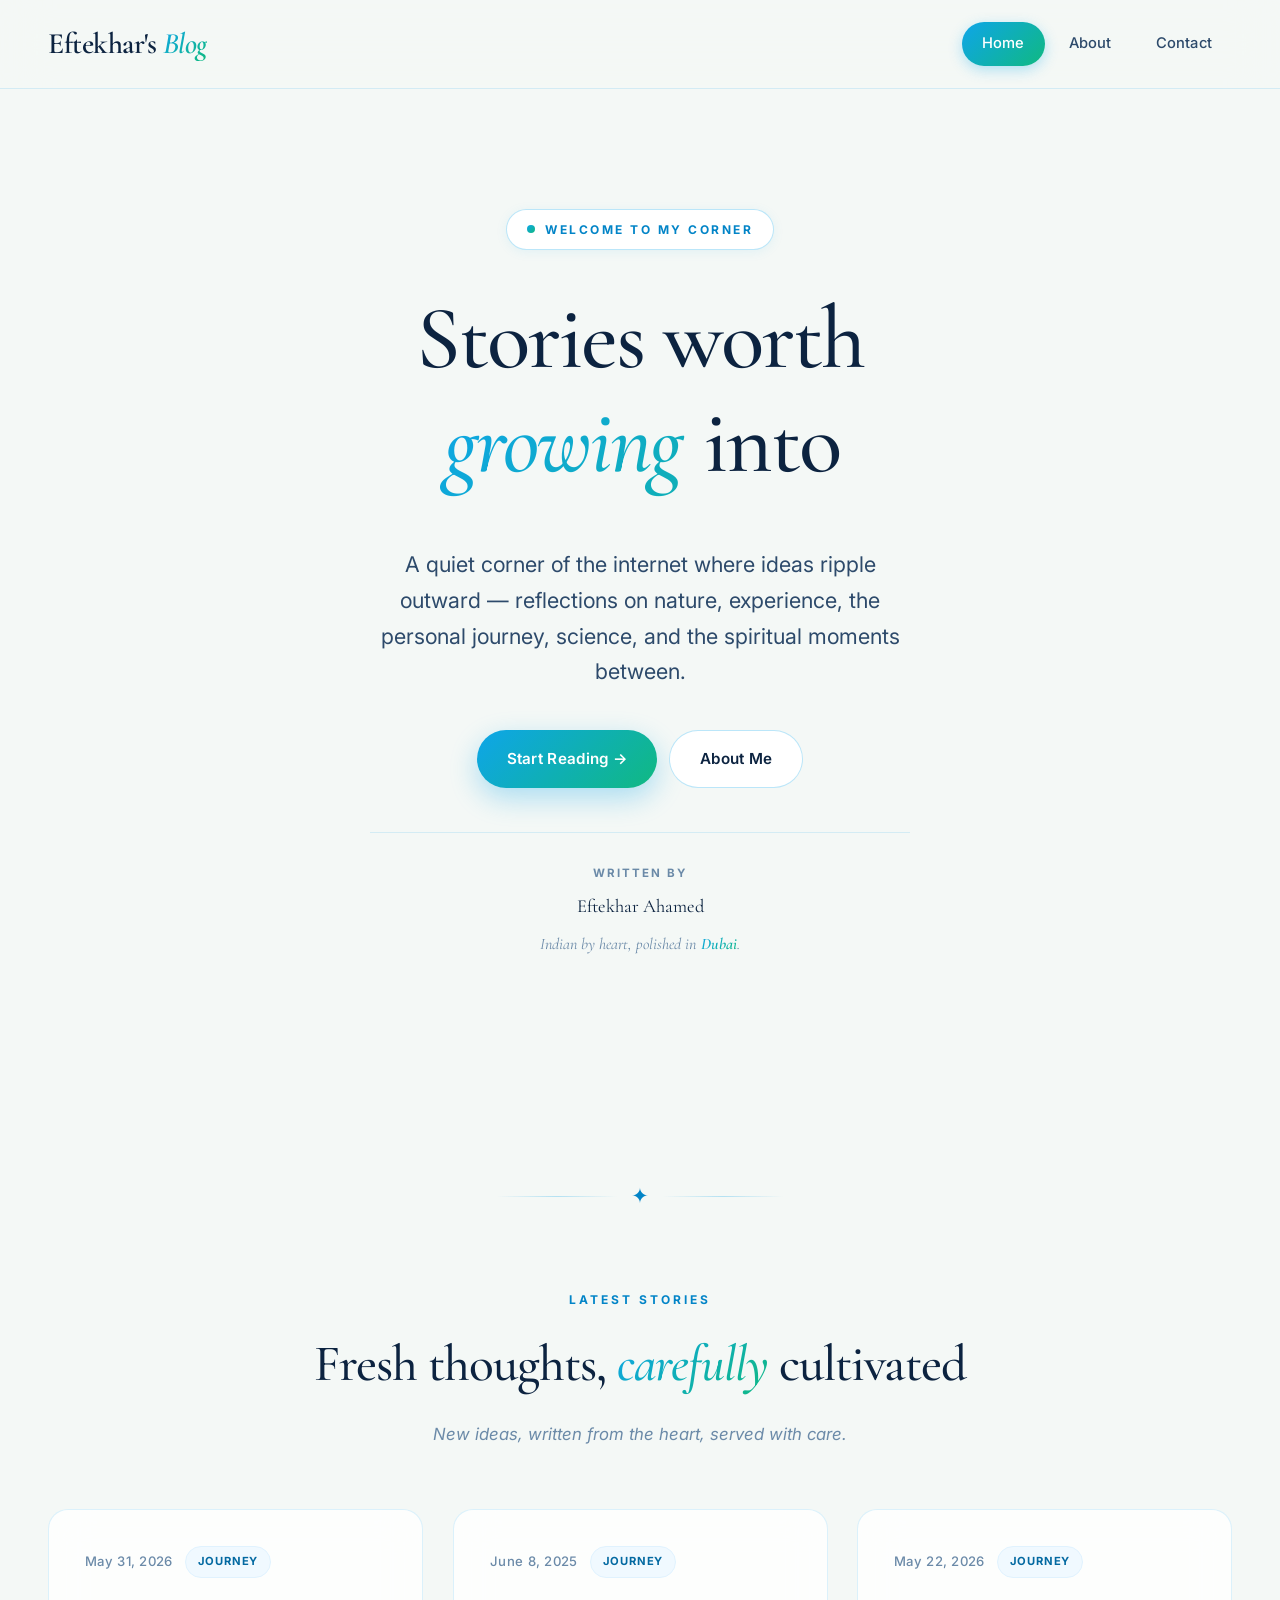
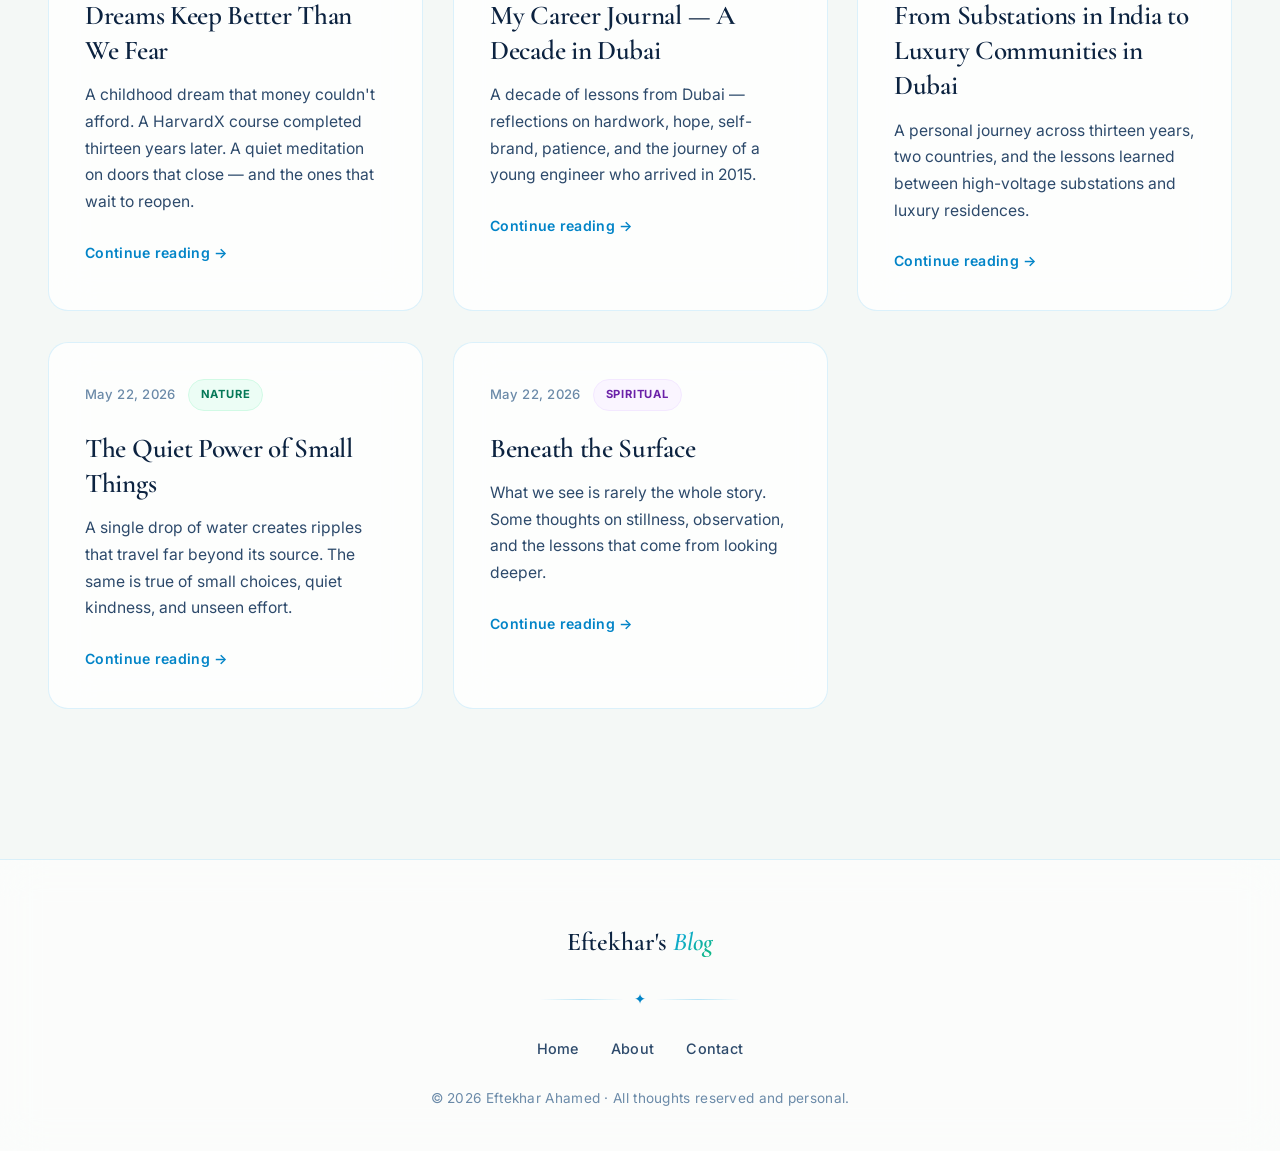
<file: index.html>
<!DOCTYPE html>
<html lang="en">
<head>
    <meta charset="UTF-8">
    <meta name="viewport" content="width=device-width, initial-scale=1.0">
    <meta name="color-scheme" content="light only">
    <title>Eftekhar's Blog — Stories worth growing into</title>
    <meta name="description" content="A personal blog by Eftekhar Ahamed. Reflections on nature, experience, personal journey, science, and the quiet spiritual moments between.">
    <link rel="preconnect" href="https://fonts.googleapis.com">
    <link rel="preconnect" href="https://fonts.gstatic.com" crossorigin>
    <link href="https://fonts.googleapis.com/css2?family=Cormorant+Garamond:ital,wght@0,400;0,500;0,600;0,700;1,400;1,500;1,600&family=Inter:wght@400;500;600;700&display=swap" rel="stylesheet">
    <link rel="stylesheet" href="css/style.css">

    <!-- Google Analytics 4 -->
    <script async src="https://www.googletagmanager.com/gtag/js?id=G-ML8KB2BWMK"></script>
    <script>
      window.dataLayer = window.dataLayer || [];
      function gtag(){dataLayer.push(arguments);}
      gtag('js', new Date());
      gtag('config', 'G-ML8KB2BWMK');
    </script>
</head>
<body>
    <div class="orb orb-1"></div>
    <div class="orb orb-2"></div>
    <div class="orb orb-3"></div>

    <header class="header">
        <div class="container">
            <a href="index.html" class="logo">Eftekhar's <span>Blog</span></a>
            <nav class="nav">
                <a href="index.html" class="active">Home</a>
                <a href="about.html">About</a>
                <a href="contact.html">Contact</a>
            </nav>
        </div>
    </header>

    <main class="container">

        <section class="hero-centered">
            <div class="hero-text">
                <span class="tagline">Welcome to my corner</span>
                <h1>Stories worth<br><em>growing</em> into</h1>
                <p>A quiet corner of the internet where ideas ripple outward — reflections on nature, experience, the personal journey, science, and the spiritual moments between.</p>
                <div class="cta-group">
                    <a href="#posts" class="btn btn-primary">Start Reading →</a>
                    <a href="about.html" class="btn btn-secondary">About Me</a>
                </div>

                <div class="hero-meta">
                    <span class="meta-label">Written by</span>
                    <span class="meta-author">Eftekhar Ahamed</span>
                    <span class="meta-tagline">Indian by heart, polished in <em>Dubai</em>.</span>
                </div>
            </div>
        </section>

        <section class="posts-section" id="posts">
            <div class="elegant-divider reveal"><span>✦</span></div>

            <div class="section-title reveal">
                <span class="label">Latest Stories</span>
                <h2>Fresh thoughts, <em>carefully</em> cultivated</h2>
                <p>New ideas, written from the heart, served with care.</p>
            </div>

            <div class="posts-grid">
                <article class="post-card reveal reveal-delay-1">
                    <div class="post-meta-top">
                        <span class="post-date">May 31, 2026</span>
                        <span class="post-tag tag-journey">Journey</span>
                    </div>
                    <h3><a href="posts/dreams-keep-better-than-we-fear.html">Dreams Keep Better Than We Fear</a></h3>
                    <p>A childhood dream that money couldn't afford. A HarvardX course completed thirteen years later. A quiet meditation on doors that close — and the ones that wait to reopen.</p>
                    <a href="posts/dreams-keep-better-than-we-fear.html" class="read-more">Continue reading →</a>
                </article>

                <article class="post-card reveal reveal-delay-2">
                    <div class="post-meta-top">
                        <span class="post-date">June 8, 2025</span>
                        <span class="post-tag tag-journey">Journey</span>
                    </div>
                    <h3><a href="posts/my-career-journal-decade-in-dubai.html">My Career Journal — A Decade in Dubai</a></h3>
                    <p>A decade of lessons from Dubai — reflections on hardwork, hope, self-brand, patience, and the journey of a young engineer who arrived in 2015.</p>
                    <a href="posts/my-career-journal-decade-in-dubai.html" class="read-more">Continue reading →</a>
                </article>

                <article class="post-card reveal reveal-delay-2">
                    <div class="post-meta-top">
                        <span class="post-date">May 22, 2026</span>
                        <span class="post-tag tag-journey">Journey</span>
                    </div>
                    <h3><a href="posts/substations-to-luxury.html">From Substations in India to Luxury Communities in Dubai</a></h3>
                    <p>A personal journey across thirteen years, two countries, and the lessons learned between high-voltage substations and luxury residences.</p>
                    <a href="posts/substations-to-luxury.html" class="read-more">Continue reading →</a>
                </article>

                <article class="post-card reveal reveal-delay-3">
                    <div class="post-meta-top">
                        <span class="post-date">May 22, 2026</span>
                        <span class="post-tag tag-nature">Nature</span>
                    </div>
                    <h3><a href="posts/the-quiet-power-of-small-things.html">The Quiet Power of Small Things</a></h3>
                    <p>A single drop of water creates ripples that travel far beyond its source. The same is true of small choices, quiet kindness, and unseen effort.</p>
                    <a href="posts/the-quiet-power-of-small-things.html" class="read-more">Continue reading →</a>
                </article>

                <article class="post-card reveal reveal-delay-3">
                    <div class="post-meta-top">
                        <span class="post-date">May 22, 2026</span>
                        <span class="post-tag tag-spiritual">Spiritual</span>
                    </div>
                    <h3><a href="posts/beneath-the-surface.html">Beneath the Surface</a></h3>
                    <p>What we see is rarely the whole story. Some thoughts on stillness, observation, and the lessons that come from looking deeper.</p>
                    <a href="posts/beneath-the-surface.html" class="read-more">Continue reading →</a>
                </article>
            </div>
        </section>
    </main>

    <footer class="footer">
        <div class="container">
            <div class="footer-logo">Eftekhar's <span>Blog</span></div>
            <div class="footer-divider"><span>✦</span></div>
            <div class="footer-links">
                <a href="index.html">Home</a>
                <a href="about.html">About</a>
                <a href="contact.html">Contact</a>
            </div>
            <p>&copy; 2026 Eftekhar Ahamed · All thoughts reserved and personal.</p>
        </div>
    </footer>

    <script src="js/main.js" defer></script>
</body>
</html>
</file>
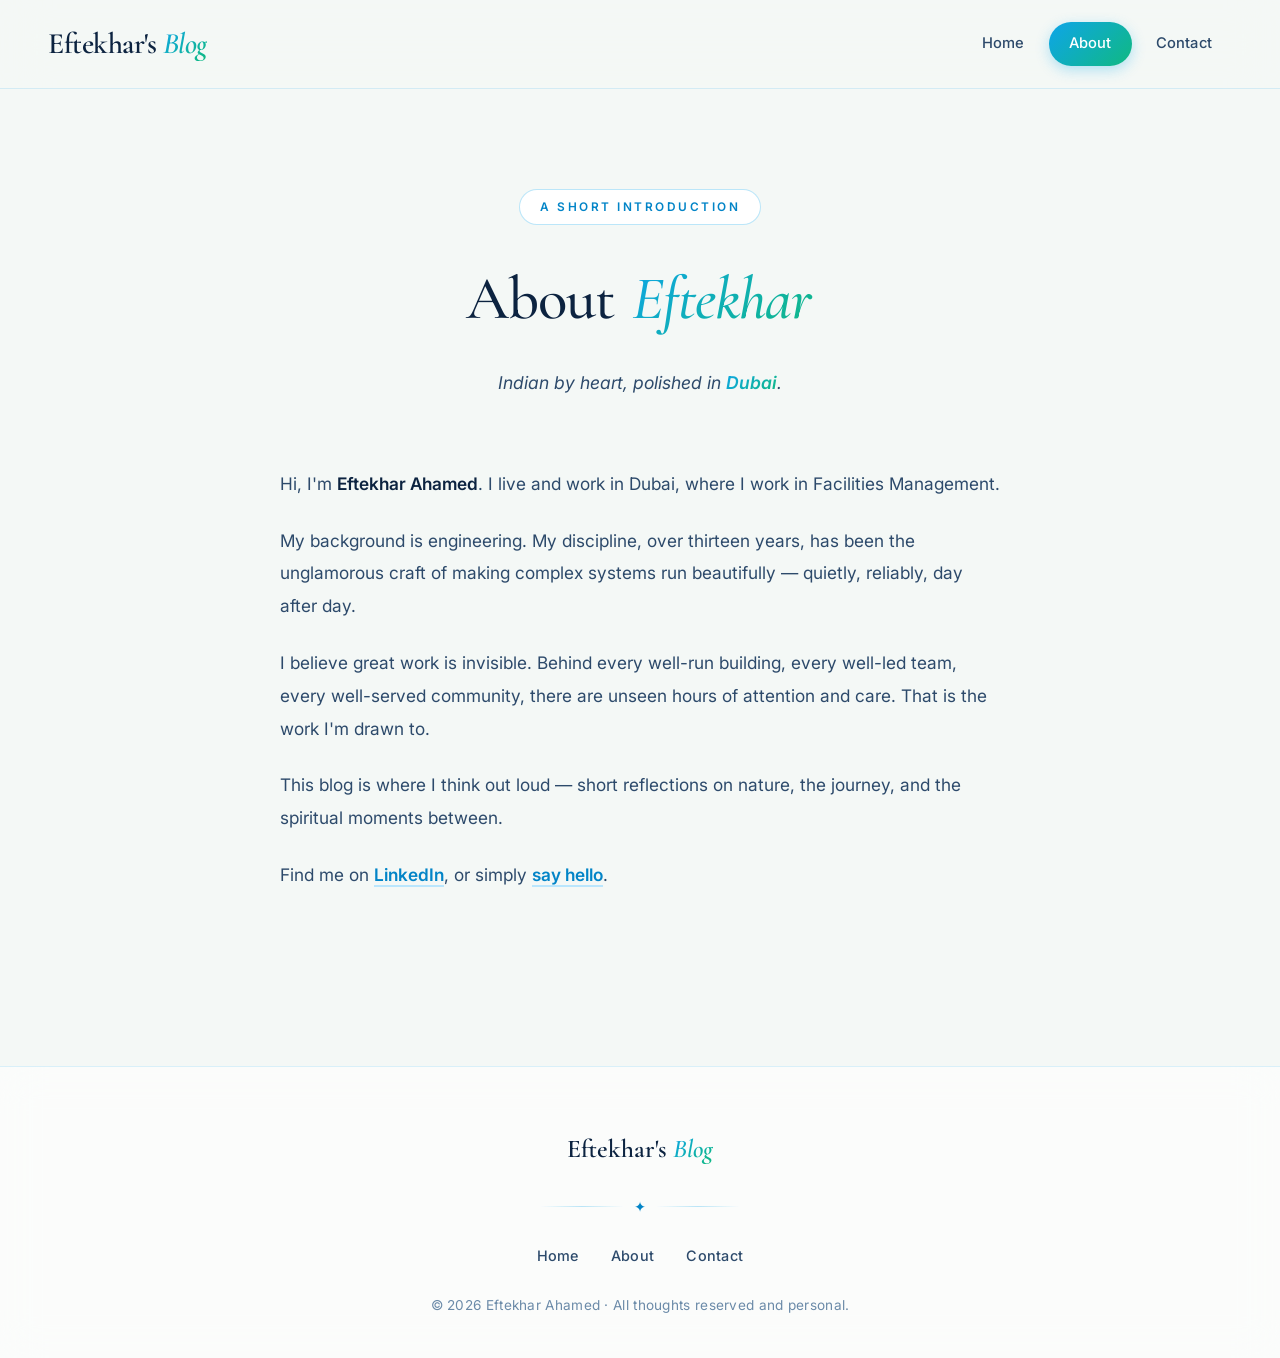
<file: about.html>
<!DOCTYPE html>
<html lang="en">
<head>
    <meta charset="UTF-8">
    <meta name="viewport" content="width=device-width, initial-scale=1.0">
    <meta name="color-scheme" content="light only">
    <title>About — Eftekhar Ahamed</title>
    <meta name="description" content="Eftekhar Ahamed — Facilities Management professional based in Dubai. Engineer, writer, lifelong learner.">
    <link rel="preconnect" href="https://fonts.googleapis.com">
    <link rel="preconnect" href="https://fonts.gstatic.com" crossorigin>
    <link href="https://fonts.googleapis.com/css2?family=Cormorant+Garamond:ital,wght@0,400;0,500;0,600;0,700;1,400;1,500;1,600&family=Inter:wght@400;500;600;700&display=swap" rel="stylesheet">
    <link rel="stylesheet" href="css/style.css">

    <!-- Google Analytics 4 -->
    <script async src="https://www.googletagmanager.com/gtag/js?id=G-ML8KB2BWMK"></script>
    <script>
      window.dataLayer = window.dataLayer || [];
      function gtag(){dataLayer.push(arguments);}
      gtag('js', new Date());
      gtag('config', 'G-ML8KB2BWMK');
    </script>
</head>
<body>
    <div class="orb orb-1"></div>
    <div class="orb orb-2"></div>
    <div class="orb orb-3"></div>

    <header class="header">
        <div class="container">
            <a href="index.html" class="logo">Eftekhar's <span>Blog</span></a>
            <nav class="nav">
                <a href="index.html">Home</a>
                <a href="about.html" class="active">About</a>
                <a href="contact.html">Contact</a>
            </nav>
        </div>
    </header>

    <main class="container">
        <section class="page-hero">
            <span class="tagline">A short introduction</span>
            <h1>About <em>Eftekhar</em></h1>
            <p>Indian by heart, polished in <em>Dubai</em>.</p>
        </section>

        <section class="about-content">
            <p>Hi, I'm <strong>Eftekhar Ahamed</strong>. I live and work in Dubai, where I work in Facilities Management.</p>

            <p>My background is engineering. My discipline, over thirteen years, has been the unglamorous craft of making complex systems run beautifully — quietly, reliably, day after day.</p>

            <p>I believe great work is invisible. Behind every well-run building, every well-led team, every well-served community, there are unseen hours of attention and care. That is the work I'm drawn to.</p>

            <p>This blog is where I think out loud — short reflections on nature, the journey, and the spiritual moments between.</p>

            <p>Find me on <a href="https://www.linkedin.com/in/eftekhar-ahamed-2933852b/" target="_blank" rel="noopener">LinkedIn</a>, or simply <a href="contact.html">say hello</a>.</p>
        </section>
    </main>

    <footer class="footer">
        <div class="container">
            <div class="footer-logo">Eftekhar's <span>Blog</span></div>
            <div class="footer-divider"><span>✦</span></div>
            <div class="footer-links">
                <a href="index.html">Home</a>
                <a href="about.html">About</a>
                <a href="contact.html">Contact</a>
            </div>
            <p>&copy; 2026 Eftekhar Ahamed · All thoughts reserved and personal.</p>
        </div>
    </footer>

    <script src="js/main.js" defer></script>
</body>
</html>
</file>
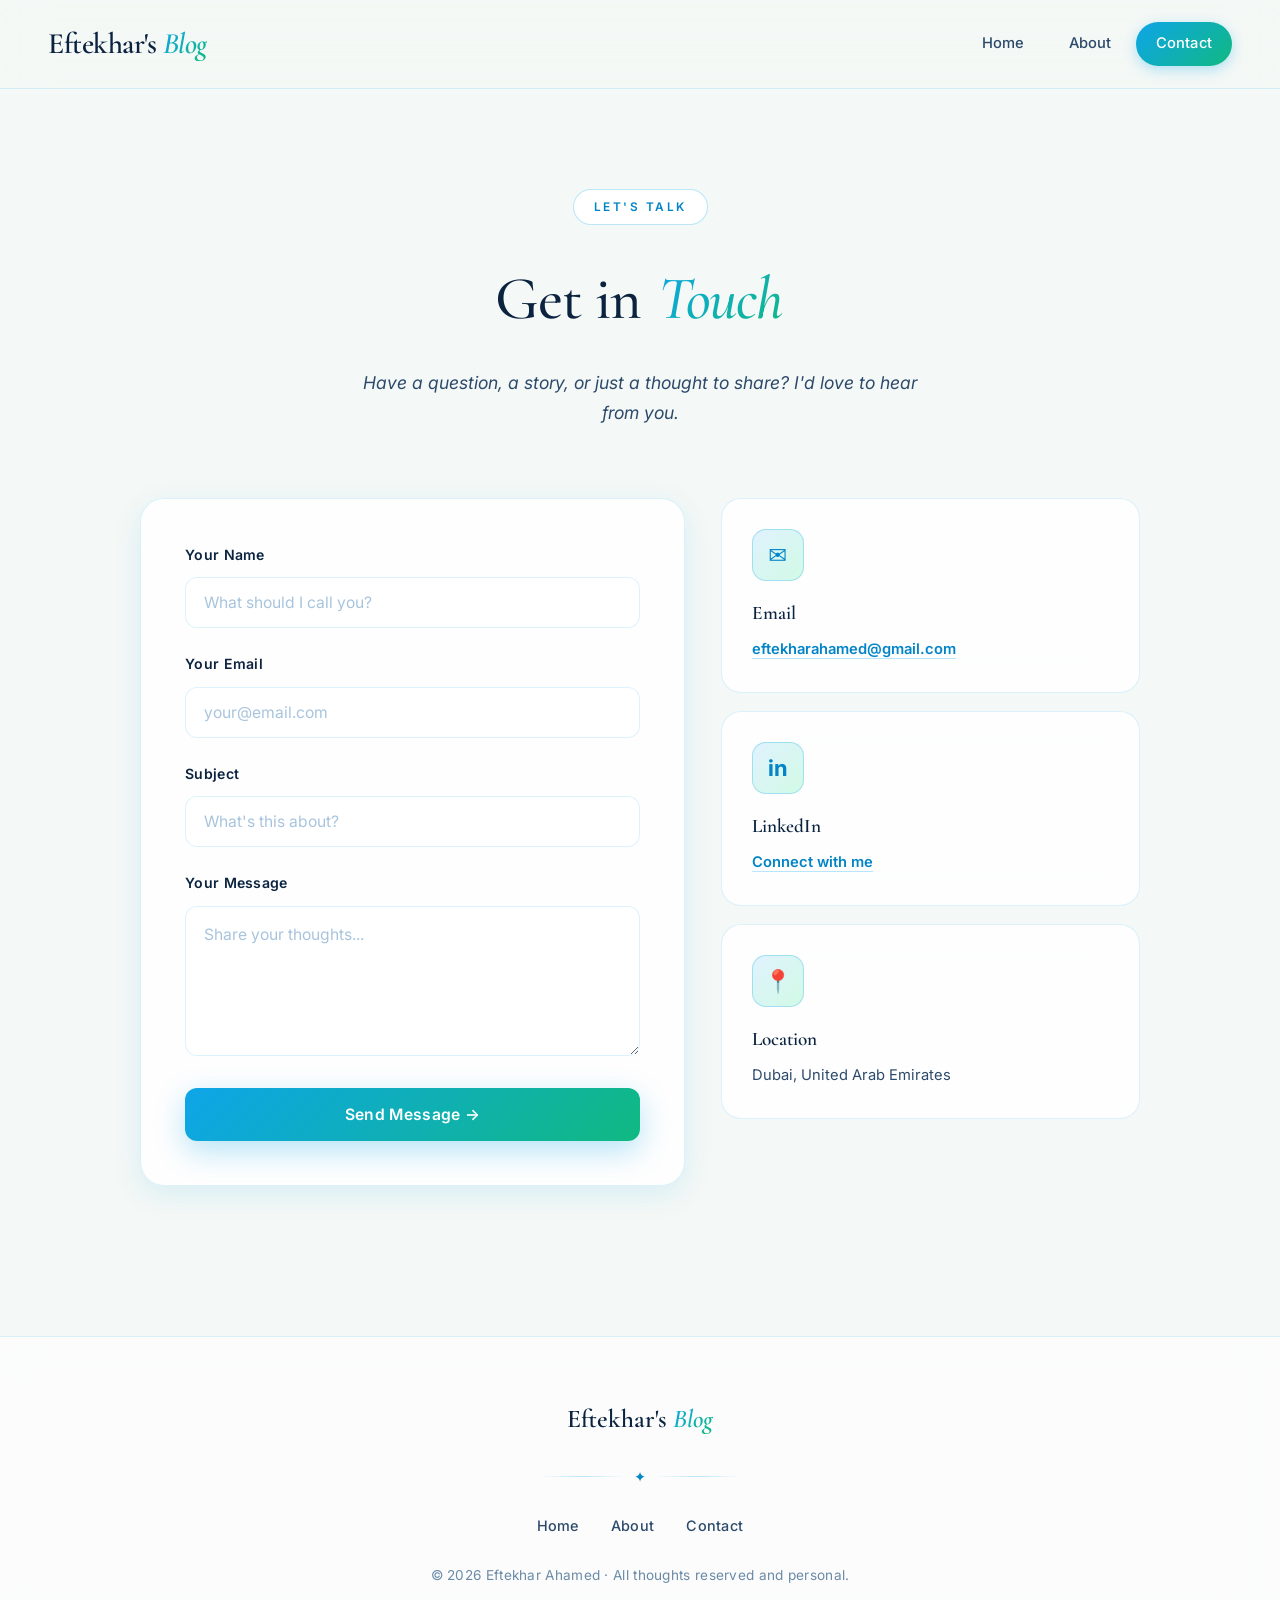
<file: contact.html>
<!DOCTYPE html>
<html lang="en">
<head>
    <meta charset="UTF-8">
    <meta name="viewport" content="width=device-width, initial-scale=1.0">
    <meta name="color-scheme" content="light only">
    <title>Contact — Eftekhar Ahamed | Get in Touch</title>
    <meta name="description" content="Get in touch with Eftekhar Ahamed in Dubai. Email and LinkedIn contact details.">
    <link rel="preconnect" href="https://fonts.googleapis.com">
    <link rel="preconnect" href="https://fonts.gstatic.com" crossorigin>
    <link href="https://fonts.googleapis.com/css2?family=Cormorant+Garamond:ital,wght@0,400;0,500;0,600;0,700;1,400;1,500;1,600&family=Inter:wght@400;500;600;700&display=swap" rel="stylesheet">
    <link rel="stylesheet" href="css/style.css">

    <!-- Google Analytics 4 -->
    <script async src="https://www.googletagmanager.com/gtag/js?id=G-ML8KB2BWMK"></script>
    <script>
      window.dataLayer = window.dataLayer || [];
      function gtag(){dataLayer.push(arguments);}
      gtag('js', new Date());
      gtag('config', 'G-ML8KB2BWMK');
    </script>
</head>
<body>
    <div class="orb orb-1"></div>
    <div class="orb orb-2"></div>
    <div class="orb orb-3"></div>

    <header class="header">
        <div class="container">
            <a href="index.html" class="logo">Eftekhar's <span>Blog</span></a>
            <nav class="nav">
                <a href="index.html">Home</a>
                <a href="about.html">About</a>
                <a href="contact.html" class="active">Contact</a>
            </nav>
        </div>
    </header>

    <main class="container">
        <section class="page-hero">
            <span class="tagline">Let's Talk</span>
            <h1>Get in <em>Touch</em></h1>
            <p>Have a question, a story, or just a thought to share? I'd love to hear from you.</p>
        </section>

        <section class="contact-wrap">
            <form class="contact-form" action="mailto:eftekharahamed@gmail.com" method="post" enctype="text/plain">
                <div class="form-group">
                    <label for="name">Your Name</label>
                    <input type="text" id="name" name="name" placeholder="What should I call you?" required>
                </div>

                <div class="form-group">
                    <label for="email">Your Email</label>
                    <input type="email" id="email" name="email" placeholder="your@email.com" required>
                </div>

                <div class="form-group">
                    <label for="subject">Subject</label>
                    <input type="text" id="subject" name="subject" placeholder="What's this about?" required>
                </div>

                <div class="form-group">
                    <label for="message">Your Message</label>
                    <textarea id="message" name="message" placeholder="Share your thoughts..." required></textarea>
                </div>

                <button type="submit">Send Message →</button>
            </form>

            <div class="contact-info">
                <div class="contact-card">
                    <div class="icon-wrap">✉</div>
                    <h3>Email</h3>
                    <p><a href="mailto:eftekharahamed@gmail.com">eftekharahamed@gmail.com</a></p>
                </div>

                <div class="contact-card">
                    <div class="icon-wrap">in</div>
                    <h3>LinkedIn</h3>
                    <p><a href="https://www.linkedin.com/in/eftekhar-ahamed-2933852b/" target="_blank" rel="noopener">Connect with me</a></p>
                </div>

                <div class="contact-card">
                    <div class="icon-wrap">📍</div>
                    <h3>Location</h3>
                    <p>Dubai, United Arab Emirates</p>
                </div>
            </div>
        </section>
    </main>

    <footer class="footer">
        <div class="container">
            <div class="footer-logo">Eftekhar's <span>Blog</span></div>
            <div class="footer-divider"><span>✦</span></div>
            <div class="footer-links">
                <a href="index.html">Home</a>
                <a href="about.html">About</a>
                <a href="contact.html">Contact</a>
            </div>
            <p>&copy; 2026 Eftekhar Ahamed · All thoughts reserved and personal.</p>
        </div>
    </footer>

    <script src="js/main.js" defer></script>
</body>
</html>
</file>
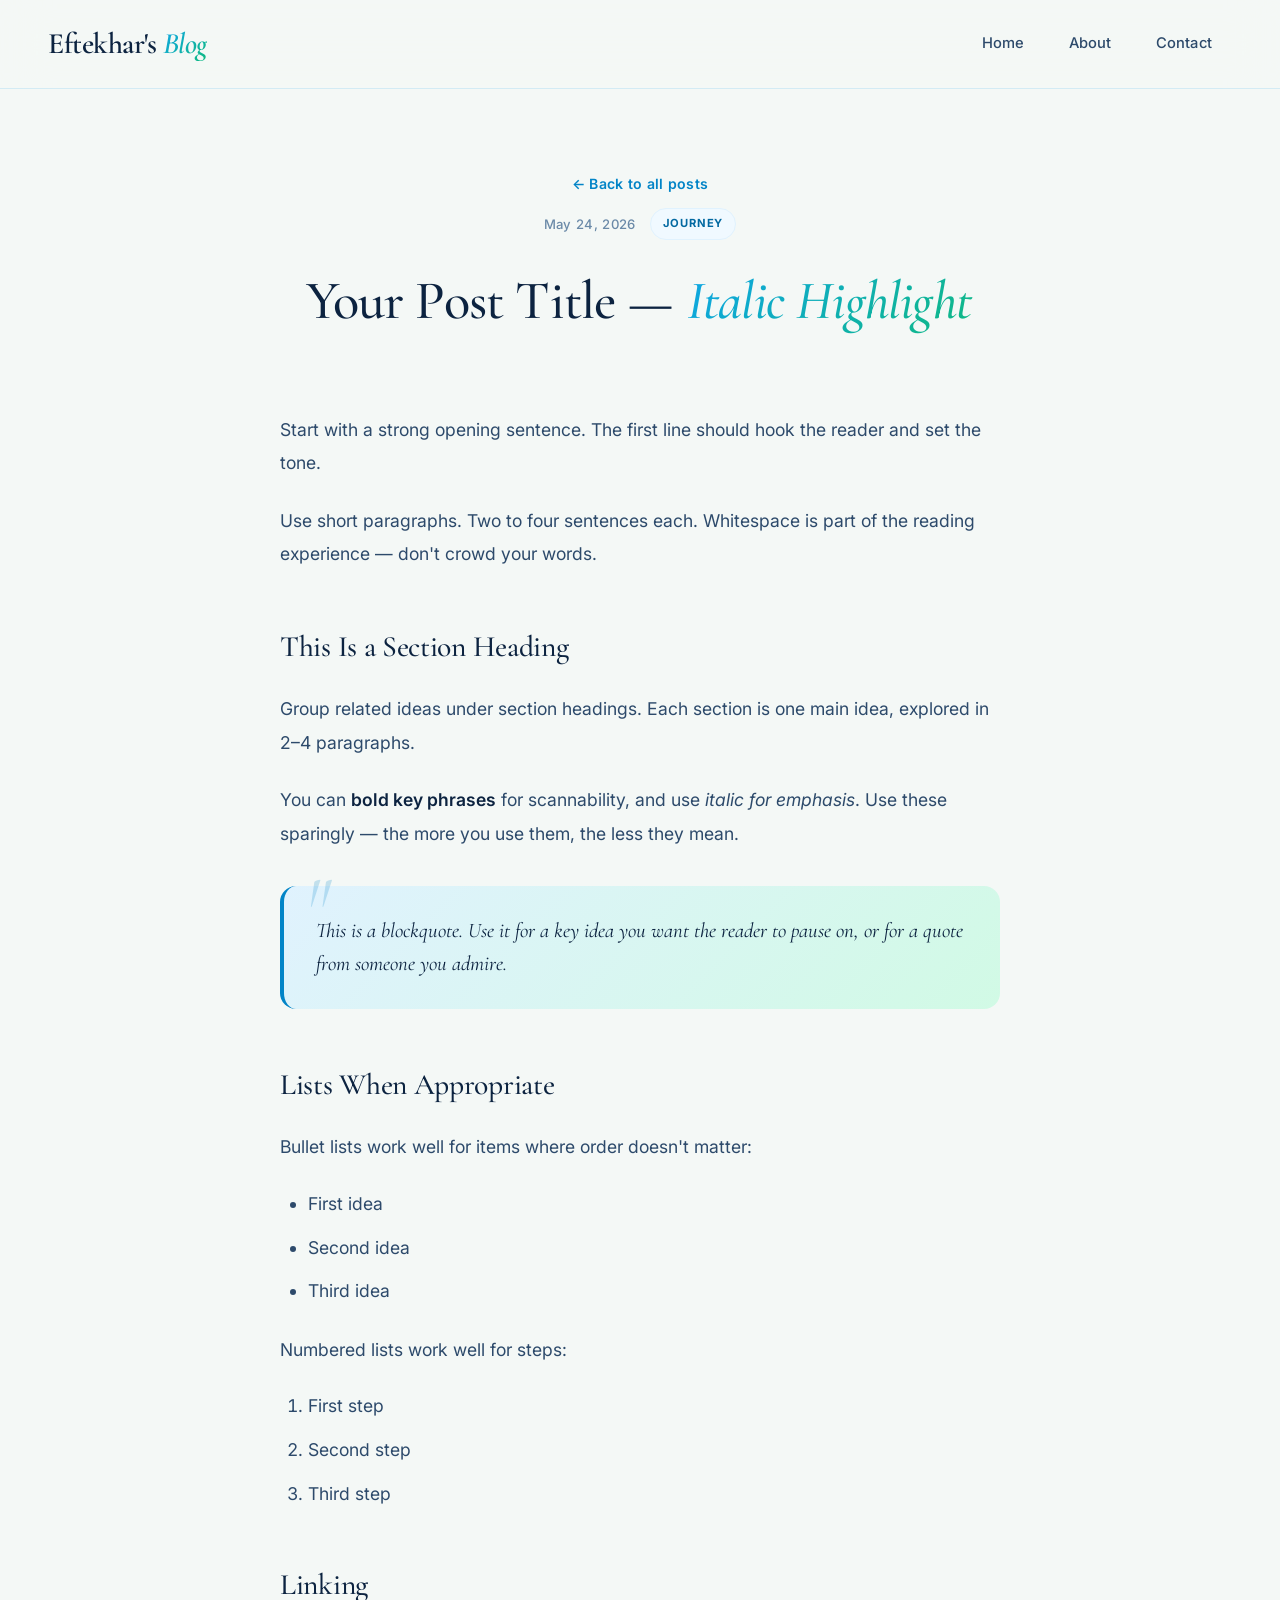
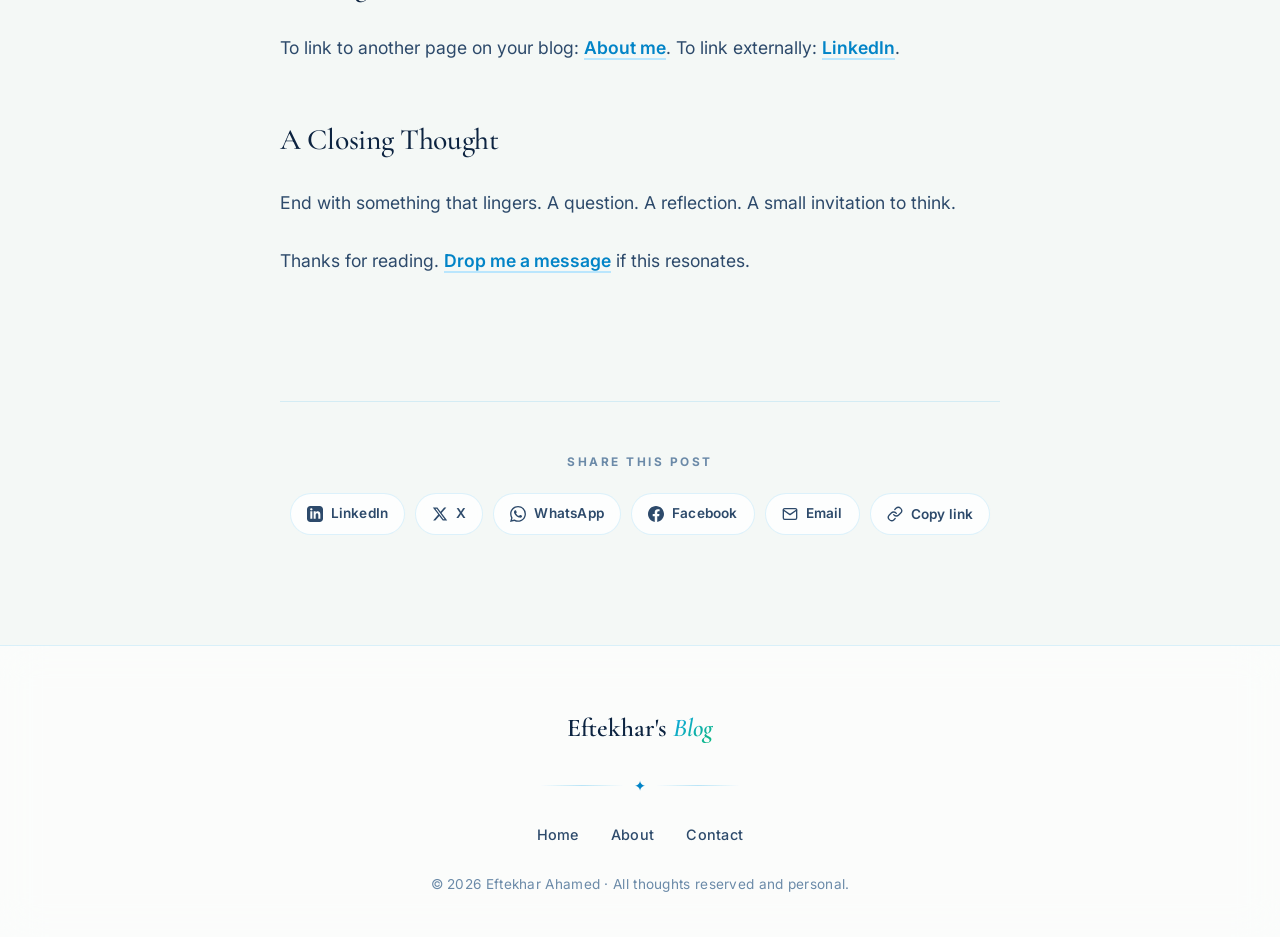
<file: NEW-POST-TEMPLATE.html>
<!DOCTYPE html>
<!--
  ╔══════════════════════════════════════════════════════════════════╗
  ║  BLOG POST TEMPLATE — Eftekhar's Blog                            ║
  ║  ──────────────────────────────────────────────────────────────  ║
  ║  STEP 1: Save this file in posts/ folder with a descriptive name ║
  ║          Example: posts/lessons-from-the-desert.html             ║
  ║  STEP 2: Update the 6 highlighted areas below (search "EDIT")    ║
  ║  STEP 3: Write your content in the post-content section          ║
  ║  STEP 4: Add a matching card on index.html (copy existing card)  ║
  ║  STEP 5: git add -A && git commit -m "Add post" && git push      ║
  ╚══════════════════════════════════════════════════════════════════╝
-->
<html lang="en">
<head>
    <meta charset="UTF-8">
    <meta name="viewport" content="width=device-width, initial-scale=1.0">
    <meta name="color-scheme" content="light only">

    <!-- EDIT 1: Browser tab title -->
    <title>Your Post Title | Eftekhar's Blog</title>

    <!-- EDIT 2: One-sentence description (used by Google & social previews) -->
    <meta name="description" content="A short, compelling summary of your post in one sentence.">

    <link rel="preconnect" href="https://fonts.googleapis.com">
    <link rel="preconnect" href="https://fonts.gstatic.com" crossorigin>
    <link href="https://fonts.googleapis.com/css2?family=Cormorant+Garamond:ital,wght@0,400;0,500;0,600;0,700;1,400;1,500;1,600&family=Inter:wght@400;500;600;700&display=swap" rel="stylesheet">
    <link rel="stylesheet" href="../css/style.css">

    <!-- Google Analytics 4 -->
    <script async src="https://www.googletagmanager.com/gtag/js?id=G-ML8KB2BWMK"></script>
    <script>
      window.dataLayer = window.dataLayer || [];
      function gtag(){dataLayer.push(arguments);}
      gtag('js', new Date());
      gtag('config', 'G-ML8KB2BWMK');
    </script>
</head>
<body>
    <div class="orb orb-1"></div>
    <div class="orb orb-2"></div>
    <div class="orb orb-3"></div>

    <header class="header">
        <div class="container">
            <a href="../index.html" class="logo">Eftekhar's <span>Blog</span></a>
            <nav class="nav">
                <a href="../index.html">Home</a>
                <a href="../about.html">About</a>
                <a href="../contact.html">Contact</a>
            </nav>
        </div>
    </header>

    <main class="container">
        <article>
            <div class="post-header">
                <a href="../index.html" class="back-link">← Back to all posts</a>
                <div class="post-meta">

                    <!-- EDIT 3: Date the post was written -->
                    <span class="post-date">May 24, 2026</span>

                    <!-- EDIT 4: Pick ONE tag — delete the others -->
                    <span class="post-tag tag-journey">Journey</span>
                    <!-- <span class="post-tag tag-nature">Nature</span> -->
                    <!-- <span class="post-tag tag-spiritual">Spiritual</span> -->
                    <!-- <span class="post-tag tag-experience">Experience</span> -->
                    <!-- <span class="post-tag tag-science">Science</span> -->
                    <!-- <span class="post-tag tag-life">Life</span> -->

                </div>

                <!-- EDIT 5: Your title. Wrap the highlighted part in <em>...</em> -->
                <h1>Your Post Title — <em>Italic Highlight</em></h1>
            </div>

            <!-- EDIT 6: Write your post body inside this div -->
            <div class="post-content">

                <p>Start with a strong opening sentence. The first line should hook the reader and set the tone.</p>

                <p>Use short paragraphs. Two to four sentences each. Whitespace is part of the reading experience — don't crowd your words.</p>

                <h2>This Is a Section Heading</h2>

                <p>Group related ideas under section headings. Each section is one main idea, explored in 2–4 paragraphs.</p>

                <p>You can <strong>bold key phrases</strong> for scannability, and use <em>italic for emphasis</em>. Use these sparingly — the more you use them, the less they mean.</p>

                <blockquote>This is a blockquote. Use it for a key idea you want the reader to pause on, or for a quote from someone you admire.</blockquote>

                <h2>Lists When Appropriate</h2>

                <p>Bullet lists work well for items where order doesn't matter:</p>
                <ul>
                    <li>First idea</li>
                    <li>Second idea</li>
                    <li>Third idea</li>
                </ul>

                <p>Numbered lists work well for steps:</p>
                <ol>
                    <li>First step</li>
                    <li>Second step</li>
                    <li>Third step</li>
                </ol>

                <h2>Linking</h2>

                <p>To link to another page on your blog: <a href="../about.html">About me</a>. To link externally: <a href="https://www.linkedin.com/in/eftekhar-ahamed-2933852b/" target="_blank" rel="noopener">LinkedIn</a>.</p>

                <h2>A Closing Thought</h2>

                <p>End with something that lingers. A question. A reflection. A small invitation to think.</p>

                <p>Thanks for reading. <a href="../contact.html">Drop me a message</a> if this resonates.</p>

            </div>

            <!-- Share & Copyright (don't change — they auto-handle the current URL) -->
            <section class="post-share">
                <div class="share-label">Share this post</div>
                <div class="share-buttons">
                    <a href="#" class="share-btn" data-share="linkedin" aria-label="Share on LinkedIn">
                        <svg viewBox="0 0 24 24" fill="currentColor"><path d="M19 0h-14C2.24 0 0 2.24 0 5v14c0 2.76 2.24 5 5 5h14c2.76 0 5-2.24 5-5V5c0-2.76-2.24-5-5-5zM8 19H5V8h3v11zM6.5 6.73c-.97 0-1.75-.79-1.75-1.76s.78-1.76 1.75-1.76 1.75.79 1.75 1.76-.78 1.76-1.75 1.76zM20 19h-3v-5.6c0-3.37-4-3.11-4 0V19h-3V8h3v1.77c1.39-2.58 7-2.77 7 2.46V19z"/></svg>
                        <span class="share-label-text">LinkedIn</span>
                    </a>
                    <a href="#" class="share-btn" data-share="twitter" aria-label="Share on X">
                        <svg viewBox="0 0 24 24" fill="currentColor"><path d="M18.244 2.25h3.308l-7.227 8.26 8.502 11.24H16.17l-5.214-6.817L4.99 21.75H1.68l7.73-8.835L1.254 2.25H8.08l4.713 6.231zm-1.161 17.52h1.833L7.084 4.126H5.117z"/></svg>
                        <span class="share-label-text">X</span>
                    </a>
                    <a href="#" class="share-btn" data-share="whatsapp" aria-label="Share on WhatsApp">
                        <svg viewBox="0 0 24 24" fill="currentColor"><path d="M17.472 14.382c-.297-.149-1.758-.867-2.03-.967-.273-.099-.471-.148-.67.15-.197.297-.767.966-.94 1.164-.173.199-.347.223-.644.075-.297-.15-1.255-.463-2.39-1.475-.883-.788-1.48-1.761-1.653-2.059-.173-.297-.018-.458.13-.606.134-.133.298-.347.446-.52.149-.174.198-.298.298-.497.099-.198.05-.371-.025-.52-.075-.149-.669-1.612-.916-2.207-.242-.579-.487-.5-.669-.51-.173-.008-.371-.01-.57-.01-.198 0-.52.074-.792.372-.272.297-1.04 1.016-1.04 2.479 0 1.462 1.065 2.875 1.213 3.074.149.198 2.096 3.2 5.077 4.487.709.306 1.262.489 1.694.625.712.227 1.36.195 1.871.118.571-.085 1.758-.719 2.006-1.413.248-.694.248-1.289.173-1.413-.074-.124-.272-.198-.57-.347m-5.421 7.403h-.004a9.87 9.87 0 01-5.031-1.378l-.361-.214-3.741.982.998-3.648-.235-.374a9.86 9.86 0 01-1.51-5.26c.001-5.45 4.436-9.884 9.888-9.884 2.64 0 5.122 1.03 6.988 2.898a9.825 9.825 0 012.893 6.994c-.003 5.45-4.437 9.884-9.885 9.884m8.413-18.297A11.815 11.815 0 0012.05 0C5.495 0 .16 5.335.157 11.892c0 2.096.547 4.142 1.588 5.945L.057 24l6.305-1.654a11.882 11.882 0 005.683 1.448h.005c6.554 0 11.89-5.335 11.893-11.893a11.821 11.821 0 00-3.48-8.413Z"/></svg>
                        <span class="share-label-text">WhatsApp</span>
                    </a>
                    <a href="#" class="share-btn" data-share="facebook" aria-label="Share on Facebook">
                        <svg viewBox="0 0 24 24" fill="currentColor"><path d="M24 12.073c0-6.627-5.373-12-12-12s-12 5.373-12 12c0 5.99 4.388 10.954 10.125 11.854v-8.385H7.078v-3.47h3.047V9.43c0-3.007 1.792-4.669 4.533-4.669 1.312 0 2.686.235 2.686.235v2.953H15.83c-1.491 0-1.956.925-1.956 1.874v2.25h3.328l-.532 3.47h-2.796v8.385C19.612 23.027 24 18.062 24 12.073z"/></svg>
                        <span class="share-label-text">Facebook</span>
                    </a>
                    <a href="#" class="share-btn" data-share="email" aria-label="Share by email">
                        <svg viewBox="0 0 24 24" fill="none" stroke="currentColor" stroke-width="2" stroke-linecap="round" stroke-linejoin="round"><path d="M4 4h16c1.1 0 2 .9 2 2v12c0 1.1-.9 2-2 2H4c-1.1 0-2-.9-2-2V6c0-1.1.9-2 2-2z"/><polyline points="22,6 12,13 2,6"/></svg>
                        <span class="share-label-text">Email</span>
                    </a>
                    <button class="share-btn share-copy" data-share="copy" aria-label="Copy link">
                        <svg viewBox="0 0 24 24" fill="none" stroke="currentColor" stroke-width="2" stroke-linecap="round" stroke-linejoin="round"><path d="M10 13a5 5 0 0 0 7.54.54l3-3a5 5 0 0 0-7.07-7.07l-1.72 1.71"/><path d="M14 11a5 5 0 0 0-7.54-.54l-3 3a5 5 0 0 0 7.07 7.07l1.71-1.71"/></svg>
                        <span class="share-label-text">Copy link</span>
                    </button>
                </div>
            </section>

        </article>
    </main>

    <footer class="footer">
        <div class="container">
            <div class="footer-logo">Eftekhar's <span>Blog</span></div>
            <div class="footer-divider"><span>✦</span></div>
            <div class="footer-links">
                <a href="../index.html">Home</a>
                <a href="../about.html">About</a>
                <a href="../contact.html">Contact</a>
            </div>
            <p>&copy; 2026 Eftekhar Ahamed · All thoughts reserved and personal.</p>
        </div>
    </footer>

    <script src="../js/main.js" defer></script>
</body>
</html>
</file>
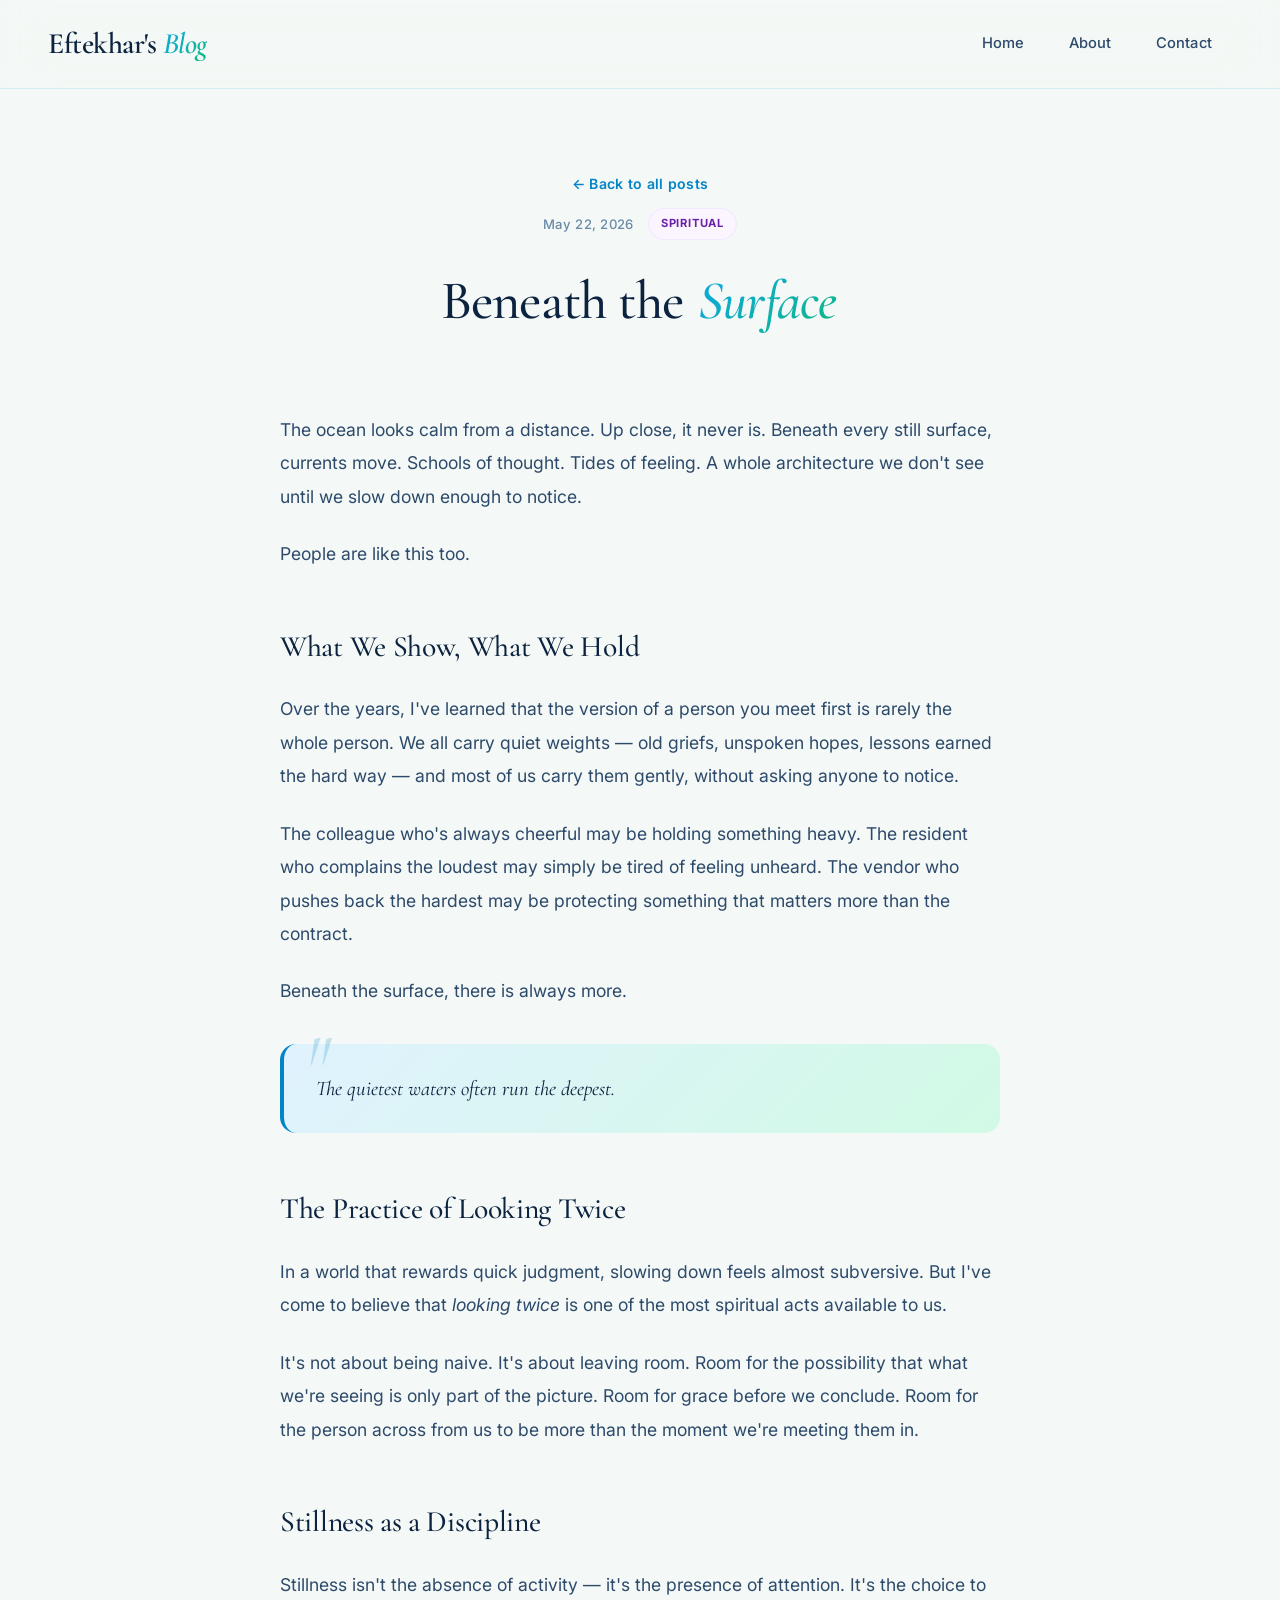
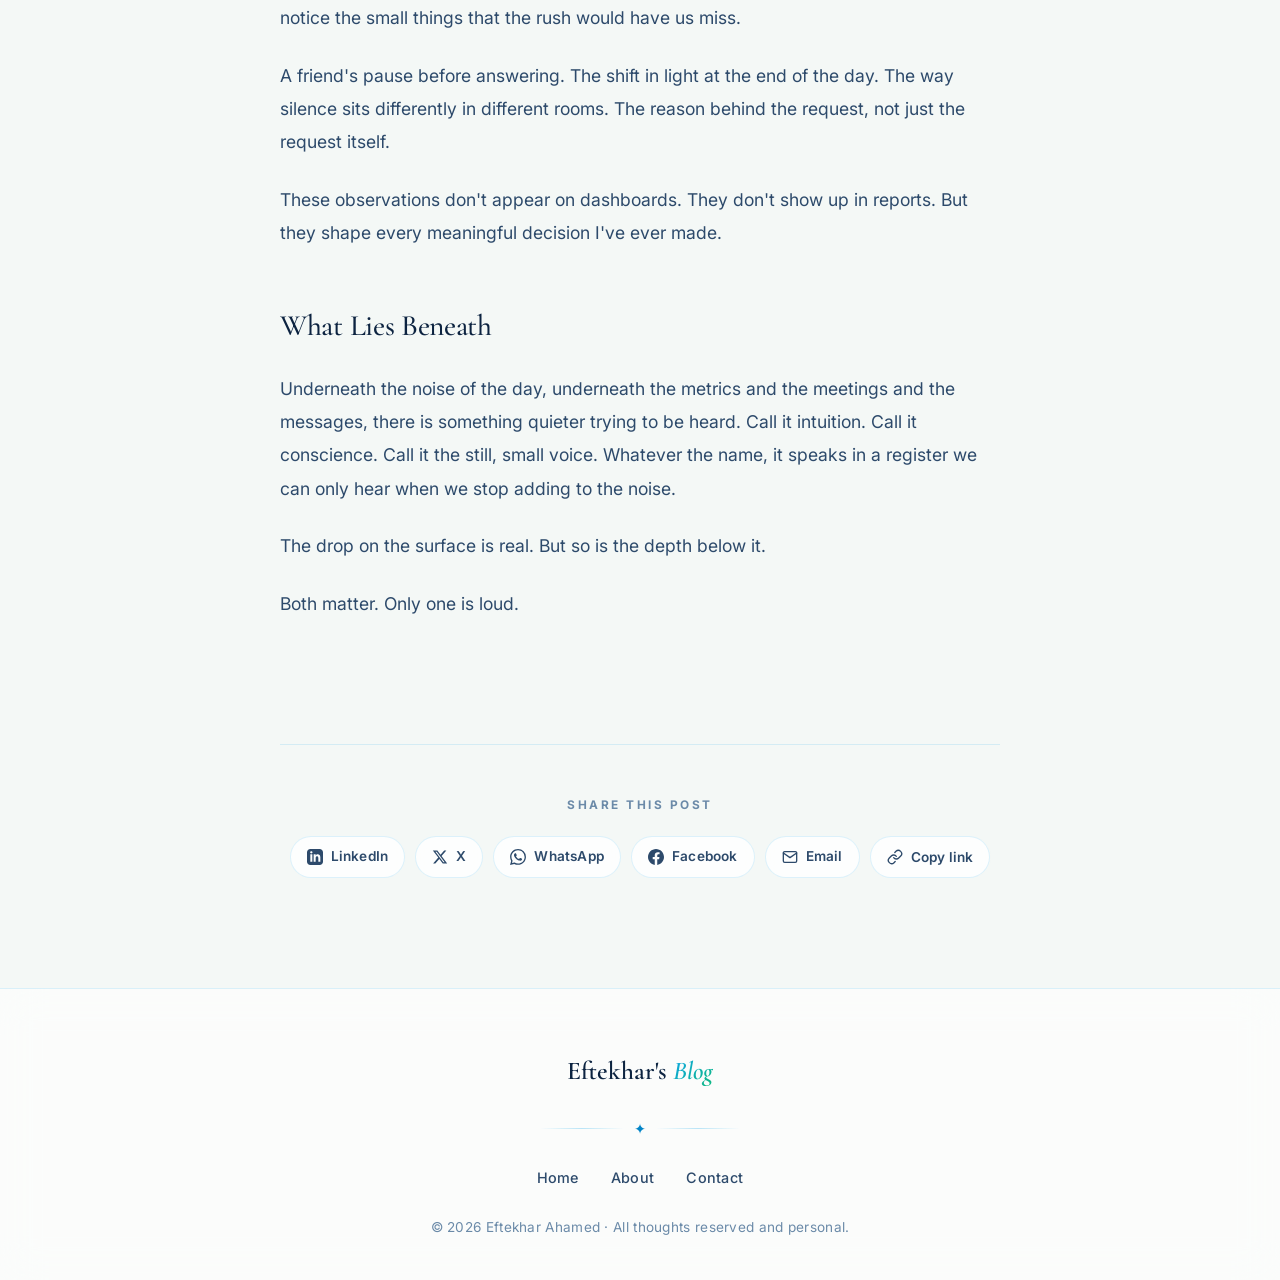
<file: posts/beneath-the-surface.html>
<!DOCTYPE html>
<html lang="en">
<head>
    <meta charset="UTF-8">
    <meta name="viewport" content="width=device-width, initial-scale=1.0">
    <meta name="color-scheme" content="light only">
    <title>Beneath the Surface | Eftekhar's Blog</title>
    <meta name="description" content="What we see is rarely the whole story. Reflections on stillness, observation, and the lessons that come from looking deeper.">
    <link rel="preconnect" href="https://fonts.googleapis.com">
    <link rel="preconnect" href="https://fonts.gstatic.com" crossorigin>
    <link href="https://fonts.googleapis.com/css2?family=Cormorant+Garamond:ital,wght@0,400;0,500;0,600;0,700;1,400;1,500;1,600&family=Inter:wght@400;500;600;700&display=swap" rel="stylesheet">
    <link rel="stylesheet" href="../css/style.css">

    <!-- Google Analytics 4 -->
    <script async src="https://www.googletagmanager.com/gtag/js?id=G-ML8KB2BWMK"></script>
    <script>
      window.dataLayer = window.dataLayer || [];
      function gtag(){dataLayer.push(arguments);}
      gtag('js', new Date());
      gtag('config', 'G-ML8KB2BWMK');
    </script>
</head>
<body>
    <div class="orb orb-1"></div>
    <div class="orb orb-2"></div>
    <div class="orb orb-3"></div>

    <header class="header">
        <div class="container">
            <a href="../index.html" class="logo">Eftekhar's <span>Blog</span></a>
            <nav class="nav">
                <a href="../index.html">Home</a>
                <a href="../about.html">About</a>
                <a href="../contact.html">Contact</a>
            </nav>
        </div>
    </header>

    <main class="container">
        <article>
            <div class="post-header">
                <a href="../index.html" class="back-link">← Back to all posts</a>
                <div class="post-meta">
                    <span class="post-date">May 22, 2026</span>
                    <span class="post-tag tag-spiritual">Spiritual</span>
                </div>
                <h1>Beneath the <em>Surface</em></h1>
            </div>

            <div class="post-content">
                <p>The ocean looks calm from a distance. Up close, it never is. Beneath every still surface, currents move. Schools of thought. Tides of feeling. A whole architecture we don't see until we slow down enough to notice.</p>

                <p>People are like this too.</p>

                <h2>What We Show, What We Hold</h2>
                <p>Over the years, I've learned that the version of a person you meet first is rarely the whole person. We all carry quiet weights — old griefs, unspoken hopes, lessons earned the hard way — and most of us carry them gently, without asking anyone to notice.</p>

                <p>The colleague who's always cheerful may be holding something heavy. The resident who complains the loudest may simply be tired of feeling unheard. The vendor who pushes back the hardest may be protecting something that matters more than the contract.</p>

                <p>Beneath the surface, there is always more.</p>

                <blockquote>The quietest waters often run the deepest.</blockquote>

                <h2>The Practice of Looking Twice</h2>
                <p>In a world that rewards quick judgment, slowing down feels almost subversive. But I've come to believe that <em>looking twice</em> is one of the most spiritual acts available to us.</p>

                <p>It's not about being naive. It's about leaving room. Room for the possibility that what we're seeing is only part of the picture. Room for grace before we conclude. Room for the person across from us to be more than the moment we're meeting them in.</p>

                <h2>Stillness as a Discipline</h2>
                <p>Stillness isn't the absence of activity — it's the presence of attention. It's the choice to notice the small things that the rush would have us miss.</p>

                <p>A friend's pause before answering. The shift in light at the end of the day. The way silence sits differently in different rooms. The reason behind the request, not just the request itself.</p>

                <p>These observations don't appear on dashboards. They don't show up in reports. But they shape every meaningful decision I've ever made.</p>

                <h2>What Lies Beneath</h2>
                <p>Underneath the noise of the day, underneath the metrics and the meetings and the messages, there is something quieter trying to be heard. Call it intuition. Call it conscience. Call it the still, small voice. Whatever the name, it speaks in a register we can only hear when we stop adding to the noise.</p>

                <p>The drop on the surface is real. But so is the depth below it.</p>

                <p>Both matter. Only one is loud.</p>
            </div>

            <section class="post-share">
                <div class="share-label">Share this post</div>
                <div class="share-buttons">
                    <a href="#" class="share-btn" data-share="linkedin" aria-label="Share on LinkedIn">
                        <svg viewBox="0 0 24 24" fill="currentColor"><path d="M19 0h-14C2.24 0 0 2.24 0 5v14c0 2.76 2.24 5 5 5h14c2.76 0 5-2.24 5-5V5c0-2.76-2.24-5-5-5zM8 19H5V8h3v11zM6.5 6.73c-.97 0-1.75-.79-1.75-1.76s.78-1.76 1.75-1.76 1.75.79 1.75 1.76-.78 1.76-1.75 1.76zM20 19h-3v-5.6c0-3.37-4-3.11-4 0V19h-3V8h3v1.77c1.39-2.58 7-2.77 7 2.46V19z"/></svg>
                        <span class="share-label-text">LinkedIn</span>
                    </a>
                    <a href="#" class="share-btn" data-share="twitter" aria-label="Share on X">
                        <svg viewBox="0 0 24 24" fill="currentColor"><path d="M18.244 2.25h3.308l-7.227 8.26 8.502 11.24H16.17l-5.214-6.817L4.99 21.75H1.68l7.73-8.835L1.254 2.25H8.08l4.713 6.231zm-1.161 17.52h1.833L7.084 4.126H5.117z"/></svg>
                        <span class="share-label-text">X</span>
                    </a>
                    <a href="#" class="share-btn" data-share="whatsapp" aria-label="Share on WhatsApp">
                        <svg viewBox="0 0 24 24" fill="currentColor"><path d="M17.472 14.382c-.297-.149-1.758-.867-2.03-.967-.273-.099-.471-.148-.67.15-.197.297-.767.966-.94 1.164-.173.199-.347.223-.644.075-.297-.15-1.255-.463-2.39-1.475-.883-.788-1.48-1.761-1.653-2.059-.173-.297-.018-.458.13-.606.134-.133.298-.347.446-.52.149-.174.198-.298.298-.497.099-.198.05-.371-.025-.52-.075-.149-.669-1.612-.916-2.207-.242-.579-.487-.5-.669-.51-.173-.008-.371-.01-.57-.01-.198 0-.52.074-.792.372-.272.297-1.04 1.016-1.04 2.479 0 1.462 1.065 2.875 1.213 3.074.149.198 2.096 3.2 5.077 4.487.709.306 1.262.489 1.694.625.712.227 1.36.195 1.871.118.571-.085 1.758-.719 2.006-1.413.248-.694.248-1.289.173-1.413-.074-.124-.272-.198-.57-.347m-5.421 7.403h-.004a9.87 9.87 0 01-5.031-1.378l-.361-.214-3.741.982.998-3.648-.235-.374a9.86 9.86 0 01-1.51-5.26c.001-5.45 4.436-9.884 9.888-9.884 2.64 0 5.122 1.03 6.988 2.898a9.825 9.825 0 012.893 6.994c-.003 5.45-4.437 9.884-9.885 9.884m8.413-18.297A11.815 11.815 0 0012.05 0C5.495 0 .16 5.335.157 11.892c0 2.096.547 4.142 1.588 5.945L.057 24l6.305-1.654a11.882 11.882 0 005.683 1.448h.005c6.554 0 11.89-5.335 11.893-11.893a11.821 11.821 0 00-3.48-8.413Z"/></svg>
                        <span class="share-label-text">WhatsApp</span>
                    </a>
                    <a href="#" class="share-btn" data-share="facebook" aria-label="Share on Facebook">
                        <svg viewBox="0 0 24 24" fill="currentColor"><path d="M24 12.073c0-6.627-5.373-12-12-12s-12 5.373-12 12c0 5.99 4.388 10.954 10.125 11.854v-8.385H7.078v-3.47h3.047V9.43c0-3.007 1.792-4.669 4.533-4.669 1.312 0 2.686.235 2.686.235v2.953H15.83c-1.491 0-1.956.925-1.956 1.874v2.25h3.328l-.532 3.47h-2.796v8.385C19.612 23.027 24 18.062 24 12.073z"/></svg>
                        <span class="share-label-text">Facebook</span>
                    </a>
                    <a href="#" class="share-btn" data-share="email" aria-label="Share by email">
                        <svg viewBox="0 0 24 24" fill="none" stroke="currentColor" stroke-width="2" stroke-linecap="round" stroke-linejoin="round"><path d="M4 4h16c1.1 0 2 .9 2 2v12c0 1.1-.9 2-2 2H4c-1.1 0-2-.9-2-2V6c0-1.1.9-2 2-2z"/><polyline points="22,6 12,13 2,6"/></svg>
                        <span class="share-label-text">Email</span>
                    </a>
                    <button class="share-btn share-copy" data-share="copy" aria-label="Copy link">
                        <svg viewBox="0 0 24 24" fill="none" stroke="currentColor" stroke-width="2" stroke-linecap="round" stroke-linejoin="round"><path d="M10 13a5 5 0 0 0 7.54.54l3-3a5 5 0 0 0-7.07-7.07l-1.72 1.71"/><path d="M14 11a5 5 0 0 0-7.54-.54l-3 3a5 5 0 0 0 7.07 7.07l1.71-1.71"/></svg>
                        <span class="share-label-text">Copy link</span>
                    </button>
                </div>
            </section>

        </article>
    </main>

    <footer class="footer">
        <div class="container">
            <div class="footer-logo">Eftekhar's <span>Blog</span></div>
            <div class="footer-divider"><span>✦</span></div>
            <div class="footer-links">
                <a href="../index.html">Home</a>
                <a href="../about.html">About</a>
                <a href="../contact.html">Contact</a>
            </div>
            <p>&copy; 2026 Eftekhar Ahamed · All thoughts reserved and personal.</p>
        </div>
    </footer>

    <script src="../js/main.js" defer></script>
</body>
</html>
</file>
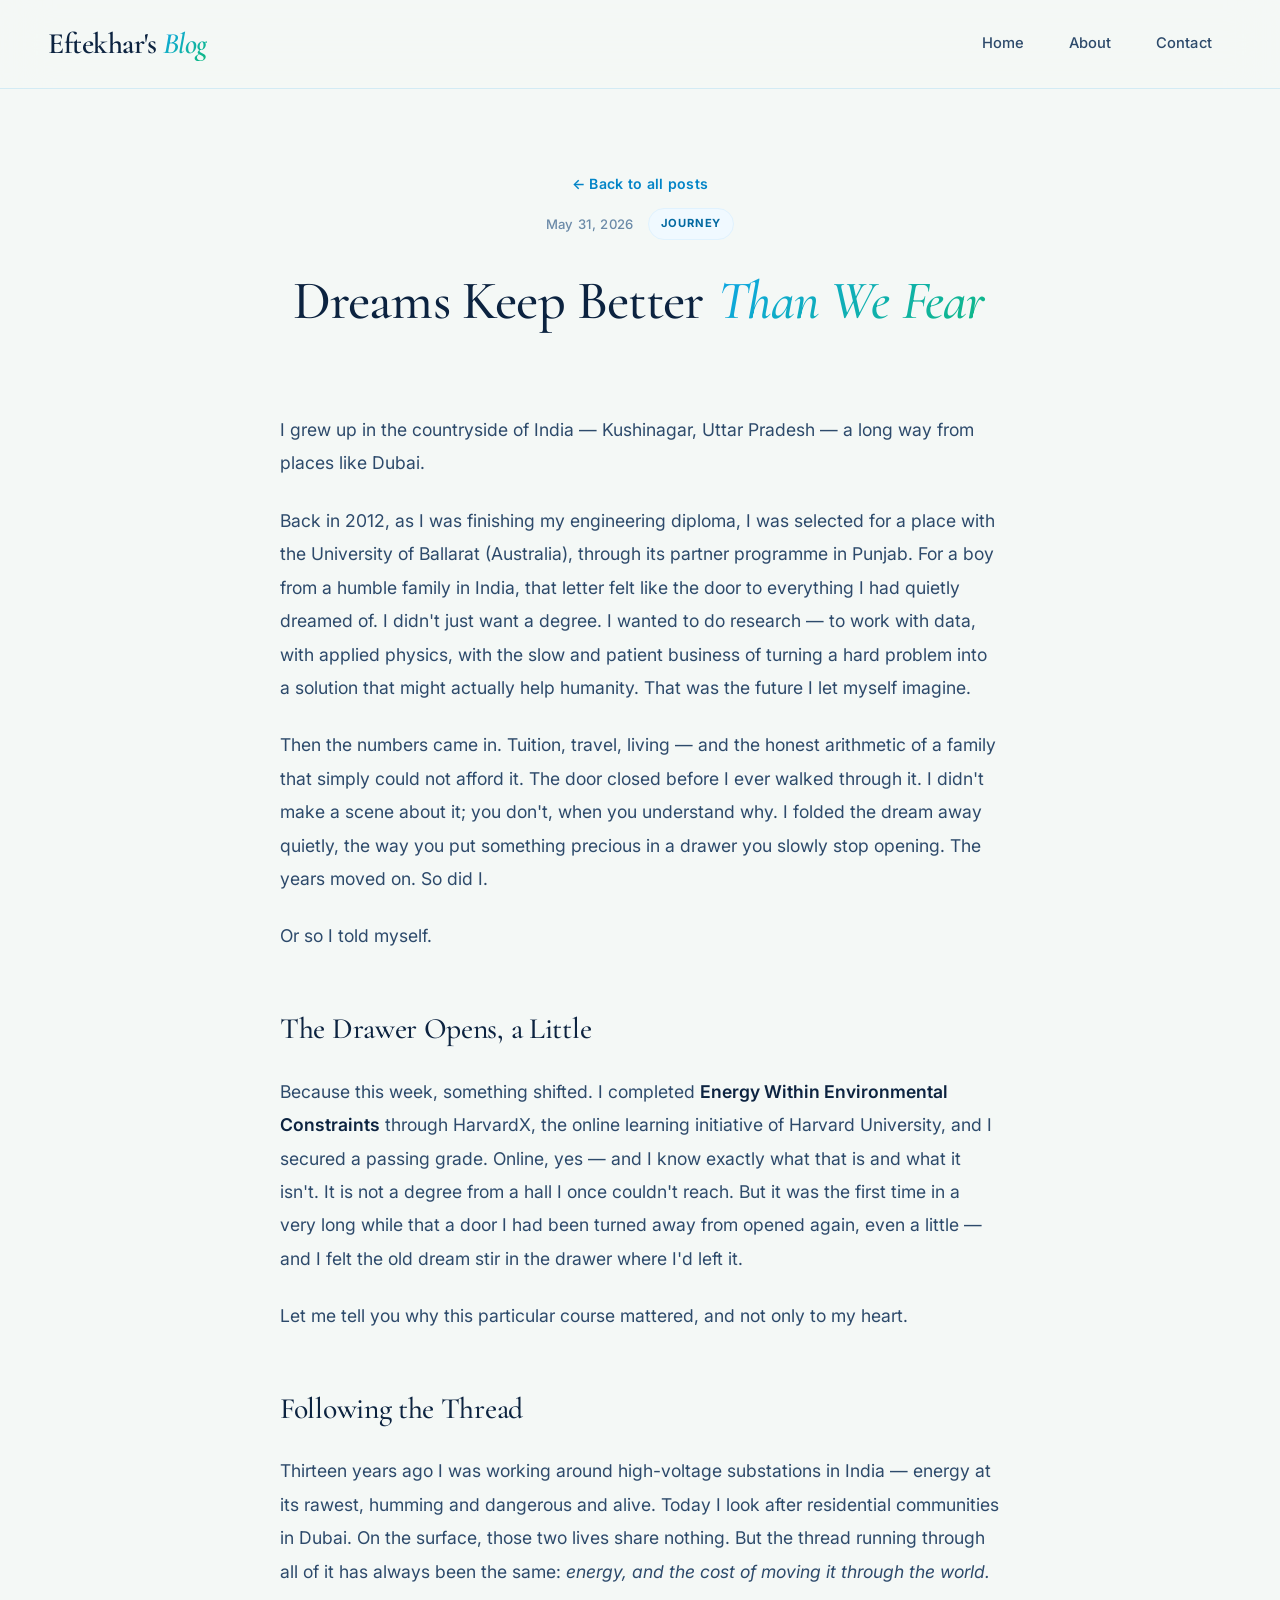
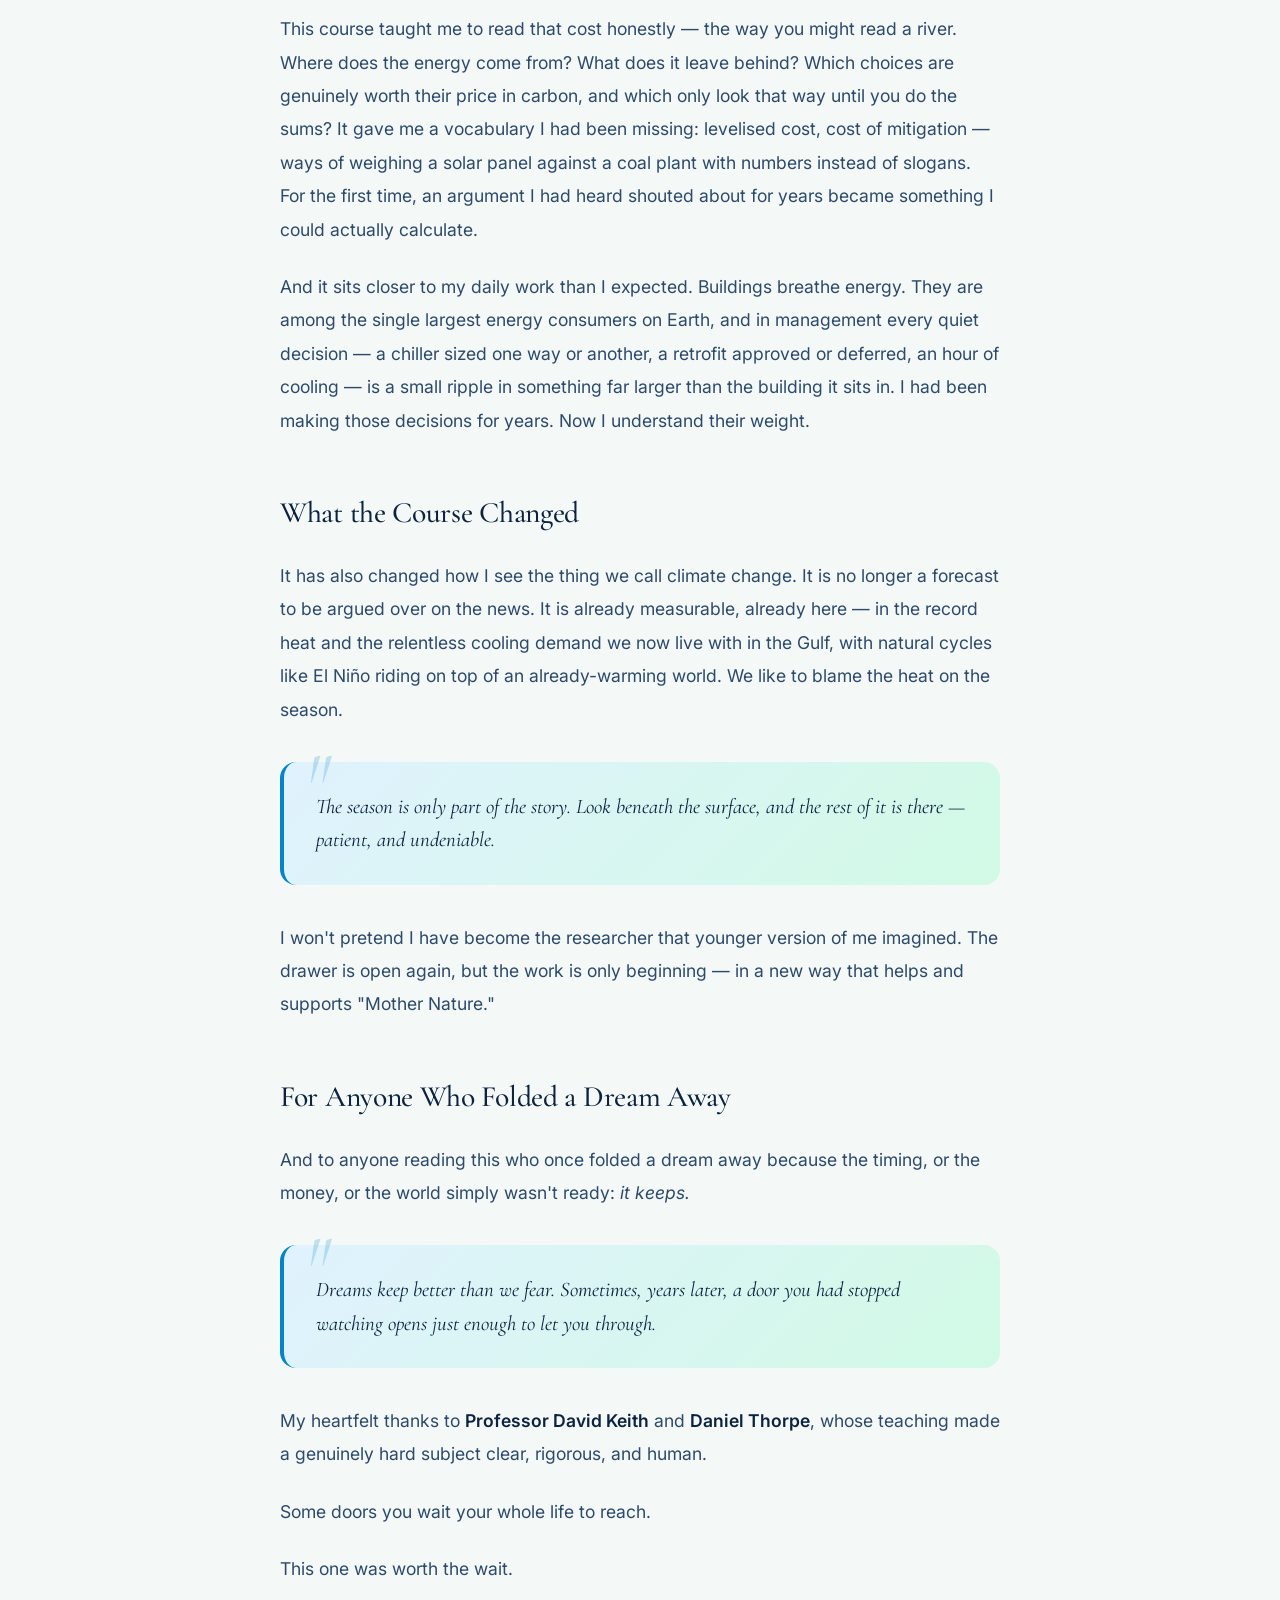
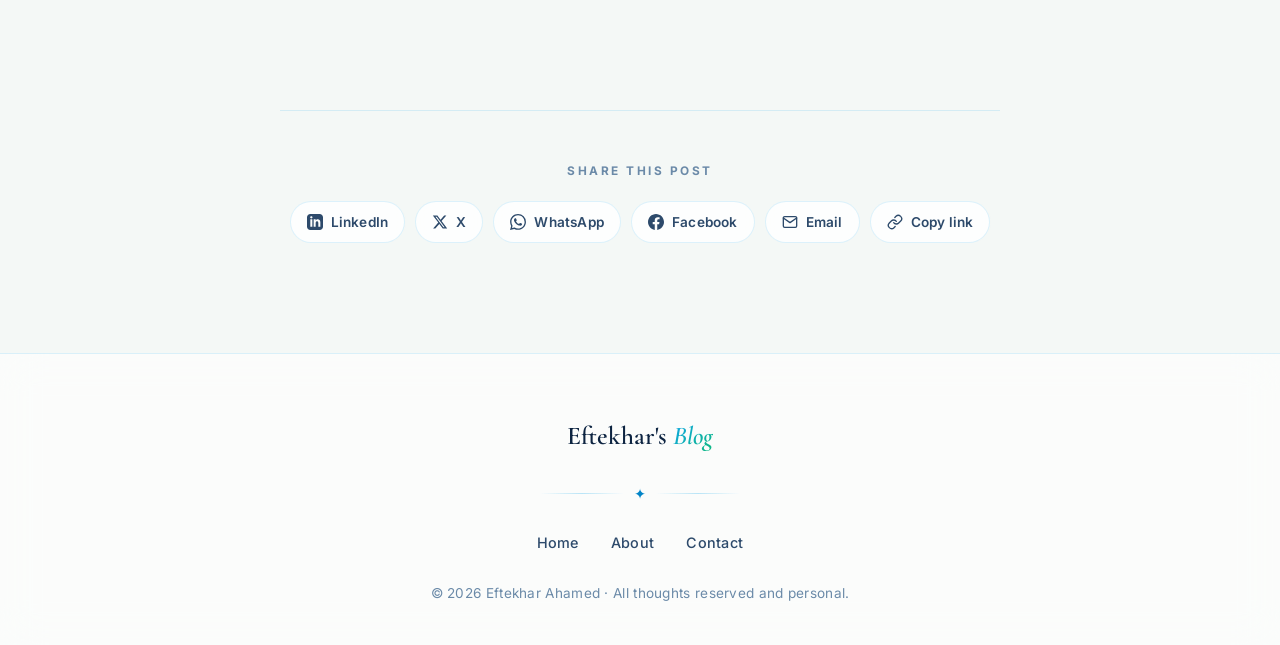
<file: posts/dreams-keep-better-than-we-fear.html>
<!DOCTYPE html>
<html lang="en">
<head>
    <meta charset="UTF-8">
    <meta name="viewport" content="width=device-width, initial-scale=1.0">
    <meta name="color-scheme" content="light only">
    <title>Dreams Keep Better Than We Fear | Eftekhar's Blog</title>
    <meta name="description" content="From a childhood dream of research in Australia that the family could not afford, to a HarvardX course on Energy Within Environmental Constraints — a personal reflection on dreams that wait.">
    <link rel="preconnect" href="https://fonts.googleapis.com">
    <link rel="preconnect" href="https://fonts.gstatic.com" crossorigin>
    <link href="https://fonts.googleapis.com/css2?family=Cormorant+Garamond:ital,wght@0,400;0,500;0,600;0,700;1,400;1,500;1,600&family=Inter:wght@400;500;600;700&display=swap" rel="stylesheet">
    <link rel="stylesheet" href="../css/style.css">

    <!-- Google Analytics 4 -->
    <script async src="https://www.googletagmanager.com/gtag/js?id=G-ML8KB2BWMK"></script>
    <script>
      window.dataLayer = window.dataLayer || [];
      function gtag(){dataLayer.push(arguments);}
      gtag('js', new Date());
      gtag('config', 'G-ML8KB2BWMK');
    </script>
</head>
<body>
    <div class="orb orb-1"></div>
    <div class="orb orb-2"></div>
    <div class="orb orb-3"></div>

    <header class="header">
        <div class="container">
            <a href="../index.html" class="logo">Eftekhar's <span>Blog</span></a>
            <nav class="nav">
                <a href="../index.html">Home</a>
                <a href="../about.html">About</a>
                <a href="../contact.html">Contact</a>
            </nav>
        </div>
    </header>

    <main class="container">
        <article>
            <div class="post-header">
                <a href="../index.html" class="back-link">← Back to all posts</a>
                <div class="post-meta">
                    <span class="post-date">May 31, 2026</span>
                    <span class="post-tag tag-journey">Journey</span>
                </div>
                <h1>Dreams Keep Better <em>Than We Fear</em></h1>
            </div>

            <div class="post-content">
                <p>I grew up in the countryside of India — Kushinagar, Uttar Pradesh — a long way from places like Dubai.</p>

                <p>Back in 2012, as I was finishing my engineering diploma, I was selected for a place with the University of Ballarat (Australia), through its partner programme in Punjab. For a boy from a humble family in India, that letter felt like the door to everything I had quietly dreamed of. I didn't just want a degree. I wanted to do research — to work with data, with applied physics, with the slow and patient business of turning a hard problem into a solution that might actually help humanity. That was the future I let myself imagine.</p>

                <p>Then the numbers came in. Tuition, travel, living — and the honest arithmetic of a family that simply could not afford it. The door closed before I ever walked through it. I didn't make a scene about it; you don't, when you understand why. I folded the dream away quietly, the way you put something precious in a drawer you slowly stop opening. The years moved on. So did I.</p>

                <p>Or so I told myself.</p>

                <h2>The Drawer Opens, a Little</h2>

                <p>Because this week, something shifted. I completed <strong>Energy Within Environmental Constraints</strong> through HarvardX, the online learning initiative of Harvard University, and I secured a passing grade. Online, yes — and I know exactly what that is and what it isn't. It is not a degree from a hall I once couldn't reach. But it was the first time in a very long while that a door I had been turned away from opened again, even a little — and I felt the old dream stir in the drawer where I'd left it.</p>

                <p>Let me tell you why this particular course mattered, and not only to my heart.</p>

                <h2>Following the Thread</h2>

                <p>Thirteen years ago I was working around high-voltage substations in India — energy at its rawest, humming and dangerous and alive. Today I look after residential communities in Dubai. On the surface, those two lives share nothing. But the thread running through all of it has always been the same: <em>energy, and the cost of moving it through the world.</em></p>

                <p>This course taught me to read that cost honestly — the way you might read a river. Where does the energy come from? What does it leave behind? Which choices are genuinely worth their price in carbon, and which only look that way until you do the sums? It gave me a vocabulary I had been missing: levelised cost, cost of mitigation — ways of weighing a solar panel against a coal plant with numbers instead of slogans. For the first time, an argument I had heard shouted about for years became something I could actually calculate.</p>

                <p>And it sits closer to my daily work than I expected. Buildings breathe energy. They are among the single largest energy consumers on Earth, and in management every quiet decision — a chiller sized one way or another, a retrofit approved or deferred, an hour of cooling — is a small ripple in something far larger than the building it sits in. I had been making those decisions for years. Now I understand their weight.</p>

                <h2>What the Course Changed</h2>

                <p>It has also changed how I see the thing we call climate change. It is no longer a forecast to be argued over on the news. It is already measurable, already here — in the record heat and the relentless cooling demand we now live with in the Gulf, with natural cycles like El Niño riding on top of an already-warming world. We like to blame the heat on the season.</p>

                <blockquote>The season is only part of the story. Look beneath the surface, and the rest of it is there — patient, and undeniable.</blockquote>

                <p>I won't pretend I have become the researcher that younger version of me imagined. The drawer is open again, but the work is only beginning — in a new way that helps and supports "Mother Nature."</p>

                <h2>For Anyone Who Folded a Dream Away</h2>

                <p>And to anyone reading this who once folded a dream away because the timing, or the money, or the world simply wasn't ready: <em>it keeps.</em></p>

                <blockquote>Dreams keep better than we fear. Sometimes, years later, a door you had stopped watching opens just enough to let you through.</blockquote>

                <p>My heartfelt thanks to <strong>Professor David Keith</strong> and <strong>Daniel Thorpe</strong>, whose teaching made a genuinely hard subject clear, rigorous, and human.</p>

                <p>Some doors you wait your whole life to reach.</p>

                <p>This one was worth the wait.</p>
            </div>

            <section class="post-share">
                <div class="share-label">Share this post</div>
                <div class="share-buttons">
                    <a href="#" class="share-btn" data-share="linkedin" aria-label="Share on LinkedIn">
                        <svg viewBox="0 0 24 24" fill="currentColor"><path d="M19 0h-14C2.24 0 0 2.24 0 5v14c0 2.76 2.24 5 5 5h14c2.76 0 5-2.24 5-5V5c0-2.76-2.24-5-5-5zM8 19H5V8h3v11zM6.5 6.73c-.97 0-1.75-.79-1.75-1.76s.78-1.76 1.75-1.76 1.75.79 1.75 1.76-.78 1.76-1.75 1.76zM20 19h-3v-5.6c0-3.37-4-3.11-4 0V19h-3V8h3v1.77c1.39-2.58 7-2.77 7 2.46V19z"/></svg>
                        <span class="share-label-text">LinkedIn</span>
                    </a>
                    <a href="#" class="share-btn" data-share="twitter" aria-label="Share on X">
                        <svg viewBox="0 0 24 24" fill="currentColor"><path d="M18.244 2.25h3.308l-7.227 8.26 8.502 11.24H16.17l-5.214-6.817L4.99 21.75H1.68l7.73-8.835L1.254 2.25H8.08l4.713 6.231zm-1.161 17.52h1.833L7.084 4.126H5.117z"/></svg>
                        <span class="share-label-text">X</span>
                    </a>
                    <a href="#" class="share-btn" data-share="whatsapp" aria-label="Share on WhatsApp">
                        <svg viewBox="0 0 24 24" fill="currentColor"><path d="M17.472 14.382c-.297-.149-1.758-.867-2.03-.967-.273-.099-.471-.148-.67.15-.197.297-.767.966-.94 1.164-.173.199-.347.223-.644.075-.297-.15-1.255-.463-2.39-1.475-.883-.788-1.48-1.761-1.653-2.059-.173-.297-.018-.458.13-.606.134-.133.298-.347.446-.52.149-.174.198-.298.298-.497.099-.198.05-.371-.025-.52-.075-.149-.669-1.612-.916-2.207-.242-.579-.487-.5-.669-.51-.173-.008-.371-.01-.57-.01-.198 0-.52.074-.792.372-.272.297-1.04 1.016-1.04 2.479 0 1.462 1.065 2.875 1.213 3.074.149.198 2.096 3.2 5.077 4.487.709.306 1.262.489 1.694.625.712.227 1.36.195 1.871.118.571-.085 1.758-.719 2.006-1.413.248-.694.248-1.289.173-1.413-.074-.124-.272-.198-.57-.347m-5.421 7.403h-.004a9.87 9.87 0 01-5.031-1.378l-.361-.214-3.741.982.998-3.648-.235-.374a9.86 9.86 0 01-1.51-5.26c.001-5.45 4.436-9.884 9.888-9.884 2.64 0 5.122 1.03 6.988 2.898a9.825 9.825 0 012.893 6.994c-.003 5.45-4.437 9.884-9.885 9.884m8.413-18.297A11.815 11.815 0 0012.05 0C5.495 0 .16 5.335.157 11.892c0 2.096.547 4.142 1.588 5.945L.057 24l6.305-1.654a11.882 11.882 0 005.683 1.448h.005c6.554 0 11.89-5.335 11.893-11.893a11.821 11.821 0 00-3.48-8.413Z"/></svg>
                        <span class="share-label-text">WhatsApp</span>
                    </a>
                    <a href="#" class="share-btn" data-share="facebook" aria-label="Share on Facebook">
                        <svg viewBox="0 0 24 24" fill="currentColor"><path d="M24 12.073c0-6.627-5.373-12-12-12s-12 5.373-12 12c0 5.99 4.388 10.954 10.125 11.854v-8.385H7.078v-3.47h3.047V9.43c0-3.007 1.792-4.669 4.533-4.669 1.312 0 2.686.235 2.686.235v2.953H15.83c-1.491 0-1.956.925-1.956 1.874v2.25h3.328l-.532 3.47h-2.796v8.385C19.612 23.027 24 18.062 24 12.073z"/></svg>
                        <span class="share-label-text">Facebook</span>
                    </a>
                    <a href="#" class="share-btn" data-share="email" aria-label="Share by email">
                        <svg viewBox="0 0 24 24" fill="none" stroke="currentColor" stroke-width="2" stroke-linecap="round" stroke-linejoin="round"><path d="M4 4h16c1.1 0 2 .9 2 2v12c0 1.1-.9 2-2 2H4c-1.1 0-2-.9-2-2V6c0-1.1.9-2 2-2z"/><polyline points="22,6 12,13 2,6"/></svg>
                        <span class="share-label-text">Email</span>
                    </a>
                    <button class="share-btn share-copy" data-share="copy" aria-label="Copy link">
                        <svg viewBox="0 0 24 24" fill="none" stroke="currentColor" stroke-width="2" stroke-linecap="round" stroke-linejoin="round"><path d="M10 13a5 5 0 0 0 7.54.54l3-3a5 5 0 0 0-7.07-7.07l-1.72 1.71"/><path d="M14 11a5 5 0 0 0-7.54-.54l-3 3a5 5 0 0 0 7.07 7.07l1.71-1.71"/></svg>
                        <span class="share-label-text">Copy link</span>
                    </button>
                </div>
            </section>

        </article>
    </main>

    <footer class="footer">
        <div class="container">
            <div class="footer-logo">Eftekhar's <span>Blog</span></div>
            <div class="footer-divider"><span>✦</span></div>
            <div class="footer-links">
                <a href="../index.html">Home</a>
                <a href="../about.html">About</a>
                <a href="../contact.html">Contact</a>
            </div>
            <p>&copy; 2026 Eftekhar Ahamed · All thoughts reserved and personal.</p>
        </div>
    </footer>

    <script src="../js/main.js" defer></script>
</body>
</html>
</file>
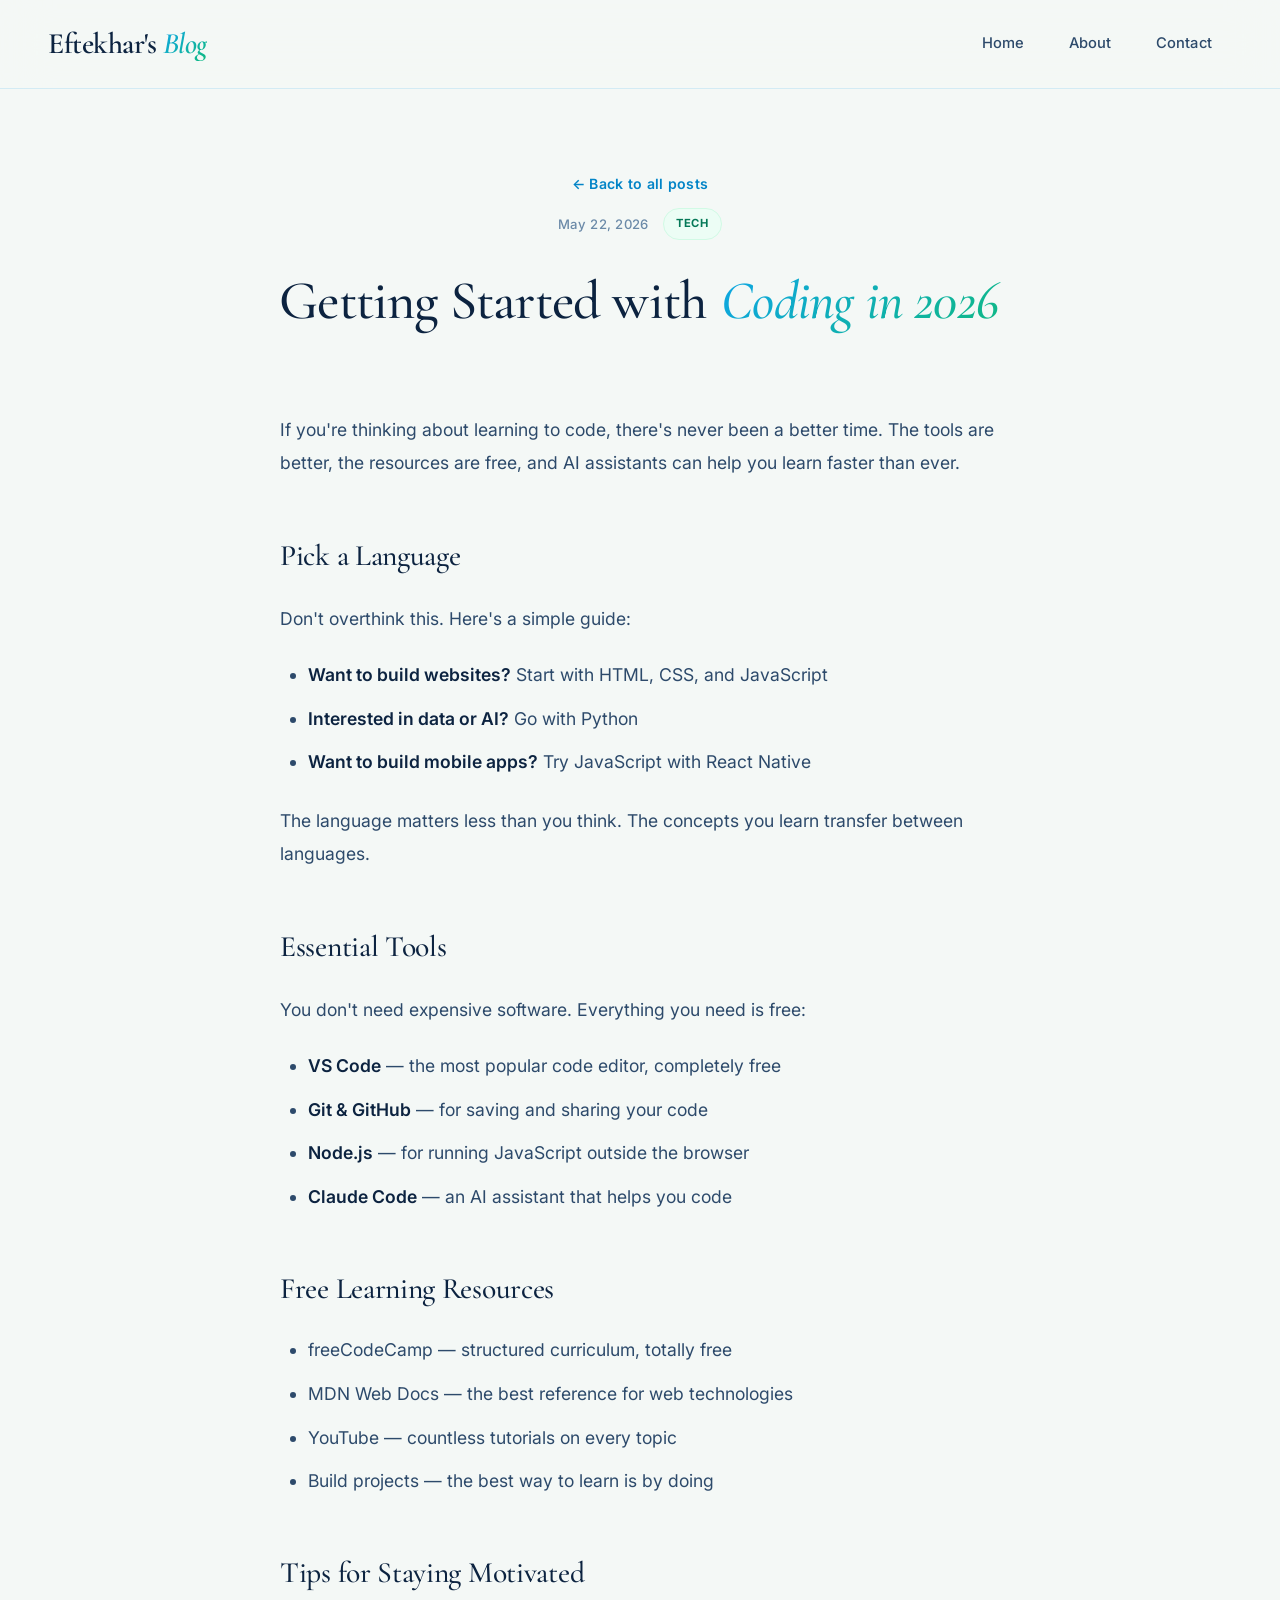
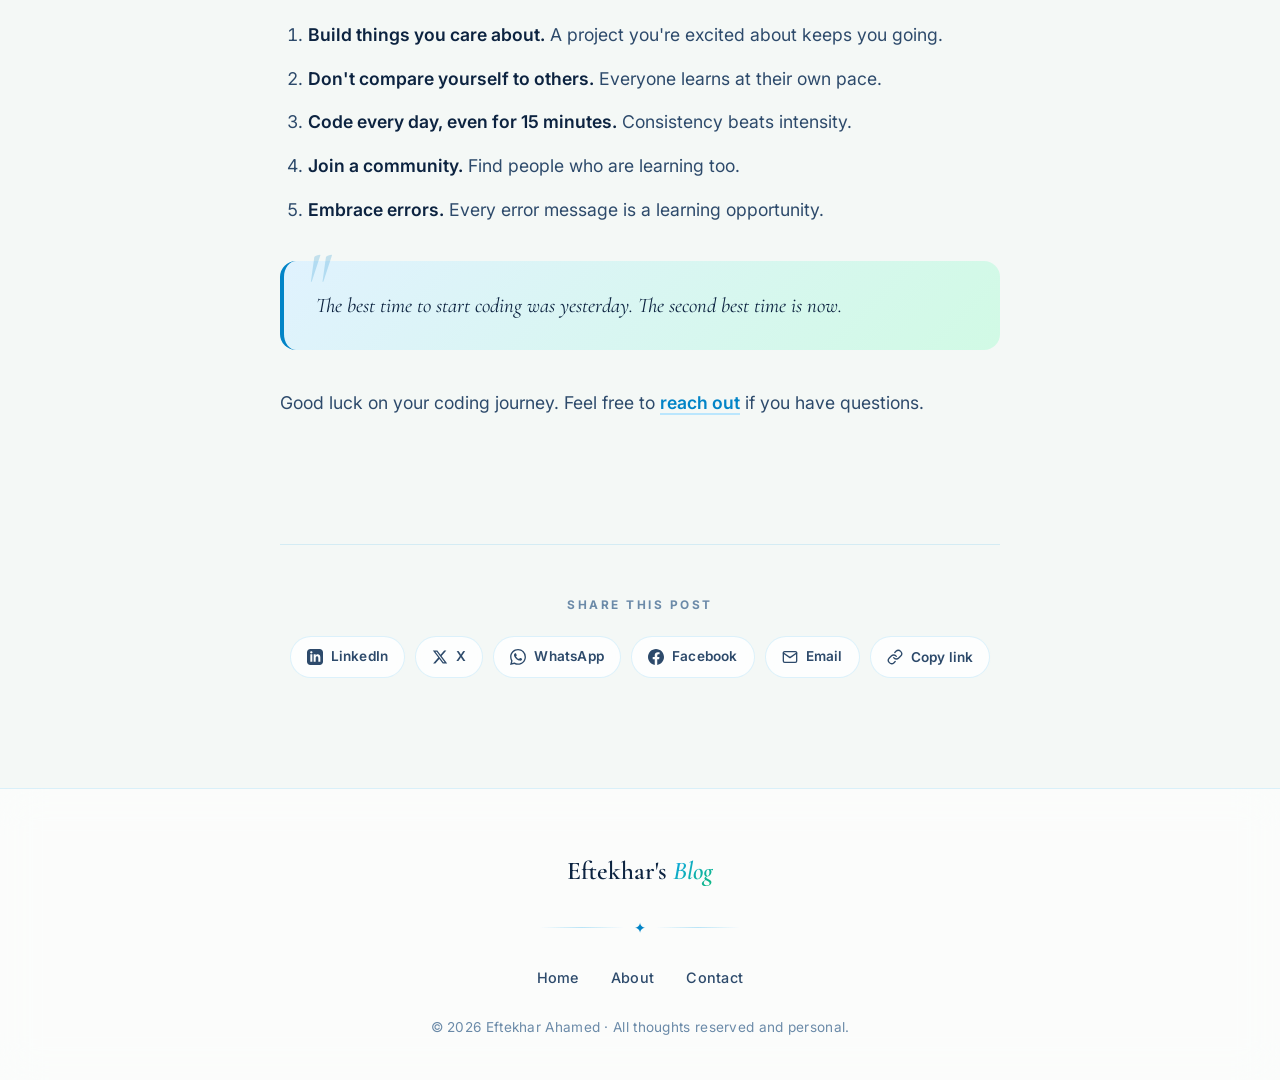
<file: posts/getting-started-with-coding.html>
<!DOCTYPE html>
<html lang="en">
<head>
    <meta charset="UTF-8">
    <meta name="viewport" content="width=device-width, initial-scale=1.0">
    <meta name="color-scheme" content="light only">
    <title>Getting Started with Coding in 2026 | Eftekhar's Blog</title>
    <meta name="description" content="A beginner-friendly guide to starting your coding journey in 2026.">
    <link rel="preconnect" href="https://fonts.googleapis.com">
    <link rel="preconnect" href="https://fonts.gstatic.com" crossorigin>
    <link href="https://fonts.googleapis.com/css2?family=Cormorant+Garamond:ital,wght@0,400;0,500;0,600;0,700;1,400;1,500;1,600&family=Inter:wght@400;500;600;700&display=swap" rel="stylesheet">
    <link rel="stylesheet" href="../css/style.css">

    <!-- Google Analytics 4 -->
    <script async src="https://www.googletagmanager.com/gtag/js?id=G-ML8KB2BWMK"></script>
    <script>
      window.dataLayer = window.dataLayer || [];
      function gtag(){dataLayer.push(arguments);}
      gtag('js', new Date());
      gtag('config', 'G-ML8KB2BWMK');
    </script>
</head>
<body>
    <div class="orb orb-1"></div>
    <div class="orb orb-2"></div>
    <div class="orb orb-3"></div>

    <header class="header">
        <div class="container">
            <a href="../index.html" class="logo">Eftekhar's <span>Blog</span></a>
            <nav class="nav">
                <a href="../index.html">Home</a>
                <a href="../about.html">About</a>
                <a href="../contact.html">Contact</a>
            </nav>
        </div>
    </header>

    <main class="container">
        <article>
            <div class="post-header">
                <a href="../index.html" class="back-link">← Back to all posts</a>
                <div class="post-meta">
                    <span class="post-date">May 22, 2026</span>
                    <span class="post-tag tag-tech">Tech</span>
                </div>
                <h1>Getting Started with <em>Coding in 2026</em></h1>
            </div>

            <div class="post-content">
                <p>If you're thinking about learning to code, there's never been a better time. The tools are better, the resources are free, and AI assistants can help you learn faster than ever.</p>

                <h2>Pick a Language</h2>
                <p>Don't overthink this. Here's a simple guide:</p>
                <ul>
                    <li><strong>Want to build websites?</strong> Start with HTML, CSS, and JavaScript</li>
                    <li><strong>Interested in data or AI?</strong> Go with Python</li>
                    <li><strong>Want to build mobile apps?</strong> Try JavaScript with React Native</li>
                </ul>
                <p>The language matters less than you think. The concepts you learn transfer between languages.</p>

                <h2>Essential Tools</h2>
                <p>You don't need expensive software. Everything you need is free:</p>
                <ul>
                    <li><strong>VS Code</strong> — the most popular code editor, completely free</li>
                    <li><strong>Git & GitHub</strong> — for saving and sharing your code</li>
                    <li><strong>Node.js</strong> — for running JavaScript outside the browser</li>
                    <li><strong>Claude Code</strong> — an AI assistant that helps you code</li>
                </ul>

                <h2>Free Learning Resources</h2>
                <ul>
                    <li>freeCodeCamp — structured curriculum, totally free</li>
                    <li>MDN Web Docs — the best reference for web technologies</li>
                    <li>YouTube — countless tutorials on every topic</li>
                    <li>Build projects — the best way to learn is by doing</li>
                </ul>

                <h2>Tips for Staying Motivated</h2>
                <ol>
                    <li><strong>Build things you care about.</strong> A project you're excited about keeps you going.</li>
                    <li><strong>Don't compare yourself to others.</strong> Everyone learns at their own pace.</li>
                    <li><strong>Code every day, even for 15 minutes.</strong> Consistency beats intensity.</li>
                    <li><strong>Join a community.</strong> Find people who are learning too.</li>
                    <li><strong>Embrace errors.</strong> Every error message is a learning opportunity.</li>
                </ol>

                <blockquote>The best time to start coding was yesterday. The second best time is now.</blockquote>

                <p>Good luck on your coding journey. Feel free to <a href="../contact.html">reach out</a> if you have questions.</p>
            </div>

            <section class="post-share">
                <div class="share-label">Share this post</div>
                <div class="share-buttons">
                    <a href="#" class="share-btn" data-share="linkedin" aria-label="Share on LinkedIn">
                        <svg viewBox="0 0 24 24" fill="currentColor"><path d="M19 0h-14C2.24 0 0 2.24 0 5v14c0 2.76 2.24 5 5 5h14c2.76 0 5-2.24 5-5V5c0-2.76-2.24-5-5-5zM8 19H5V8h3v11zM6.5 6.73c-.97 0-1.75-.79-1.75-1.76s.78-1.76 1.75-1.76 1.75.79 1.75 1.76-.78 1.76-1.75 1.76zM20 19h-3v-5.6c0-3.37-4-3.11-4 0V19h-3V8h3v1.77c1.39-2.58 7-2.77 7 2.46V19z"/></svg>
                        <span class="share-label-text">LinkedIn</span>
                    </a>
                    <a href="#" class="share-btn" data-share="twitter" aria-label="Share on X">
                        <svg viewBox="0 0 24 24" fill="currentColor"><path d="M18.244 2.25h3.308l-7.227 8.26 8.502 11.24H16.17l-5.214-6.817L4.99 21.75H1.68l7.73-8.835L1.254 2.25H8.08l4.713 6.231zm-1.161 17.52h1.833L7.084 4.126H5.117z"/></svg>
                        <span class="share-label-text">X</span>
                    </a>
                    <a href="#" class="share-btn" data-share="whatsapp" aria-label="Share on WhatsApp">
                        <svg viewBox="0 0 24 24" fill="currentColor"><path d="M17.472 14.382c-.297-.149-1.758-.867-2.03-.967-.273-.099-.471-.148-.67.15-.197.297-.767.966-.94 1.164-.173.199-.347.223-.644.075-.297-.15-1.255-.463-2.39-1.475-.883-.788-1.48-1.761-1.653-2.059-.173-.297-.018-.458.13-.606.134-.133.298-.347.446-.52.149-.174.198-.298.298-.497.099-.198.05-.371-.025-.52-.075-.149-.669-1.612-.916-2.207-.242-.579-.487-.5-.669-.51-.173-.008-.371-.01-.57-.01-.198 0-.52.074-.792.372-.272.297-1.04 1.016-1.04 2.479 0 1.462 1.065 2.875 1.213 3.074.149.198 2.096 3.2 5.077 4.487.709.306 1.262.489 1.694.625.712.227 1.36.195 1.871.118.571-.085 1.758-.719 2.006-1.413.248-.694.248-1.289.173-1.413-.074-.124-.272-.198-.57-.347m-5.421 7.403h-.004a9.87 9.87 0 01-5.031-1.378l-.361-.214-3.741.982.998-3.648-.235-.374a9.86 9.86 0 01-1.51-5.26c.001-5.45 4.436-9.884 9.888-9.884 2.64 0 5.122 1.03 6.988 2.898a9.825 9.825 0 012.893 6.994c-.003 5.45-4.437 9.884-9.885 9.884m8.413-18.297A11.815 11.815 0 0012.05 0C5.495 0 .16 5.335.157 11.892c0 2.096.547 4.142 1.588 5.945L.057 24l6.305-1.654a11.882 11.882 0 005.683 1.448h.005c6.554 0 11.89-5.335 11.893-11.893a11.821 11.821 0 00-3.48-8.413Z"/></svg>
                        <span class="share-label-text">WhatsApp</span>
                    </a>
                    <a href="#" class="share-btn" data-share="facebook" aria-label="Share on Facebook">
                        <svg viewBox="0 0 24 24" fill="currentColor"><path d="M24 12.073c0-6.627-5.373-12-12-12s-12 5.373-12 12c0 5.99 4.388 10.954 10.125 11.854v-8.385H7.078v-3.47h3.047V9.43c0-3.007 1.792-4.669 4.533-4.669 1.312 0 2.686.235 2.686.235v2.953H15.83c-1.491 0-1.956.925-1.956 1.874v2.25h3.328l-.532 3.47h-2.796v8.385C19.612 23.027 24 18.062 24 12.073z"/></svg>
                        <span class="share-label-text">Facebook</span>
                    </a>
                    <a href="#" class="share-btn" data-share="email" aria-label="Share by email">
                        <svg viewBox="0 0 24 24" fill="none" stroke="currentColor" stroke-width="2" stroke-linecap="round" stroke-linejoin="round"><path d="M4 4h16c1.1 0 2 .9 2 2v12c0 1.1-.9 2-2 2H4c-1.1 0-2-.9-2-2V6c0-1.1.9-2 2-2z"/><polyline points="22,6 12,13 2,6"/></svg>
                        <span class="share-label-text">Email</span>
                    </a>
                    <button class="share-btn share-copy" data-share="copy" aria-label="Copy link">
                        <svg viewBox="0 0 24 24" fill="none" stroke="currentColor" stroke-width="2" stroke-linecap="round" stroke-linejoin="round"><path d="M10 13a5 5 0 0 0 7.54.54l3-3a5 5 0 0 0-7.07-7.07l-1.72 1.71"/><path d="M14 11a5 5 0 0 0-7.54-.54l-3 3a5 5 0 0 0 7.07 7.07l1.71-1.71"/></svg>
                        <span class="share-label-text">Copy link</span>
                    </button>
                </div>
            </section>

        </article>
    </main>

    <footer class="footer">
        <div class="container">
            <div class="footer-logo">Eftekhar's <span>Blog</span></div>
            <div class="footer-divider"><span>✦</span></div>
            <div class="footer-links">
                <a href="../index.html">Home</a>
                <a href="../about.html">About</a>
                <a href="../contact.html">Contact</a>
            </div>
            <p>&copy; 2026 Eftekhar Ahamed · All thoughts reserved and personal.</p>
        </div>
    </footer>

    <script src="../js/main.js" defer></script>
</body>
</html>
</file>
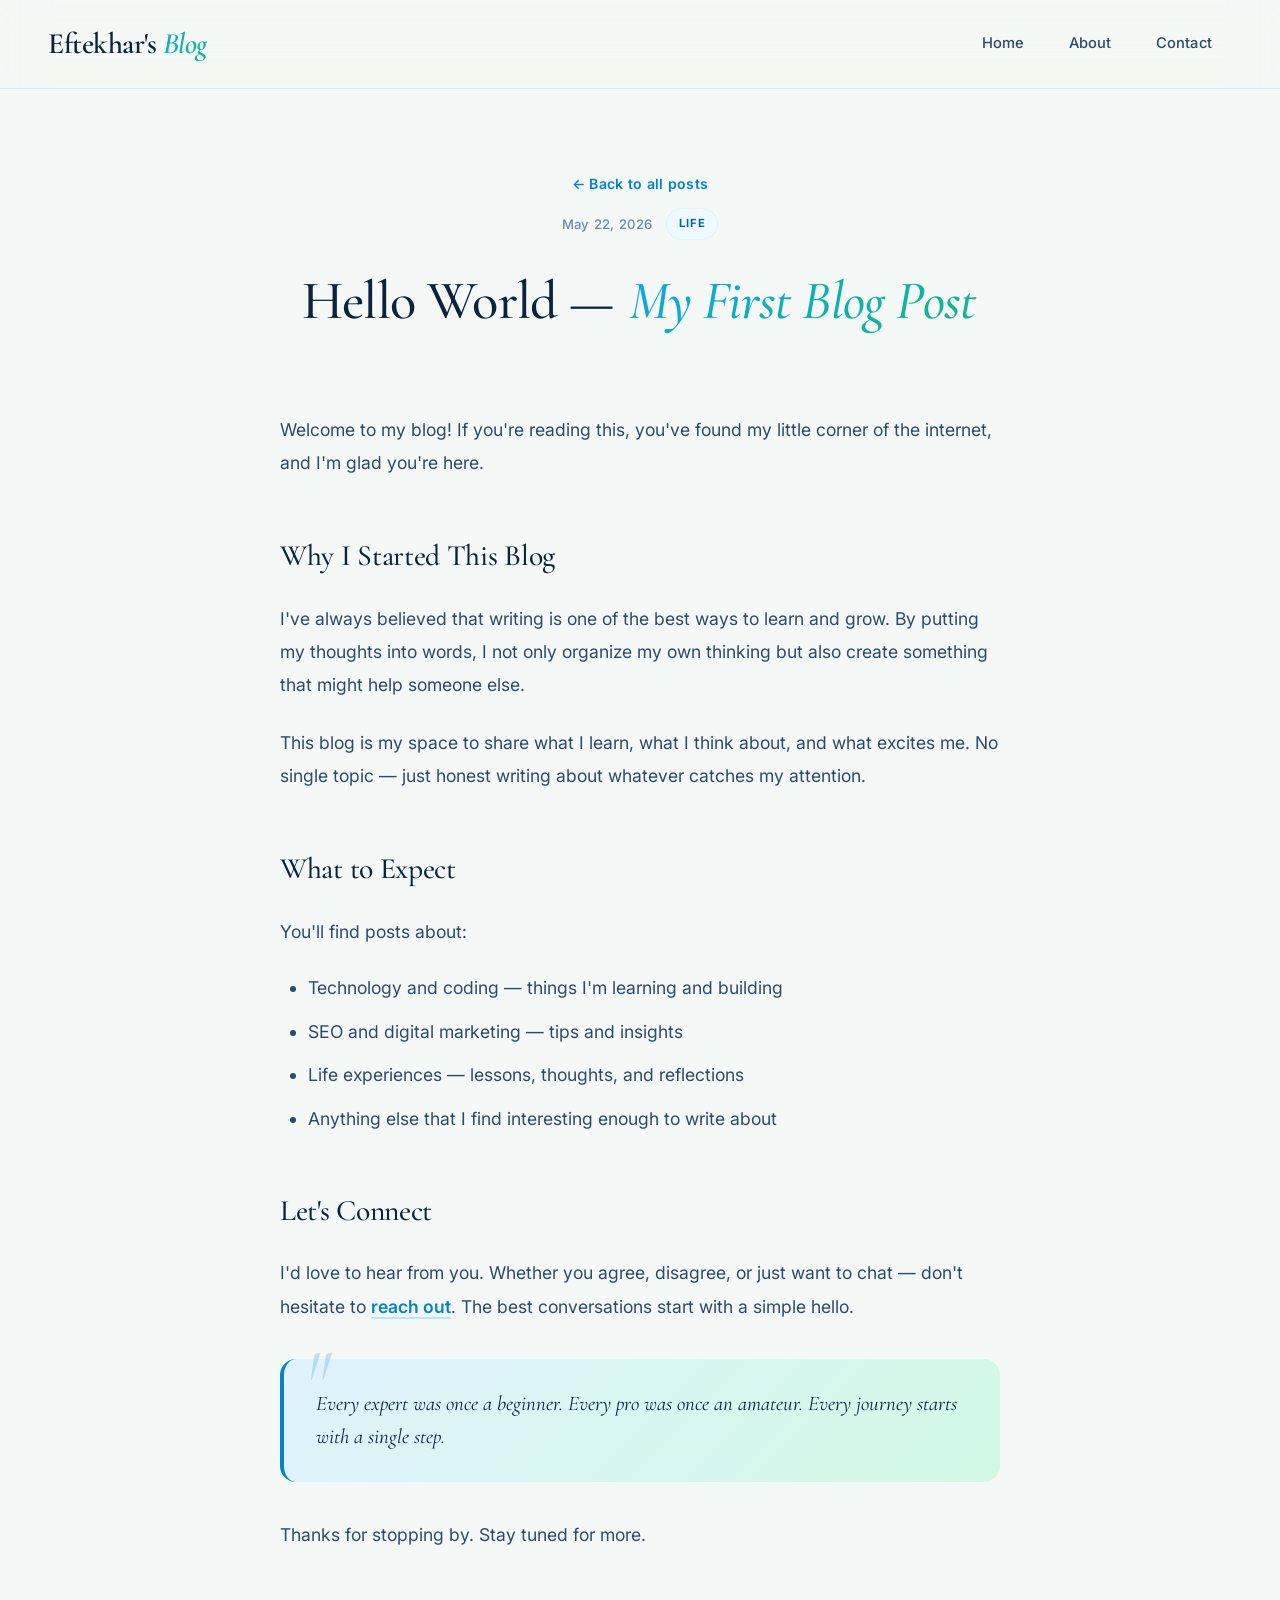
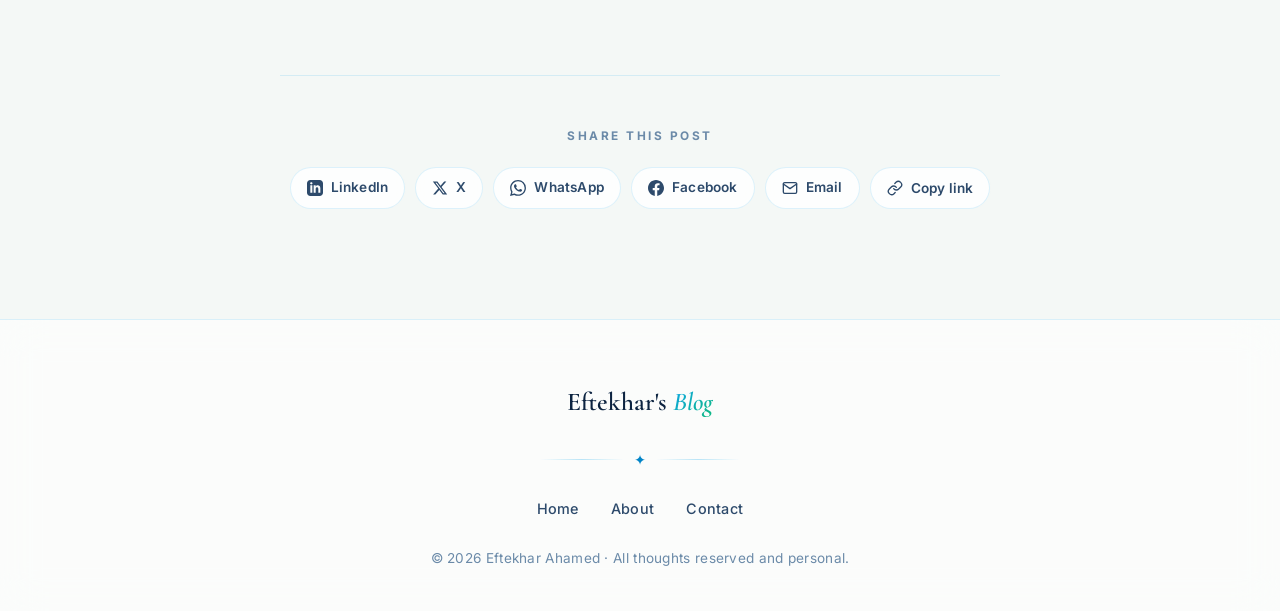
<file: posts/hello-world.html>
<!DOCTYPE html>
<html lang="en">
<head>
    <meta charset="UTF-8">
    <meta name="viewport" content="width=device-width, initial-scale=1.0">
    <meta name="color-scheme" content="light only">
    <title>Hello World — My First Blog Post | Eftekhar's Blog</title>
    <meta name="description" content="Welcome to my blog! This is my first post where I introduce myself and share what this blog will be about.">
    <link rel="preconnect" href="https://fonts.googleapis.com">
    <link rel="preconnect" href="https://fonts.gstatic.com" crossorigin>
    <link href="https://fonts.googleapis.com/css2?family=Cormorant+Garamond:ital,wght@0,400;0,500;0,600;0,700;1,400;1,500;1,600&family=Inter:wght@400;500;600;700&display=swap" rel="stylesheet">
    <link rel="stylesheet" href="../css/style.css">

    <!-- Google Analytics 4 -->
    <script async src="https://www.googletagmanager.com/gtag/js?id=G-ML8KB2BWMK"></script>
    <script>
      window.dataLayer = window.dataLayer || [];
      function gtag(){dataLayer.push(arguments);}
      gtag('js', new Date());
      gtag('config', 'G-ML8KB2BWMK');
    </script>
</head>
<body>
    <div class="orb orb-1"></div>
    <div class="orb orb-2"></div>
    <div class="orb orb-3"></div>

    <header class="header">
        <div class="container">
            <a href="../index.html" class="logo">Eftekhar's <span>Blog</span></a>
            <nav class="nav">
                <a href="../index.html">Home</a>
                <a href="../about.html">About</a>
                <a href="../contact.html">Contact</a>
            </nav>
        </div>
    </header>

    <main class="container">
        <article>
            <div class="post-header">
                <a href="../index.html" class="back-link">← Back to all posts</a>
                <div class="post-meta">
                    <span class="post-date">May 22, 2026</span>
                    <span class="post-tag tag-life">Life</span>
                </div>
                <h1>Hello World — <em>My First Blog Post</em></h1>
            </div>

            <div class="post-content">
                <p>Welcome to my blog! If you're reading this, you've found my little corner of the internet, and I'm glad you're here.</p>

                <h2>Why I Started This Blog</h2>
                <p>I've always believed that writing is one of the best ways to learn and grow. By putting my thoughts into words, I not only organize my own thinking but also create something that might help someone else.</p>
                <p>This blog is my space to share what I learn, what I think about, and what excites me. No single topic — just honest writing about whatever catches my attention.</p>

                <h2>What to Expect</h2>
                <p>You'll find posts about:</p>
                <ul>
                    <li>Technology and coding — things I'm learning and building</li>
                    <li>SEO and digital marketing — tips and insights</li>
                    <li>Life experiences — lessons, thoughts, and reflections</li>
                    <li>Anything else that I find interesting enough to write about</li>
                </ul>

                <h2>Let's Connect</h2>
                <p>I'd love to hear from you. Whether you agree, disagree, or just want to chat — don't hesitate to <a href="../contact.html">reach out</a>. The best conversations start with a simple hello.</p>

                <blockquote>Every expert was once a beginner. Every pro was once an amateur. Every journey starts with a single step.</blockquote>

                <p>Thanks for stopping by. Stay tuned for more.</p>
            </div>

            <section class="post-share">
                <div class="share-label">Share this post</div>
                <div class="share-buttons">
                    <a href="#" class="share-btn" data-share="linkedin" aria-label="Share on LinkedIn">
                        <svg viewBox="0 0 24 24" fill="currentColor"><path d="M19 0h-14C2.24 0 0 2.24 0 5v14c0 2.76 2.24 5 5 5h14c2.76 0 5-2.24 5-5V5c0-2.76-2.24-5-5-5zM8 19H5V8h3v11zM6.5 6.73c-.97 0-1.75-.79-1.75-1.76s.78-1.76 1.75-1.76 1.75.79 1.75 1.76-.78 1.76-1.75 1.76zM20 19h-3v-5.6c0-3.37-4-3.11-4 0V19h-3V8h3v1.77c1.39-2.58 7-2.77 7 2.46V19z"/></svg>
                        <span class="share-label-text">LinkedIn</span>
                    </a>
                    <a href="#" class="share-btn" data-share="twitter" aria-label="Share on X">
                        <svg viewBox="0 0 24 24" fill="currentColor"><path d="M18.244 2.25h3.308l-7.227 8.26 8.502 11.24H16.17l-5.214-6.817L4.99 21.75H1.68l7.73-8.835L1.254 2.25H8.08l4.713 6.231zm-1.161 17.52h1.833L7.084 4.126H5.117z"/></svg>
                        <span class="share-label-text">X</span>
                    </a>
                    <a href="#" class="share-btn" data-share="whatsapp" aria-label="Share on WhatsApp">
                        <svg viewBox="0 0 24 24" fill="currentColor"><path d="M17.472 14.382c-.297-.149-1.758-.867-2.03-.967-.273-.099-.471-.148-.67.15-.197.297-.767.966-.94 1.164-.173.199-.347.223-.644.075-.297-.15-1.255-.463-2.39-1.475-.883-.788-1.48-1.761-1.653-2.059-.173-.297-.018-.458.13-.606.134-.133.298-.347.446-.52.149-.174.198-.298.298-.497.099-.198.05-.371-.025-.52-.075-.149-.669-1.612-.916-2.207-.242-.579-.487-.5-.669-.51-.173-.008-.371-.01-.57-.01-.198 0-.52.074-.792.372-.272.297-1.04 1.016-1.04 2.479 0 1.462 1.065 2.875 1.213 3.074.149.198 2.096 3.2 5.077 4.487.709.306 1.262.489 1.694.625.712.227 1.36.195 1.871.118.571-.085 1.758-.719 2.006-1.413.248-.694.248-1.289.173-1.413-.074-.124-.272-.198-.57-.347m-5.421 7.403h-.004a9.87 9.87 0 01-5.031-1.378l-.361-.214-3.741.982.998-3.648-.235-.374a9.86 9.86 0 01-1.51-5.26c.001-5.45 4.436-9.884 9.888-9.884 2.64 0 5.122 1.03 6.988 2.898a9.825 9.825 0 012.893 6.994c-.003 5.45-4.437 9.884-9.885 9.884m8.413-18.297A11.815 11.815 0 0012.05 0C5.495 0 .16 5.335.157 11.892c0 2.096.547 4.142 1.588 5.945L.057 24l6.305-1.654a11.882 11.882 0 005.683 1.448h.005c6.554 0 11.89-5.335 11.893-11.893a11.821 11.821 0 00-3.48-8.413Z"/></svg>
                        <span class="share-label-text">WhatsApp</span>
                    </a>
                    <a href="#" class="share-btn" data-share="facebook" aria-label="Share on Facebook">
                        <svg viewBox="0 0 24 24" fill="currentColor"><path d="M24 12.073c0-6.627-5.373-12-12-12s-12 5.373-12 12c0 5.99 4.388 10.954 10.125 11.854v-8.385H7.078v-3.47h3.047V9.43c0-3.007 1.792-4.669 4.533-4.669 1.312 0 2.686.235 2.686.235v2.953H15.83c-1.491 0-1.956.925-1.956 1.874v2.25h3.328l-.532 3.47h-2.796v8.385C19.612 23.027 24 18.062 24 12.073z"/></svg>
                        <span class="share-label-text">Facebook</span>
                    </a>
                    <a href="#" class="share-btn" data-share="email" aria-label="Share by email">
                        <svg viewBox="0 0 24 24" fill="none" stroke="currentColor" stroke-width="2" stroke-linecap="round" stroke-linejoin="round"><path d="M4 4h16c1.1 0 2 .9 2 2v12c0 1.1-.9 2-2 2H4c-1.1 0-2-.9-2-2V6c0-1.1.9-2 2-2z"/><polyline points="22,6 12,13 2,6"/></svg>
                        <span class="share-label-text">Email</span>
                    </a>
                    <button class="share-btn share-copy" data-share="copy" aria-label="Copy link">
                        <svg viewBox="0 0 24 24" fill="none" stroke="currentColor" stroke-width="2" stroke-linecap="round" stroke-linejoin="round"><path d="M10 13a5 5 0 0 0 7.54.54l3-3a5 5 0 0 0-7.07-7.07l-1.72 1.71"/><path d="M14 11a5 5 0 0 0-7.54-.54l-3 3a5 5 0 0 0 7.07 7.07l1.71-1.71"/></svg>
                        <span class="share-label-text">Copy link</span>
                    </button>
                </div>
            </section>

        </article>
    </main>

    <footer class="footer">
        <div class="container">
            <div class="footer-logo">Eftekhar's <span>Blog</span></div>
            <div class="footer-divider"><span>✦</span></div>
            <div class="footer-links">
                <a href="../index.html">Home</a>
                <a href="../about.html">About</a>
                <a href="../contact.html">Contact</a>
            </div>
            <p>&copy; 2026 Eftekhar Ahamed · All thoughts reserved and personal.</p>
        </div>
    </footer>

    <script src="../js/main.js" defer></script>
</body>
</html>
</file>
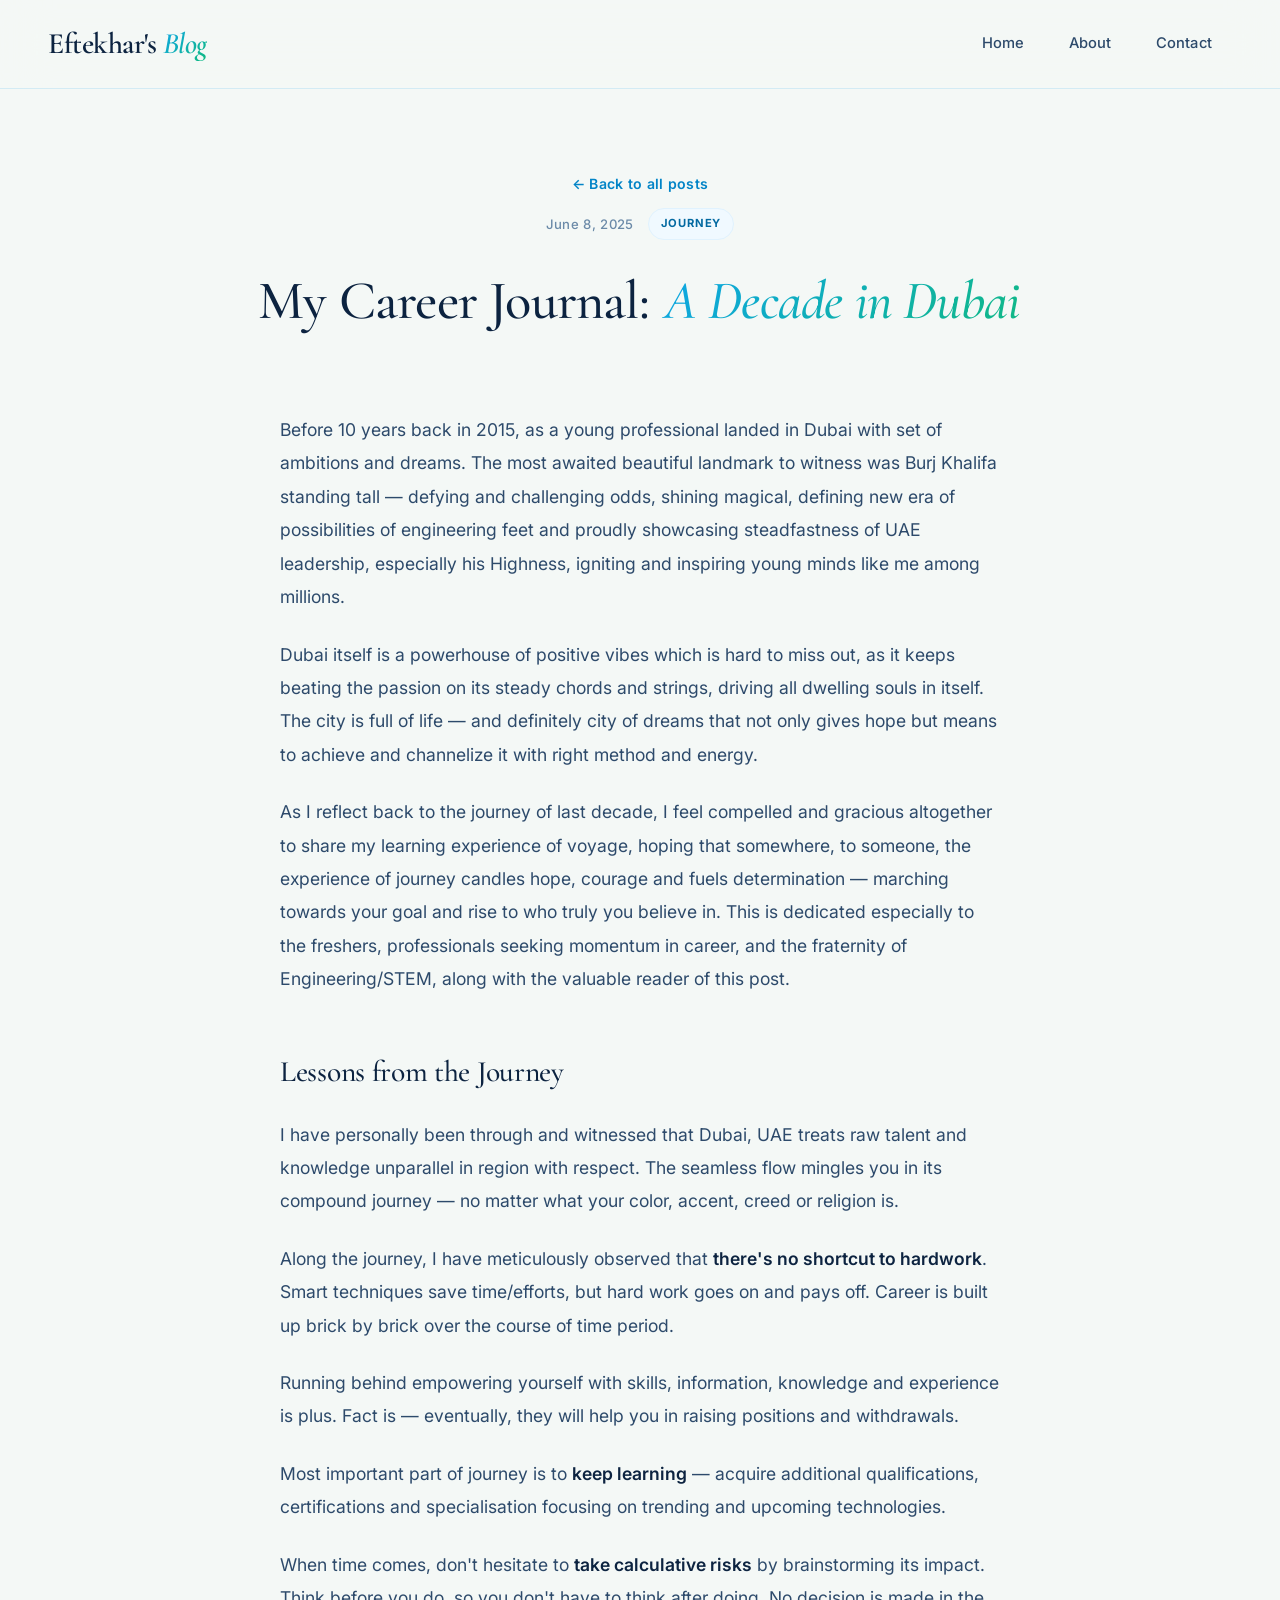
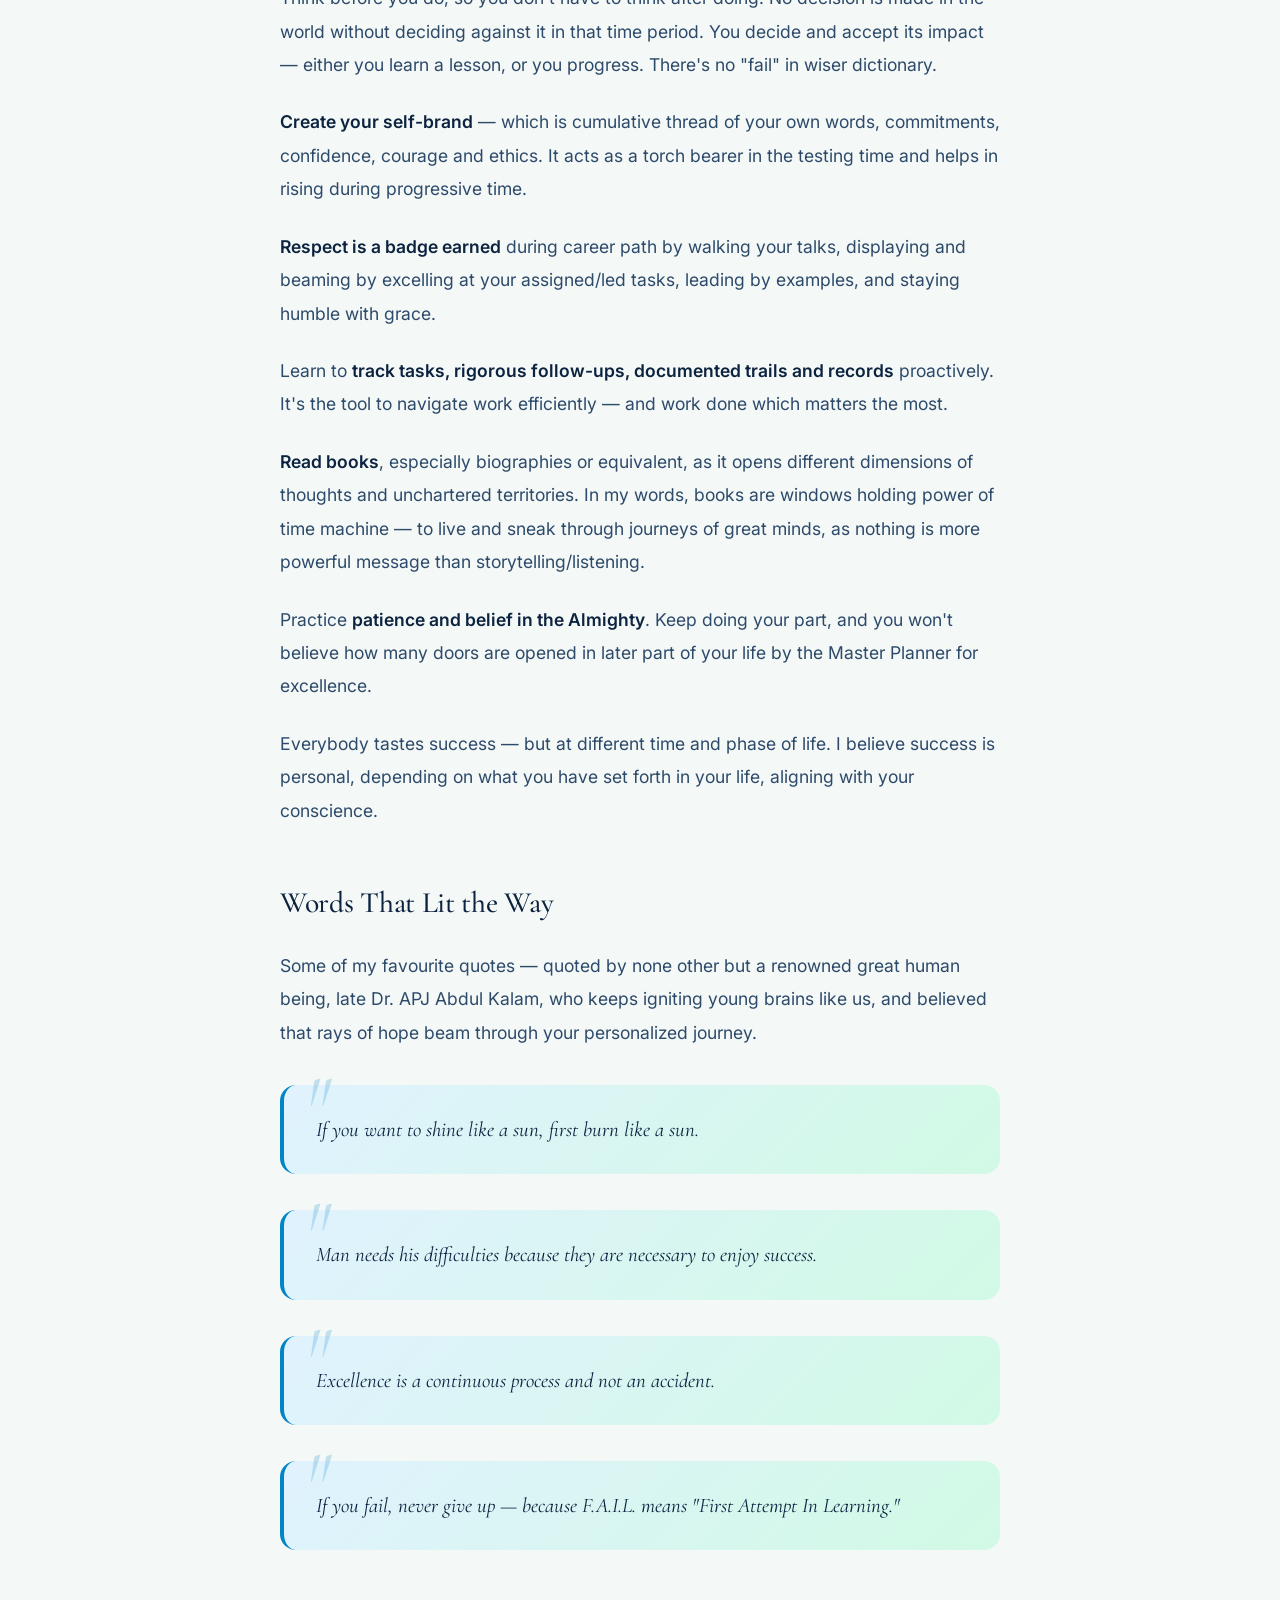
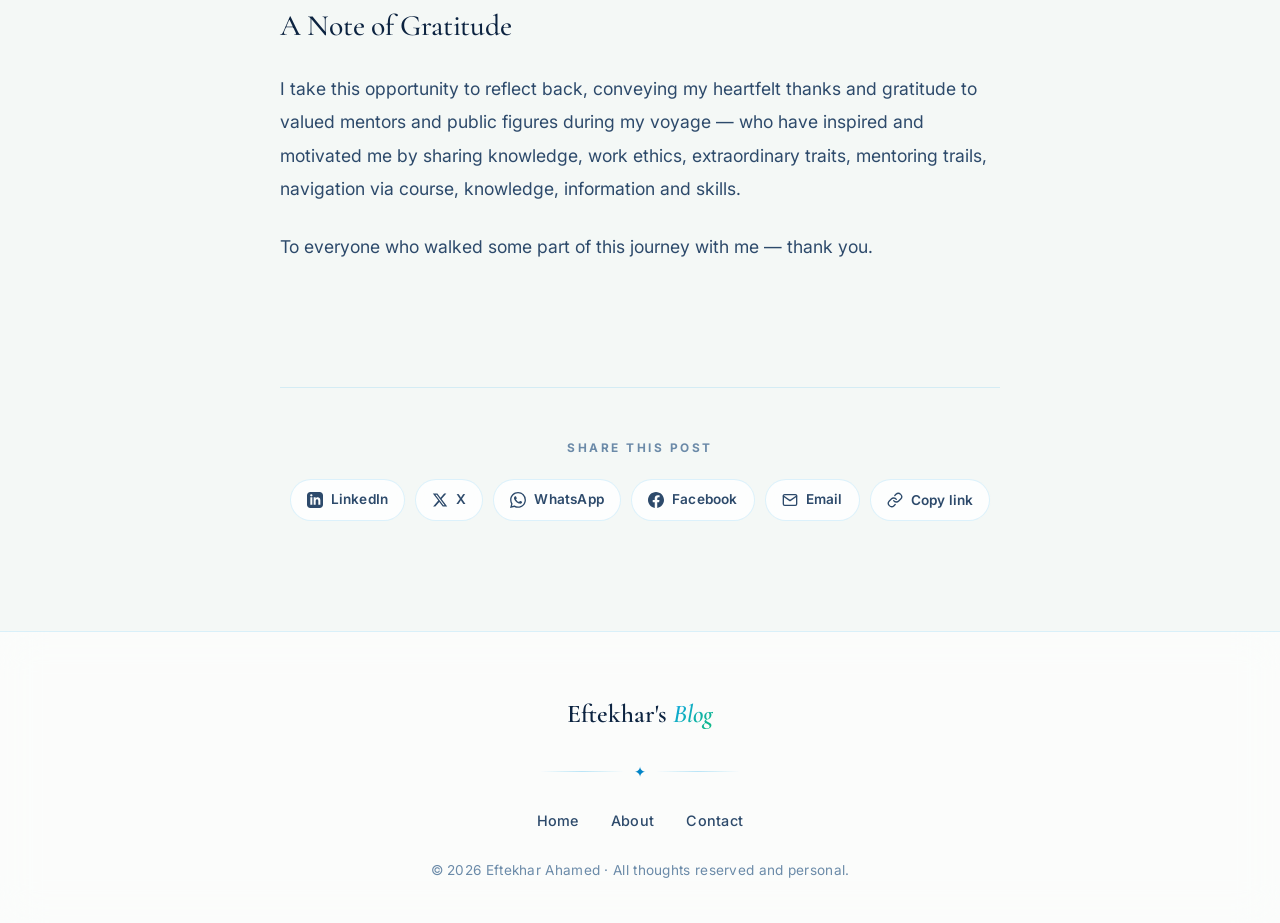
<file: posts/my-career-journal-decade-in-dubai.html>
<!DOCTYPE html>
<html lang="en">
<head>
    <meta charset="UTF-8">
    <meta name="viewport" content="width=device-width, initial-scale=1.0">
    <meta name="color-scheme" content="light only">
    <title>My Career Journal: A Decade in Dubai | Eftekhar's Blog</title>
    <meta name="description" content="A decade of lessons from Dubai — reflections on hardwork, hope, self-brand, patience, and the journey of a young engineer who arrived in 2015.">
    <link rel="preconnect" href="https://fonts.googleapis.com">
    <link rel="preconnect" href="https://fonts.gstatic.com" crossorigin>
    <link href="https://fonts.googleapis.com/css2?family=Cormorant+Garamond:ital,wght@0,400;0,500;0,600;0,700;1,400;1,500;1,600&family=Inter:wght@400;500;600;700&display=swap" rel="stylesheet">
    <link rel="stylesheet" href="../css/style.css">

    <!-- Google Analytics 4 -->
    <script async src="https://www.googletagmanager.com/gtag/js?id=G-ML8KB2BWMK"></script>
    <script>
      window.dataLayer = window.dataLayer || [];
      function gtag(){dataLayer.push(arguments);}
      gtag('js', new Date());
      gtag('config', 'G-ML8KB2BWMK');
    </script>
</head>
<body>
    <div class="orb orb-1"></div>
    <div class="orb orb-2"></div>
    <div class="orb orb-3"></div>

    <header class="header">
        <div class="container">
            <a href="../index.html" class="logo">Eftekhar's <span>Blog</span></a>
            <nav class="nav">
                <a href="../index.html">Home</a>
                <a href="../about.html">About</a>
                <a href="../contact.html">Contact</a>
            </nav>
        </div>
    </header>

    <main class="container">
        <article>
            <div class="post-header">
                <a href="../index.html" class="back-link">← Back to all posts</a>
                <div class="post-meta">
                    <span class="post-date">June 8, 2025</span>
                    <span class="post-tag tag-journey">Journey</span>
                </div>
                <h1>My Career Journal: <em>A Decade in Dubai</em></h1>
            </div>

            <div class="post-content">
                <p>Before 10 years back in 2015, as a young professional landed in Dubai with set of ambitions and dreams. The most awaited beautiful landmark to witness was Burj Khalifa standing tall — defying and challenging odds, shining magical, defining new era of possibilities of engineering feet and proudly showcasing steadfastness of UAE leadership, especially his Highness, igniting and inspiring young minds like me among millions.</p>

                <p>Dubai itself is a powerhouse of positive vibes which is hard to miss out, as it keeps beating the passion on its steady chords and strings, driving all dwelling souls in itself. The city is full of life — and definitely city of dreams that not only gives hope but means to achieve and channelize it with right method and energy.</p>

                <p>As I reflect back to the journey of last decade, I feel compelled and gracious altogether to share my learning experience of voyage, hoping that somewhere, to someone, the experience of journey candles hope, courage and fuels determination — marching towards your goal and rise to who truly you believe in. This is dedicated especially to the freshers, professionals seeking momentum in career, and the fraternity of Engineering/STEM, along with the valuable reader of this post.</p>

                <h2>Lessons from the Journey</h2>

                <p>I have personally been through and witnessed that Dubai, UAE treats raw talent and knowledge unparallel in region with respect. The seamless flow mingles you in its compound journey — no matter what your color, accent, creed or religion is.</p>

                <p>Along the journey, I have meticulously observed that <strong>there's no shortcut to hardwork</strong>. Smart techniques save time/efforts, but hard work goes on and pays off. Career is built up brick by brick over the course of time period.</p>

                <p>Running behind empowering yourself with skills, information, knowledge and experience is plus. Fact is — eventually, they will help you in raising positions and withdrawals.</p>

                <p>Most important part of journey is to <strong>keep learning</strong> — acquire additional qualifications, certifications and specialisation focusing on trending and upcoming technologies.</p>

                <p>When time comes, don't hesitate to <strong>take calculative risks</strong> by brainstorming its impact. Think before you do, so you don't have to think after doing. No decision is made in the world without deciding against it in that time period. You decide and accept its impact — either you learn a lesson, or you progress. There's no "fail" in wiser dictionary.</p>

                <p><strong>Create your self-brand</strong> — which is cumulative thread of your own words, commitments, confidence, courage and ethics. It acts as a torch bearer in the testing time and helps in rising during progressive time.</p>

                <p><strong>Respect is a badge earned</strong> during career path by walking your talks, displaying and beaming by excelling at your assigned/led tasks, leading by examples, and staying humble with grace.</p>

                <p>Learn to <strong>track tasks, rigorous follow-ups, documented trails and records</strong> proactively. It's the tool to navigate work efficiently — and work done which matters the most.</p>

                <p><strong>Read books</strong>, especially biographies or equivalent, as it opens different dimensions of thoughts and unchartered territories. In my words, books are windows holding power of time machine — to live and sneak through journeys of great minds, as nothing is more powerful message than storytelling/listening.</p>

                <p>Practice <strong>patience and belief in the Almighty</strong>. Keep doing your part, and you won't believe how many doors are opened in later part of your life by the Master Planner for excellence.</p>

                <p>Everybody tastes success — but at different time and phase of life. I believe success is personal, depending on what you have set forth in your life, aligning with your conscience.</p>

                <h2>Words That Lit the Way</h2>

                <p>Some of my favourite quotes — quoted by none other but a renowned great human being, late Dr. APJ Abdul Kalam, who keeps igniting young brains like us, and believed that rays of hope beam through your personalized journey.</p>

                <blockquote>If you want to shine like a sun, first burn like a sun.</blockquote>

                <blockquote>Man needs his difficulties because they are necessary to enjoy success.</blockquote>

                <blockquote>Excellence is a continuous process and not an accident.</blockquote>

                <blockquote>If you fail, never give up — because F.A.I.L. means "First Attempt In Learning."</blockquote>

                <h2>A Note of Gratitude</h2>

                <p>I take this opportunity to reflect back, conveying my heartfelt thanks and gratitude to valued mentors and public figures during my voyage — who have inspired and motivated me by sharing knowledge, work ethics, extraordinary traits, mentoring trails, navigation via course, knowledge, information and skills.</p>

                <p>To everyone who walked some part of this journey with me — thank you.</p>
            </div>

            <section class="post-share">
                <div class="share-label">Share this post</div>
                <div class="share-buttons">
                    <a href="#" class="share-btn" data-share="linkedin" aria-label="Share on LinkedIn">
                        <svg viewBox="0 0 24 24" fill="currentColor"><path d="M19 0h-14C2.24 0 0 2.24 0 5v14c0 2.76 2.24 5 5 5h14c2.76 0 5-2.24 5-5V5c0-2.76-2.24-5-5-5zM8 19H5V8h3v11zM6.5 6.73c-.97 0-1.75-.79-1.75-1.76s.78-1.76 1.75-1.76 1.75.79 1.75 1.76-.78 1.76-1.75 1.76zM20 19h-3v-5.6c0-3.37-4-3.11-4 0V19h-3V8h3v1.77c1.39-2.58 7-2.77 7 2.46V19z"/></svg>
                        <span class="share-label-text">LinkedIn</span>
                    </a>
                    <a href="#" class="share-btn" data-share="twitter" aria-label="Share on X">
                        <svg viewBox="0 0 24 24" fill="currentColor"><path d="M18.244 2.25h3.308l-7.227 8.26 8.502 11.24H16.17l-5.214-6.817L4.99 21.75H1.68l7.73-8.835L1.254 2.25H8.08l4.713 6.231zm-1.161 17.52h1.833L7.084 4.126H5.117z"/></svg>
                        <span class="share-label-text">X</span>
                    </a>
                    <a href="#" class="share-btn" data-share="whatsapp" aria-label="Share on WhatsApp">
                        <svg viewBox="0 0 24 24" fill="currentColor"><path d="M17.472 14.382c-.297-.149-1.758-.867-2.03-.967-.273-.099-.471-.148-.67.15-.197.297-.767.966-.94 1.164-.173.199-.347.223-.644.075-.297-.15-1.255-.463-2.39-1.475-.883-.788-1.48-1.761-1.653-2.059-.173-.297-.018-.458.13-.606.134-.133.298-.347.446-.52.149-.174.198-.298.298-.497.099-.198.05-.371-.025-.52-.075-.149-.669-1.612-.916-2.207-.242-.579-.487-.5-.669-.51-.173-.008-.371-.01-.57-.01-.198 0-.52.074-.792.372-.272.297-1.04 1.016-1.04 2.479 0 1.462 1.065 2.875 1.213 3.074.149.198 2.096 3.2 5.077 4.487.709.306 1.262.489 1.694.625.712.227 1.36.195 1.871.118.571-.085 1.758-.719 2.006-1.413.248-.694.248-1.289.173-1.413-.074-.124-.272-.198-.57-.347m-5.421 7.403h-.004a9.87 9.87 0 01-5.031-1.378l-.361-.214-3.741.982.998-3.648-.235-.374a9.86 9.86 0 01-1.51-5.26c.001-5.45 4.436-9.884 9.888-9.884 2.64 0 5.122 1.03 6.988 2.898a9.825 9.825 0 012.893 6.994c-.003 5.45-4.437 9.884-9.885 9.884m8.413-18.297A11.815 11.815 0 0012.05 0C5.495 0 .16 5.335.157 11.892c0 2.096.547 4.142 1.588 5.945L.057 24l6.305-1.654a11.882 11.882 0 005.683 1.448h.005c6.554 0 11.89-5.335 11.893-11.893a11.821 11.821 0 00-3.48-8.413Z"/></svg>
                        <span class="share-label-text">WhatsApp</span>
                    </a>
                    <a href="#" class="share-btn" data-share="facebook" aria-label="Share on Facebook">
                        <svg viewBox="0 0 24 24" fill="currentColor"><path d="M24 12.073c0-6.627-5.373-12-12-12s-12 5.373-12 12c0 5.99 4.388 10.954 10.125 11.854v-8.385H7.078v-3.47h3.047V9.43c0-3.007 1.792-4.669 4.533-4.669 1.312 0 2.686.235 2.686.235v2.953H15.83c-1.491 0-1.956.925-1.956 1.874v2.25h3.328l-.532 3.47h-2.796v8.385C19.612 23.027 24 18.062 24 12.073z"/></svg>
                        <span class="share-label-text">Facebook</span>
                    </a>
                    <a href="#" class="share-btn" data-share="email" aria-label="Share by email">
                        <svg viewBox="0 0 24 24" fill="none" stroke="currentColor" stroke-width="2" stroke-linecap="round" stroke-linejoin="round"><path d="M4 4h16c1.1 0 2 .9 2 2v12c0 1.1-.9 2-2 2H4c-1.1 0-2-.9-2-2V6c0-1.1.9-2 2-2z"/><polyline points="22,6 12,13 2,6"/></svg>
                        <span class="share-label-text">Email</span>
                    </a>
                    <button class="share-btn share-copy" data-share="copy" aria-label="Copy link">
                        <svg viewBox="0 0 24 24" fill="none" stroke="currentColor" stroke-width="2" stroke-linecap="round" stroke-linejoin="round"><path d="M10 13a5 5 0 0 0 7.54.54l3-3a5 5 0 0 0-7.07-7.07l-1.72 1.71"/><path d="M14 11a5 5 0 0 0-7.54-.54l-3 3a5 5 0 0 0 7.07 7.07l1.71-1.71"/></svg>
                        <span class="share-label-text">Copy link</span>
                    </button>
                </div>
            </section>

        </article>
    </main>

    <footer class="footer">
        <div class="container">
            <div class="footer-logo">Eftekhar's <span>Blog</span></div>
            <div class="footer-divider"><span>✦</span></div>
            <div class="footer-links">
                <a href="../index.html">Home</a>
                <a href="../about.html">About</a>
                <a href="../contact.html">Contact</a>
            </div>
            <p>&copy; 2026 Eftekhar Ahamed · All thoughts reserved and personal.</p>
        </div>
    </footer>

    <script src="../js/main.js" defer></script>
</body>
</html>
</file>
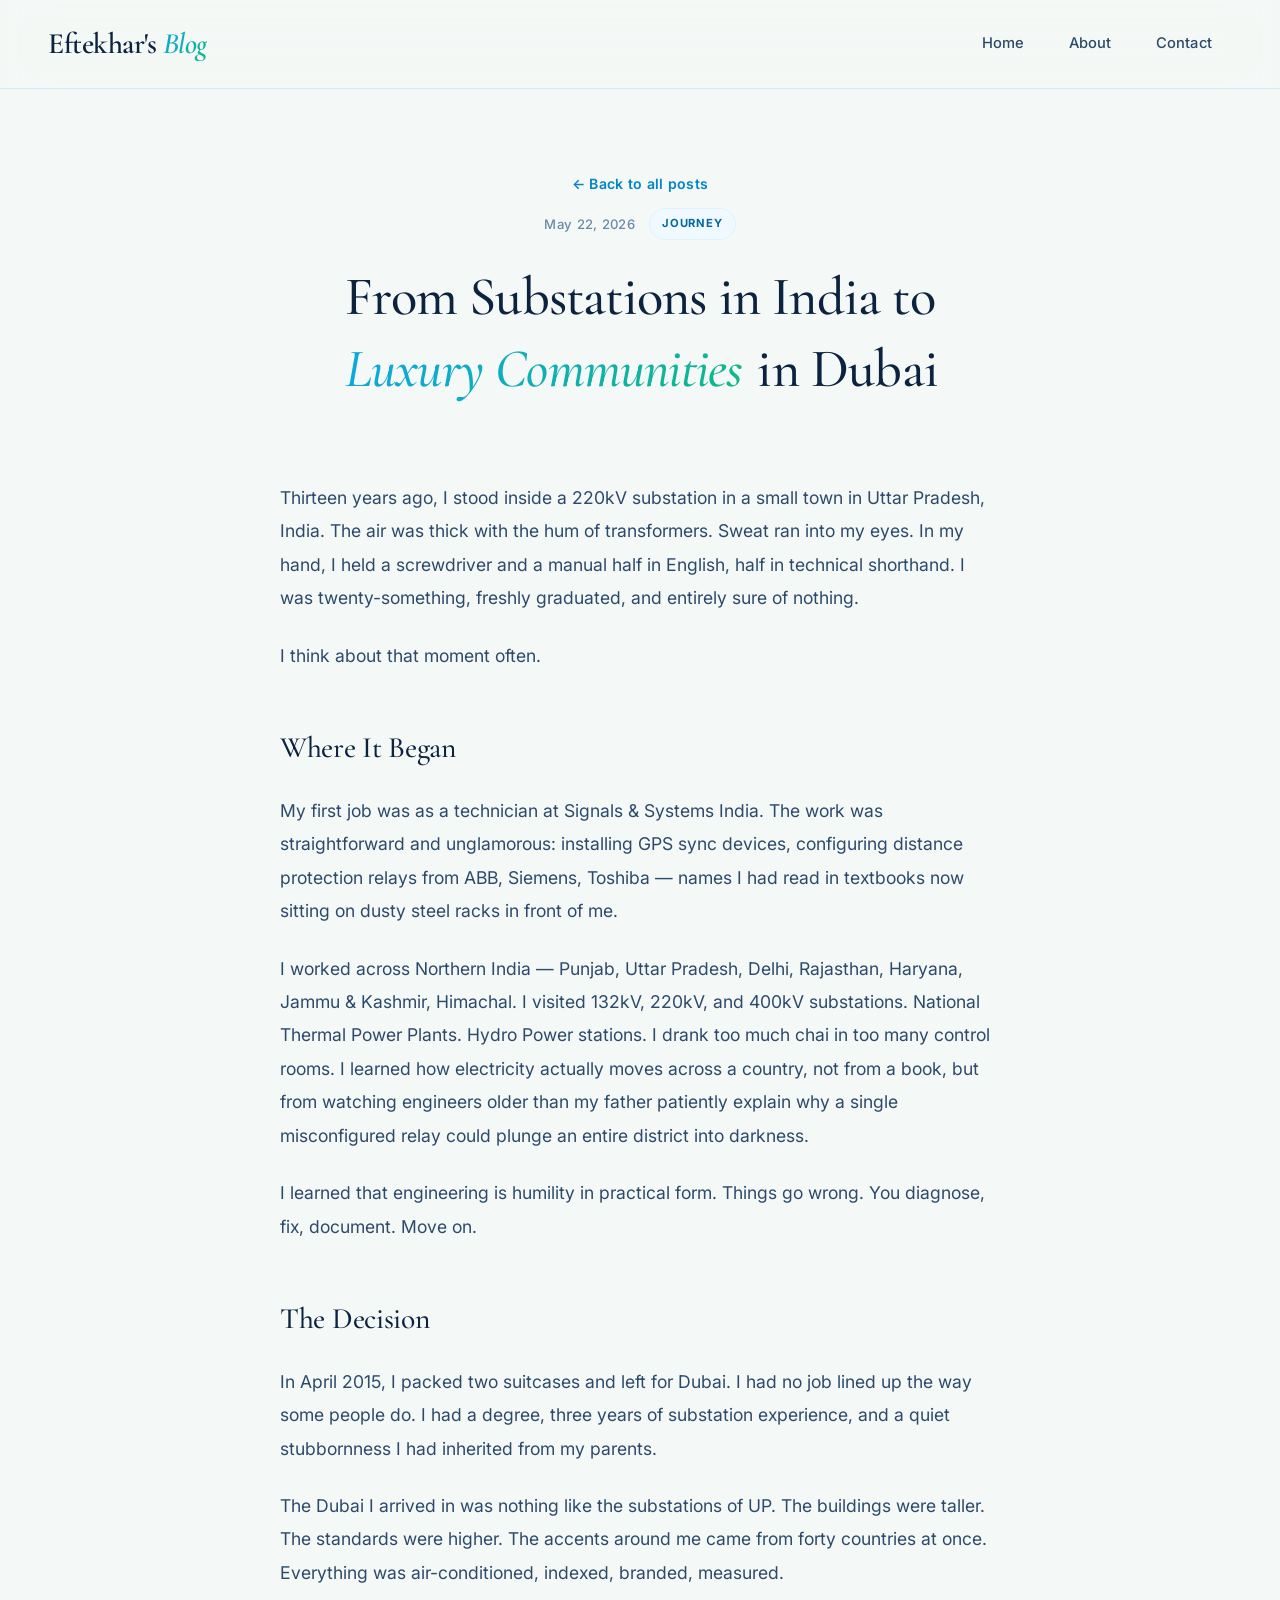
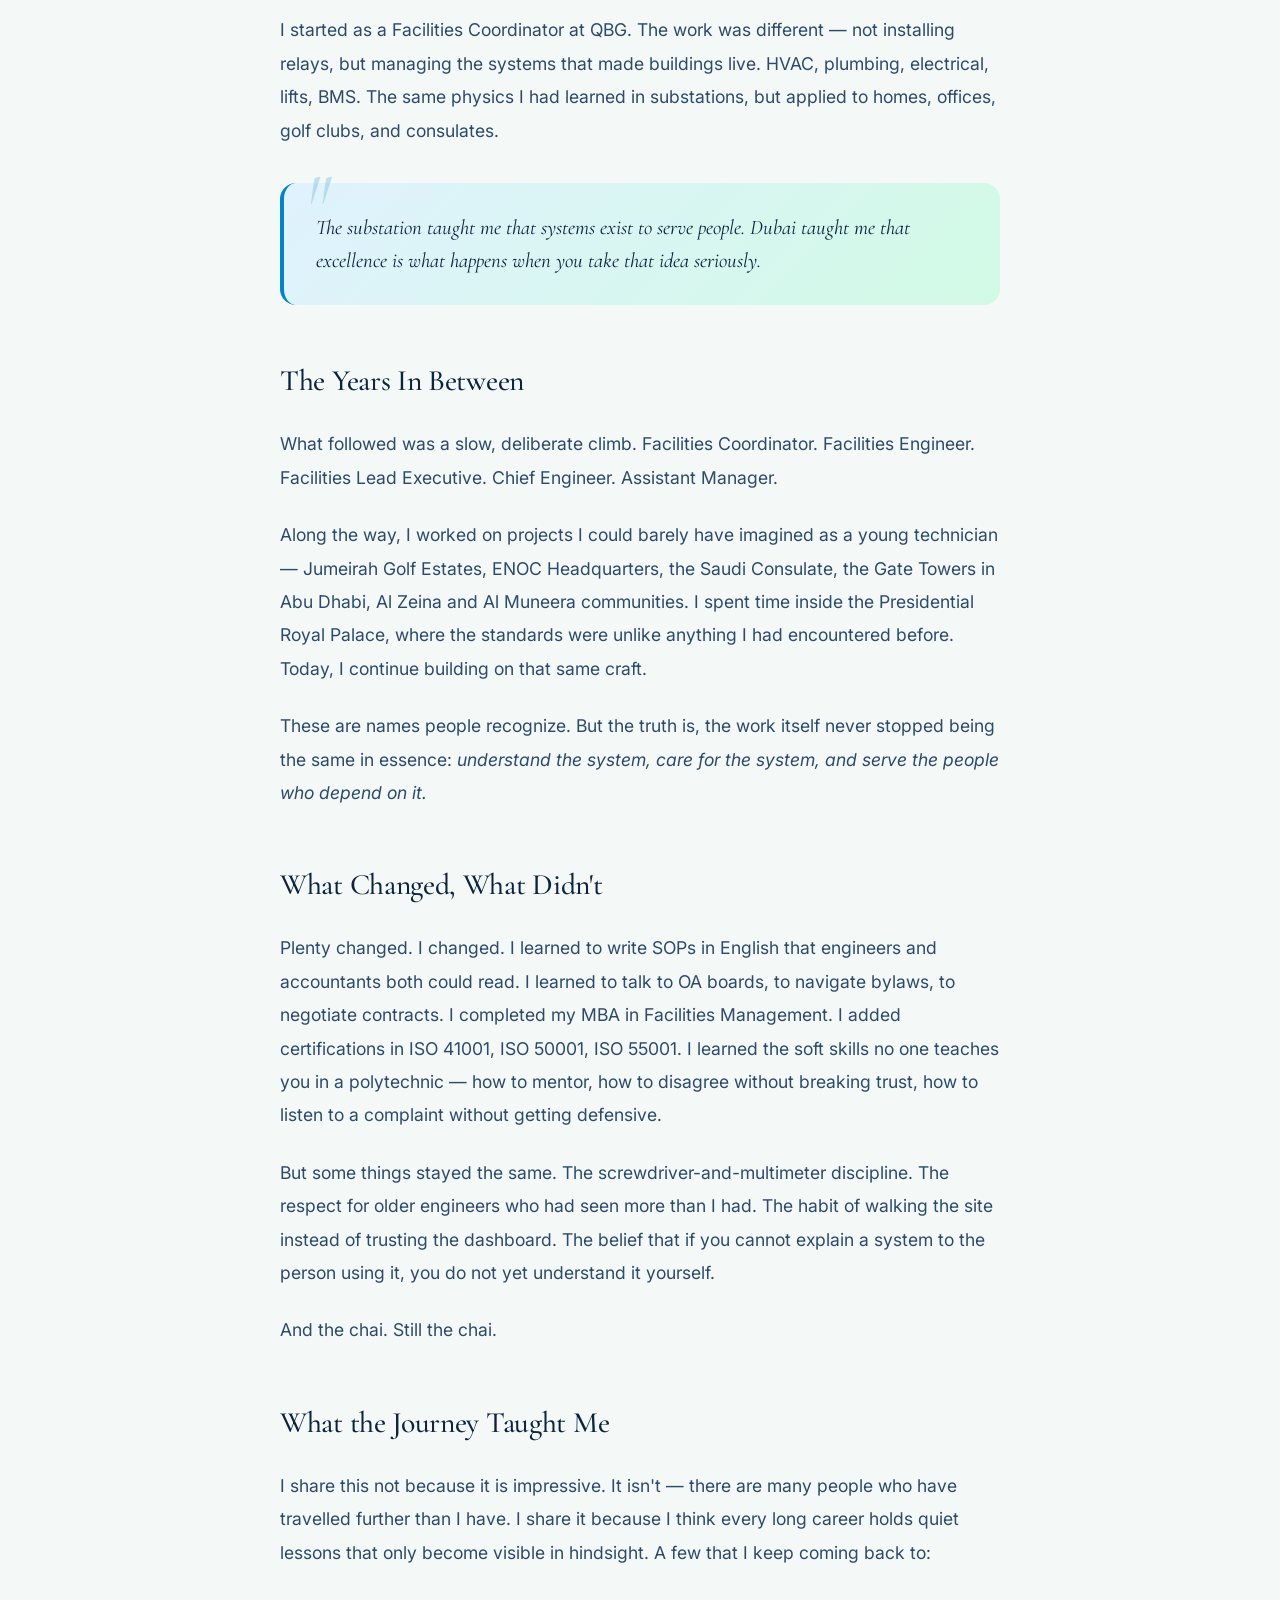
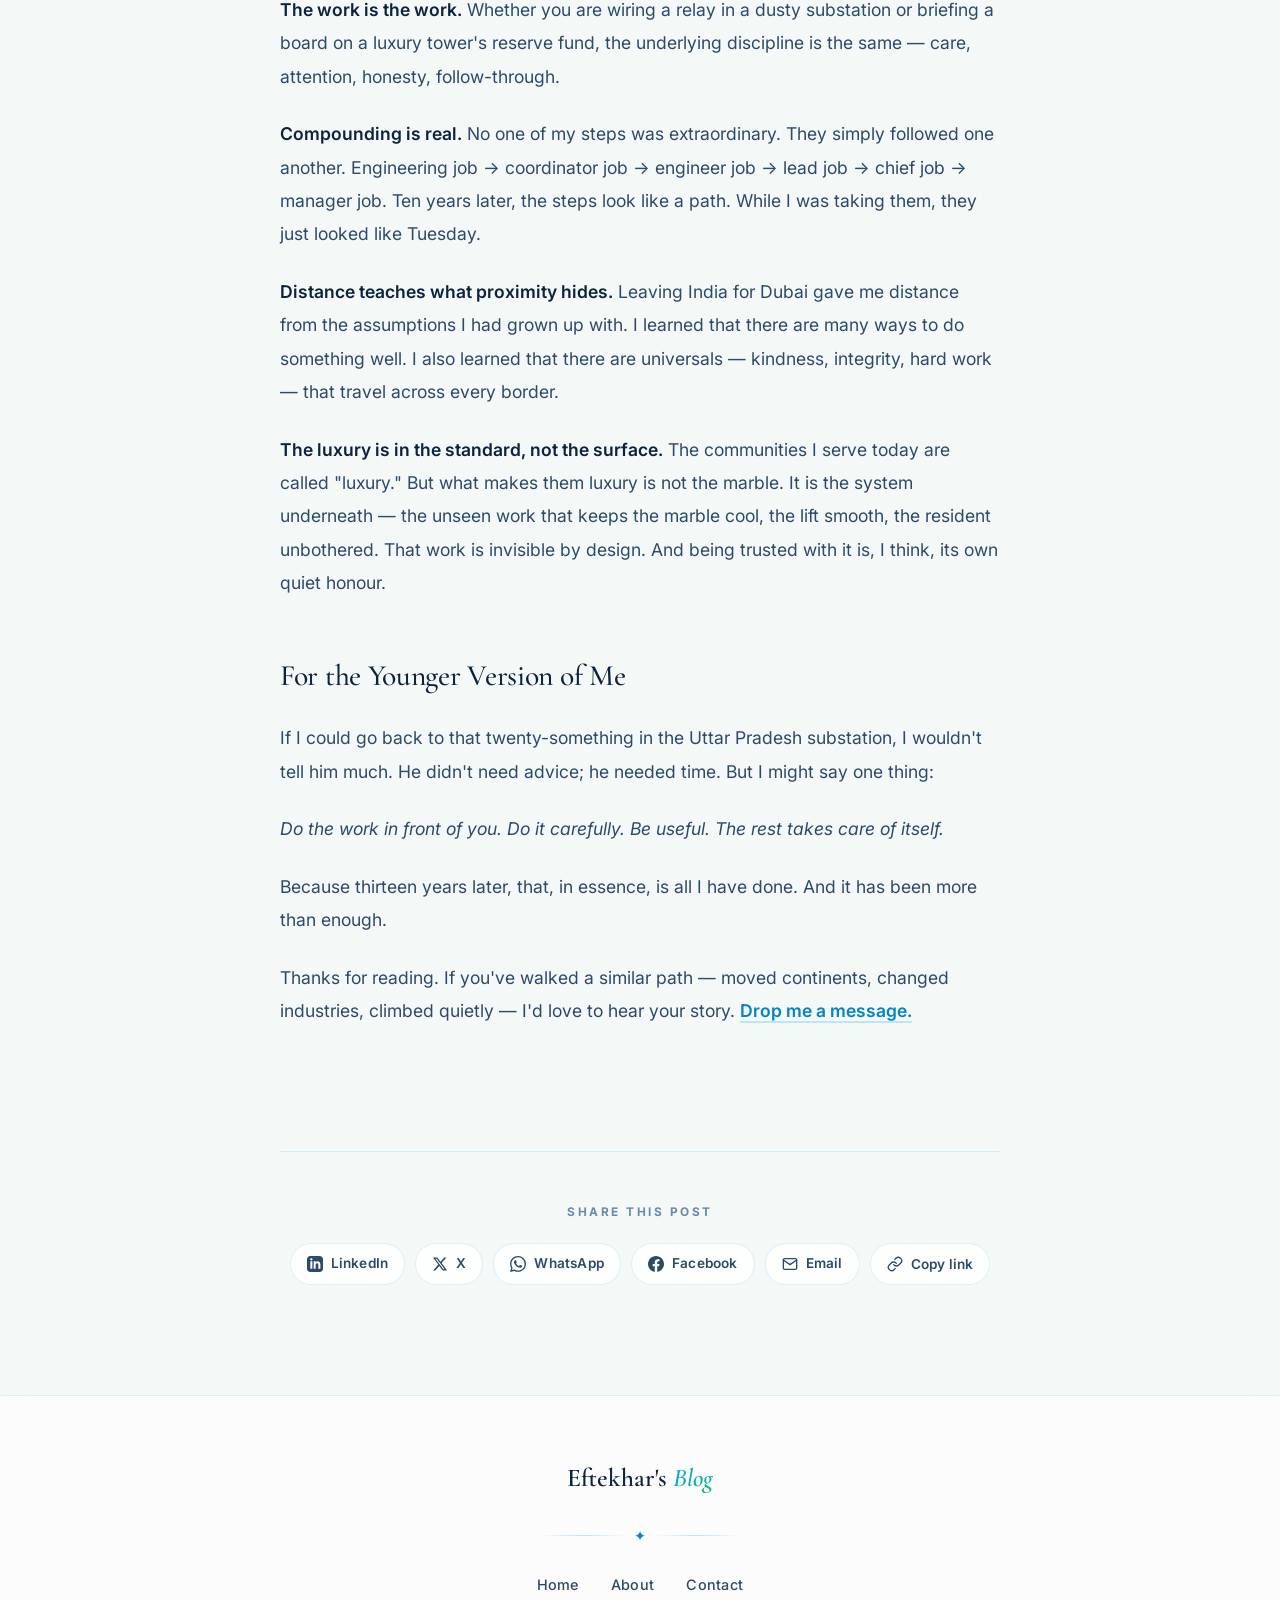
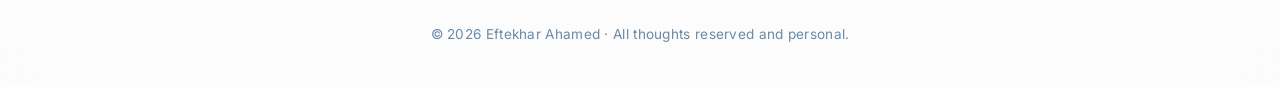
<file: posts/substations-to-luxury.html>
<!DOCTYPE html>
<html lang="en">
<head>
    <meta charset="UTF-8">
    <meta name="viewport" content="width=device-width, initial-scale=1.0">
    <meta name="color-scheme" content="light only">
    <title>From Substations in India to Luxury Communities in Dubai | Eftekhar's Blog</title>
    <meta name="description" content="A personal journey across thirteen years, two countries, and the lessons learned between high-voltage substations and luxury residences.">
    <link rel="preconnect" href="https://fonts.googleapis.com">
    <link rel="preconnect" href="https://fonts.gstatic.com" crossorigin>
    <link href="https://fonts.googleapis.com/css2?family=Cormorant+Garamond:ital,wght@0,400;0,500;0,600;0,700;1,400;1,500;1,600&family=Inter:wght@400;500;600;700&display=swap" rel="stylesheet">
    <link rel="stylesheet" href="../css/style.css">

    <!-- Google Analytics 4 -->
    <script async src="https://www.googletagmanager.com/gtag/js?id=G-ML8KB2BWMK"></script>
    <script>
      window.dataLayer = window.dataLayer || [];
      function gtag(){dataLayer.push(arguments);}
      gtag('js', new Date());
      gtag('config', 'G-ML8KB2BWMK');
    </script>
</head>
<body>
    <div class="orb orb-1"></div>
    <div class="orb orb-2"></div>
    <div class="orb orb-3"></div>

    <header class="header">
        <div class="container">
            <a href="../index.html" class="logo">Eftekhar's <span>Blog</span></a>
            <nav class="nav">
                <a href="../index.html">Home</a>
                <a href="../about.html">About</a>
                <a href="../contact.html">Contact</a>
            </nav>
        </div>
    </header>

    <main class="container">
        <article>
            <div class="post-header">
                <a href="../index.html" class="back-link">← Back to all posts</a>
                <div class="post-meta">
                    <span class="post-date">May 22, 2026</span>
                    <span class="post-tag tag-journey">Journey</span>
                </div>
                <h1>From Substations in India to <em>Luxury Communities</em> in Dubai</h1>
            </div>

            <div class="post-content">
                <p>Thirteen years ago, I stood inside a 220kV substation in a small town in Uttar Pradesh, India. The air was thick with the hum of transformers. Sweat ran into my eyes. In my hand, I held a screwdriver and a manual half in English, half in technical shorthand. I was twenty-something, freshly graduated, and entirely sure of nothing.</p>

                <p>I think about that moment often.</p>

                <h2>Where It Began</h2>
                <p>My first job was as a technician at Signals & Systems India. The work was straightforward and unglamorous: installing GPS sync devices, configuring distance protection relays from ABB, Siemens, Toshiba — names I had read in textbooks now sitting on dusty steel racks in front of me.</p>

                <p>I worked across Northern India — Punjab, Uttar Pradesh, Delhi, Rajasthan, Haryana, Jammu & Kashmir, Himachal. I visited 132kV, 220kV, and 400kV substations. National Thermal Power Plants. Hydro Power stations. I drank too much chai in too many control rooms. I learned how electricity actually moves across a country, not from a book, but from watching engineers older than my father patiently explain why a single misconfigured relay could plunge an entire district into darkness.</p>

                <p>I learned that engineering is humility in practical form. Things go wrong. You diagnose, fix, document. Move on.</p>

                <h2>The Decision</h2>
                <p>In April 2015, I packed two suitcases and left for Dubai. I had no job lined up the way some people do. I had a degree, three years of substation experience, and a quiet stubbornness I had inherited from my parents.</p>

                <p>The Dubai I arrived in was nothing like the substations of UP. The buildings were taller. The standards were higher. The accents around me came from forty countries at once. Everything was air-conditioned, indexed, branded, measured.</p>

                <p>I started as a Facilities Coordinator at QBG. The work was different — not installing relays, but managing the systems that made buildings live. HVAC, plumbing, electrical, lifts, BMS. The same physics I had learned in substations, but applied to homes, offices, golf clubs, and consulates.</p>

                <blockquote>The substation taught me that systems exist to serve people. Dubai taught me that excellence is what happens when you take that idea seriously.</blockquote>

                <h2>The Years In Between</h2>
                <p>What followed was a slow, deliberate climb. Facilities Coordinator. Facilities Engineer. Facilities Lead Executive. Chief Engineer. Assistant Manager.</p>

                <p>Along the way, I worked on projects I could barely have imagined as a young technician — Jumeirah Golf Estates, ENOC Headquarters, the Saudi Consulate, the Gate Towers in Abu Dhabi, Al Zeina and Al Muneera communities. I spent time inside the Presidential Royal Palace, where the standards were unlike anything I had encountered before. Today, I continue building on that same craft.</p>

                <p>These are names people recognize. But the truth is, the work itself never stopped being the same in essence: <em>understand the system, care for the system, and serve the people who depend on it.</em></p>

                <h2>What Changed, What Didn't</h2>
                <p>Plenty changed. I changed. I learned to write SOPs in English that engineers and accountants both could read. I learned to talk to OA boards, to navigate bylaws, to negotiate contracts. I completed my MBA in Facilities Management. I added certifications in ISO 41001, ISO 50001, ISO 55001. I learned the soft skills no one teaches you in a polytechnic — how to mentor, how to disagree without breaking trust, how to listen to a complaint without getting defensive.</p>

                <p>But some things stayed the same. The screwdriver-and-multimeter discipline. The respect for older engineers who had seen more than I had. The habit of walking the site instead of trusting the dashboard. The belief that if you cannot explain a system to the person using it, you do not yet understand it yourself.</p>

                <p>And the chai. Still the chai.</p>

                <h2>What the Journey Taught Me</h2>
                <p>I share this not because it is impressive. It isn't — there are many people who have travelled further than I have. I share it because I think every long career holds quiet lessons that only become visible in hindsight. A few that I keep coming back to:</p>

                <p><strong>The work is the work.</strong> Whether you are wiring a relay in a dusty substation or briefing a board on a luxury tower's reserve fund, the underlying discipline is the same — care, attention, honesty, follow-through.</p>

                <p><strong>Compounding is real.</strong> No one of my steps was extraordinary. They simply followed one another. Engineering job → coordinator job → engineer job → lead job → chief job → manager job. Ten years later, the steps look like a path. While I was taking them, they just looked like Tuesday.</p>

                <p><strong>Distance teaches what proximity hides.</strong> Leaving India for Dubai gave me distance from the assumptions I had grown up with. I learned that there are many ways to do something well. I also learned that there are universals — kindness, integrity, hard work — that travel across every border.</p>

                <p><strong>The luxury is in the standard, not the surface.</strong> The communities I serve today are called "luxury." But what makes them luxury is not the marble. It is the system underneath — the unseen work that keeps the marble cool, the lift smooth, the resident unbothered. That work is invisible by design. And being trusted with it is, I think, its own quiet honour.</p>

                <h2>For the Younger Version of Me</h2>
                <p>If I could go back to that twenty-something in the Uttar Pradesh substation, I wouldn't tell him much. He didn't need advice; he needed time. But I might say one thing:</p>

                <p><em>Do the work in front of you. Do it carefully. Be useful. The rest takes care of itself.</em></p>

                <p>Because thirteen years later, that, in essence, is all I have done. And it has been more than enough.</p>

                <p>Thanks for reading. If you've walked a similar path — moved continents, changed industries, climbed quietly — I'd love to hear your story. <a href="../contact.html">Drop me a message.</a></p>
            </div>

            <section class="post-share">
                <div class="share-label">Share this post</div>
                <div class="share-buttons">
                    <a href="#" class="share-btn" data-share="linkedin" aria-label="Share on LinkedIn">
                        <svg viewBox="0 0 24 24" fill="currentColor"><path d="M19 0h-14C2.24 0 0 2.24 0 5v14c0 2.76 2.24 5 5 5h14c2.76 0 5-2.24 5-5V5c0-2.76-2.24-5-5-5zM8 19H5V8h3v11zM6.5 6.73c-.97 0-1.75-.79-1.75-1.76s.78-1.76 1.75-1.76 1.75.79 1.75 1.76-.78 1.76-1.75 1.76zM20 19h-3v-5.6c0-3.37-4-3.11-4 0V19h-3V8h3v1.77c1.39-2.58 7-2.77 7 2.46V19z"/></svg>
                        <span class="share-label-text">LinkedIn</span>
                    </a>
                    <a href="#" class="share-btn" data-share="twitter" aria-label="Share on X">
                        <svg viewBox="0 0 24 24" fill="currentColor"><path d="M18.244 2.25h3.308l-7.227 8.26 8.502 11.24H16.17l-5.214-6.817L4.99 21.75H1.68l7.73-8.835L1.254 2.25H8.08l4.713 6.231zm-1.161 17.52h1.833L7.084 4.126H5.117z"/></svg>
                        <span class="share-label-text">X</span>
                    </a>
                    <a href="#" class="share-btn" data-share="whatsapp" aria-label="Share on WhatsApp">
                        <svg viewBox="0 0 24 24" fill="currentColor"><path d="M17.472 14.382c-.297-.149-1.758-.867-2.03-.967-.273-.099-.471-.148-.67.15-.197.297-.767.966-.94 1.164-.173.199-.347.223-.644.075-.297-.15-1.255-.463-2.39-1.475-.883-.788-1.48-1.761-1.653-2.059-.173-.297-.018-.458.13-.606.134-.133.298-.347.446-.52.149-.174.198-.298.298-.497.099-.198.05-.371-.025-.52-.075-.149-.669-1.612-.916-2.207-.242-.579-.487-.5-.669-.51-.173-.008-.371-.01-.57-.01-.198 0-.52.074-.792.372-.272.297-1.04 1.016-1.04 2.479 0 1.462 1.065 2.875 1.213 3.074.149.198 2.096 3.2 5.077 4.487.709.306 1.262.489 1.694.625.712.227 1.36.195 1.871.118.571-.085 1.758-.719 2.006-1.413.248-.694.248-1.289.173-1.413-.074-.124-.272-.198-.57-.347m-5.421 7.403h-.004a9.87 9.87 0 01-5.031-1.378l-.361-.214-3.741.982.998-3.648-.235-.374a9.86 9.86 0 01-1.51-5.26c.001-5.45 4.436-9.884 9.888-9.884 2.64 0 5.122 1.03 6.988 2.898a9.825 9.825 0 012.893 6.994c-.003 5.45-4.437 9.884-9.885 9.884m8.413-18.297A11.815 11.815 0 0012.05 0C5.495 0 .16 5.335.157 11.892c0 2.096.547 4.142 1.588 5.945L.057 24l6.305-1.654a11.882 11.882 0 005.683 1.448h.005c6.554 0 11.89-5.335 11.893-11.893a11.821 11.821 0 00-3.48-8.413Z"/></svg>
                        <span class="share-label-text">WhatsApp</span>
                    </a>
                    <a href="#" class="share-btn" data-share="facebook" aria-label="Share on Facebook">
                        <svg viewBox="0 0 24 24" fill="currentColor"><path d="M24 12.073c0-6.627-5.373-12-12-12s-12 5.373-12 12c0 5.99 4.388 10.954 10.125 11.854v-8.385H7.078v-3.47h3.047V9.43c0-3.007 1.792-4.669 4.533-4.669 1.312 0 2.686.235 2.686.235v2.953H15.83c-1.491 0-1.956.925-1.956 1.874v2.25h3.328l-.532 3.47h-2.796v8.385C19.612 23.027 24 18.062 24 12.073z"/></svg>
                        <span class="share-label-text">Facebook</span>
                    </a>
                    <a href="#" class="share-btn" data-share="email" aria-label="Share by email">
                        <svg viewBox="0 0 24 24" fill="none" stroke="currentColor" stroke-width="2" stroke-linecap="round" stroke-linejoin="round"><path d="M4 4h16c1.1 0 2 .9 2 2v12c0 1.1-.9 2-2 2H4c-1.1 0-2-.9-2-2V6c0-1.1.9-2 2-2z"/><polyline points="22,6 12,13 2,6"/></svg>
                        <span class="share-label-text">Email</span>
                    </a>
                    <button class="share-btn share-copy" data-share="copy" aria-label="Copy link">
                        <svg viewBox="0 0 24 24" fill="none" stroke="currentColor" stroke-width="2" stroke-linecap="round" stroke-linejoin="round"><path d="M10 13a5 5 0 0 0 7.54.54l3-3a5 5 0 0 0-7.07-7.07l-1.72 1.71"/><path d="M14 11a5 5 0 0 0-7.54-.54l-3 3a5 5 0 0 0 7.07 7.07l1.71-1.71"/></svg>
                        <span class="share-label-text">Copy link</span>
                    </button>
                </div>
            </section>

        </article>
    </main>

    <footer class="footer">
        <div class="container">
            <div class="footer-logo">Eftekhar's <span>Blog</span></div>
            <div class="footer-divider"><span>✦</span></div>
            <div class="footer-links">
                <a href="../index.html">Home</a>
                <a href="../about.html">About</a>
                <a href="../contact.html">Contact</a>
            </div>
            <p>&copy; 2026 Eftekhar Ahamed · All thoughts reserved and personal.</p>
        </div>
    </footer>

    <script src="../js/main.js" defer></script>
</body>
</html>
</file>
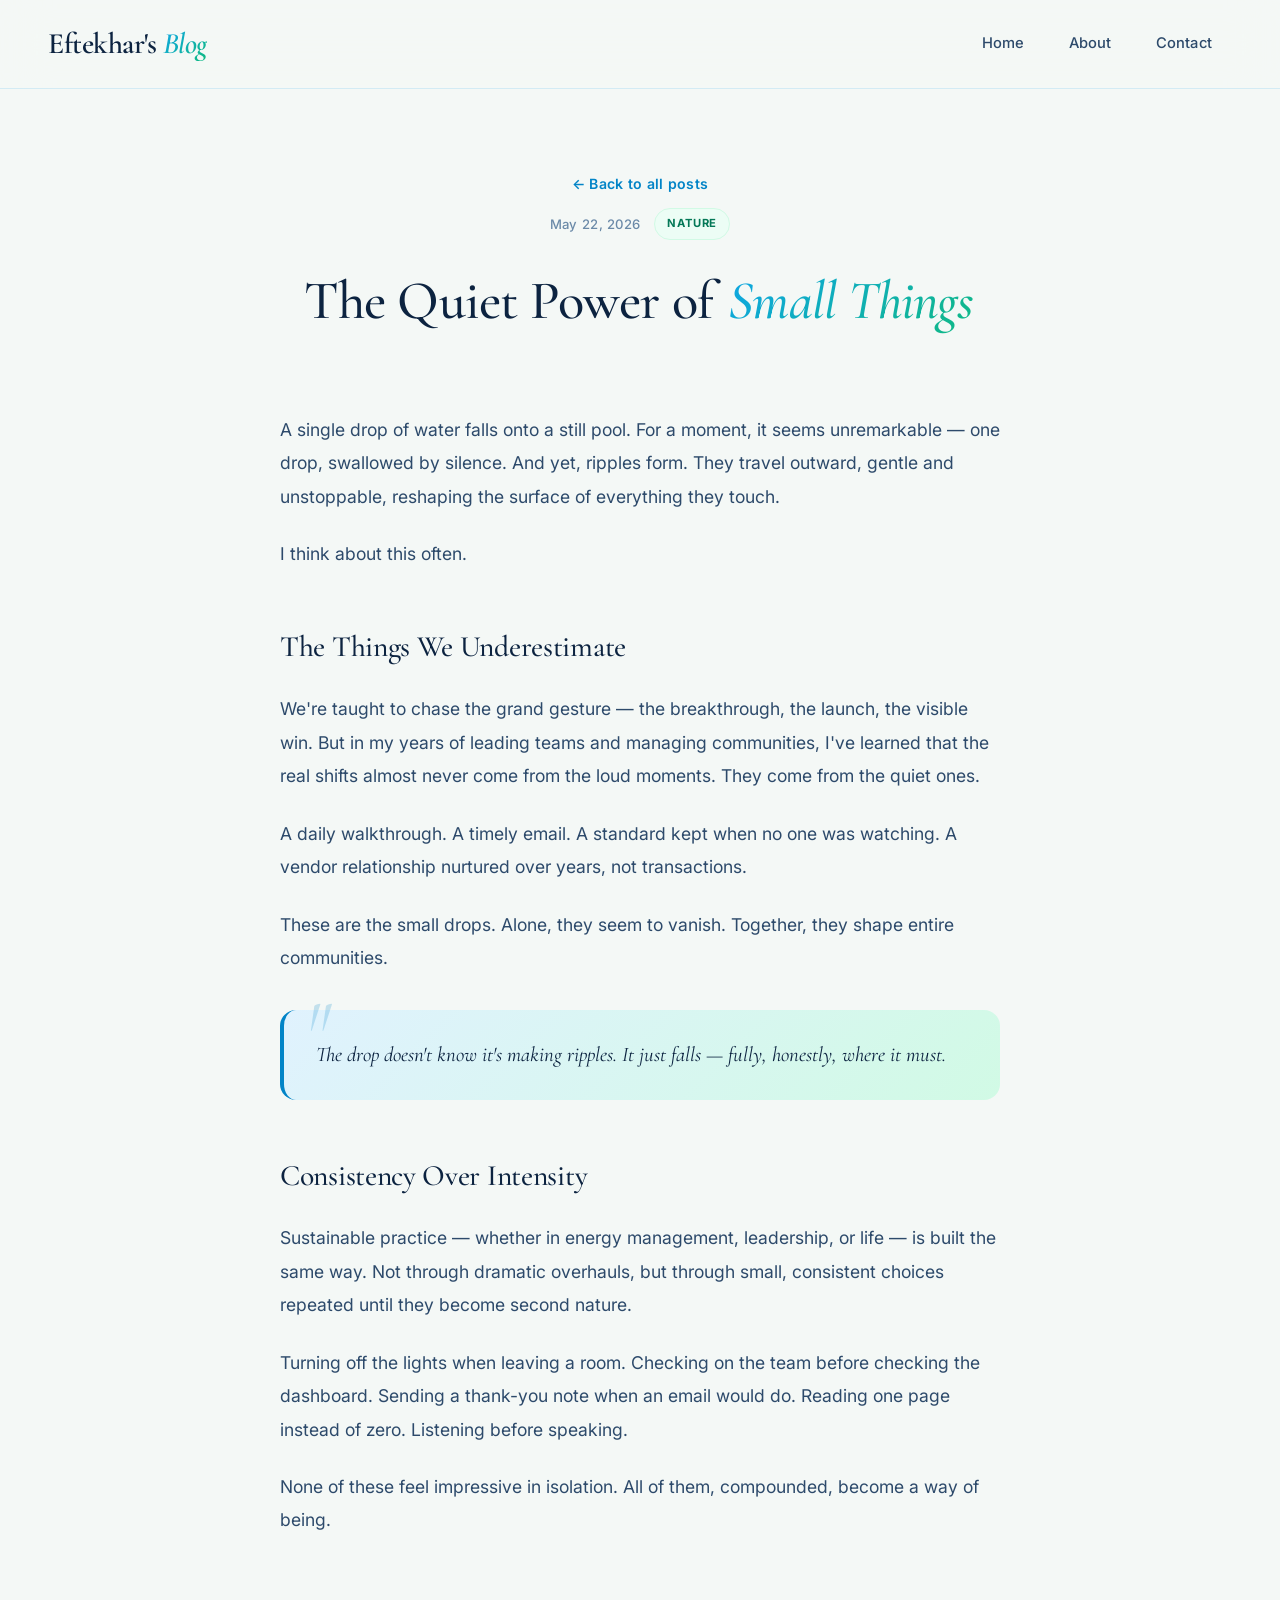
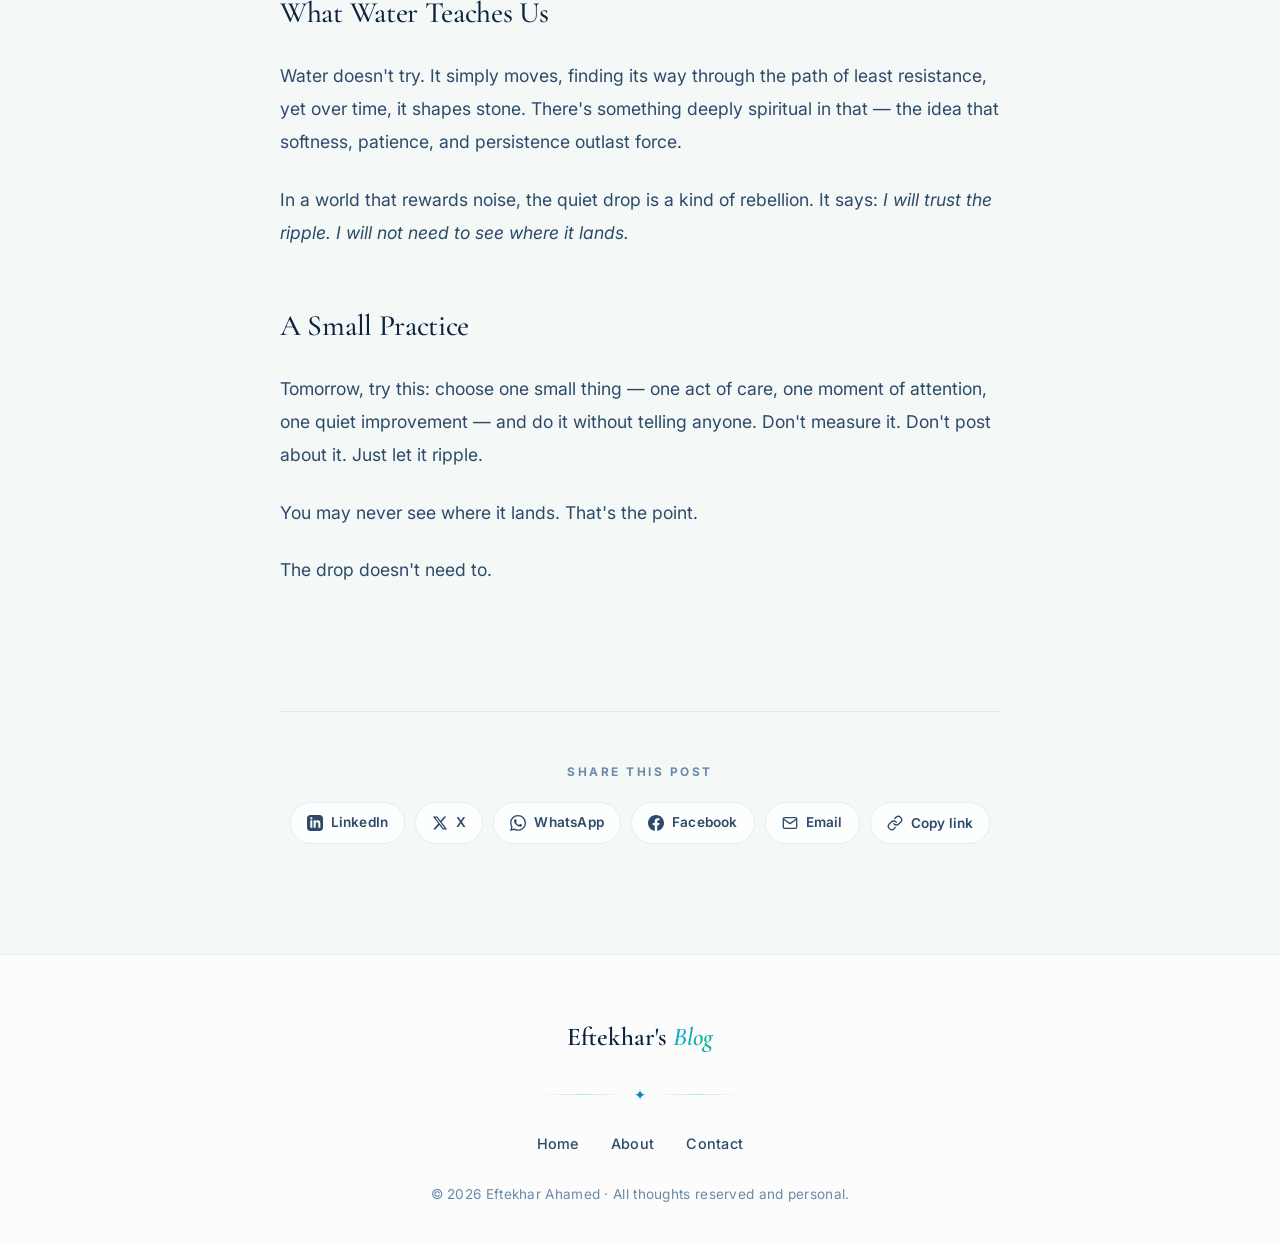
<file: posts/the-quiet-power-of-small-things.html>
<!DOCTYPE html>
<html lang="en">
<head>
    <meta charset="UTF-8">
    <meta name="viewport" content="width=device-width, initial-scale=1.0">
    <meta name="color-scheme" content="light only">
    <title>The Quiet Power of Small Things | Eftekhar's Blog</title>
    <meta name="description" content="A single drop of water creates ripples that travel far beyond its source. Reflections on small choices, quiet kindness, and unseen effort.">
    <link rel="preconnect" href="https://fonts.googleapis.com">
    <link rel="preconnect" href="https://fonts.gstatic.com" crossorigin>
    <link href="https://fonts.googleapis.com/css2?family=Cormorant+Garamond:ital,wght@0,400;0,500;0,600;0,700;1,400;1,500;1,600&family=Inter:wght@400;500;600;700&display=swap" rel="stylesheet">
    <link rel="stylesheet" href="../css/style.css">

    <!-- Google Analytics 4 -->
    <script async src="https://www.googletagmanager.com/gtag/js?id=G-ML8KB2BWMK"></script>
    <script>
      window.dataLayer = window.dataLayer || [];
      function gtag(){dataLayer.push(arguments);}
      gtag('js', new Date());
      gtag('config', 'G-ML8KB2BWMK');
    </script>
</head>
<body>
    <div class="orb orb-1"></div>
    <div class="orb orb-2"></div>
    <div class="orb orb-3"></div>

    <header class="header">
        <div class="container">
            <a href="../index.html" class="logo">Eftekhar's <span>Blog</span></a>
            <nav class="nav">
                <a href="../index.html">Home</a>
                <a href="../about.html">About</a>
                <a href="../contact.html">Contact</a>
            </nav>
        </div>
    </header>

    <main class="container">
        <article>
            <div class="post-header">
                <a href="../index.html" class="back-link">← Back to all posts</a>
                <div class="post-meta">
                    <span class="post-date">May 22, 2026</span>
                    <span class="post-tag tag-nature">Nature</span>
                </div>
                <h1>The Quiet Power of <em>Small Things</em></h1>
            </div>

            <div class="post-content">
                <p>A single drop of water falls onto a still pool. For a moment, it seems unremarkable — one drop, swallowed by silence. And yet, ripples form. They travel outward, gentle and unstoppable, reshaping the surface of everything they touch.</p>

                <p>I think about this often.</p>

                <h2>The Things We Underestimate</h2>
                <p>We're taught to chase the grand gesture — the breakthrough, the launch, the visible win. But in my years of leading teams and managing communities, I've learned that the real shifts almost never come from the loud moments. They come from the quiet ones.</p>

                <p>A daily walkthrough. A timely email. A standard kept when no one was watching. A vendor relationship nurtured over years, not transactions.</p>

                <p>These are the small drops. Alone, they seem to vanish. Together, they shape entire communities.</p>

                <blockquote>The drop doesn't know it's making ripples. It just falls — fully, honestly, where it must.</blockquote>

                <h2>Consistency Over Intensity</h2>
                <p>Sustainable practice — whether in energy management, leadership, or life — is built the same way. Not through dramatic overhauls, but through small, consistent choices repeated until they become second nature.</p>

                <p>Turning off the lights when leaving a room. Checking on the team before checking the dashboard. Sending a thank-you note when an email would do. Reading one page instead of zero. Listening before speaking.</p>

                <p>None of these feel impressive in isolation. All of them, compounded, become a way of being.</p>

                <h2>What Water Teaches Us</h2>
                <p>Water doesn't try. It simply moves, finding its way through the path of least resistance, yet over time, it shapes stone. There's something deeply spiritual in that — the idea that softness, patience, and persistence outlast force.</p>

                <p>In a world that rewards noise, the quiet drop is a kind of rebellion. It says: <em>I will trust the ripple. I will not need to see where it lands.</em></p>

                <h2>A Small Practice</h2>
                <p>Tomorrow, try this: choose one small thing — one act of care, one moment of attention, one quiet improvement — and do it without telling anyone. Don't measure it. Don't post about it. Just let it ripple.</p>

                <p>You may never see where it lands. That's the point.</p>

                <p>The drop doesn't need to.</p>
            </div>

            <section class="post-share">
                <div class="share-label">Share this post</div>
                <div class="share-buttons">
                    <a href="#" class="share-btn" data-share="linkedin" aria-label="Share on LinkedIn">
                        <svg viewBox="0 0 24 24" fill="currentColor"><path d="M19 0h-14C2.24 0 0 2.24 0 5v14c0 2.76 2.24 5 5 5h14c2.76 0 5-2.24 5-5V5c0-2.76-2.24-5-5-5zM8 19H5V8h3v11zM6.5 6.73c-.97 0-1.75-.79-1.75-1.76s.78-1.76 1.75-1.76 1.75.79 1.75 1.76-.78 1.76-1.75 1.76zM20 19h-3v-5.6c0-3.37-4-3.11-4 0V19h-3V8h3v1.77c1.39-2.58 7-2.77 7 2.46V19z"/></svg>
                        <span class="share-label-text">LinkedIn</span>
                    </a>
                    <a href="#" class="share-btn" data-share="twitter" aria-label="Share on X">
                        <svg viewBox="0 0 24 24" fill="currentColor"><path d="M18.244 2.25h3.308l-7.227 8.26 8.502 11.24H16.17l-5.214-6.817L4.99 21.75H1.68l7.73-8.835L1.254 2.25H8.08l4.713 6.231zm-1.161 17.52h1.833L7.084 4.126H5.117z"/></svg>
                        <span class="share-label-text">X</span>
                    </a>
                    <a href="#" class="share-btn" data-share="whatsapp" aria-label="Share on WhatsApp">
                        <svg viewBox="0 0 24 24" fill="currentColor"><path d="M17.472 14.382c-.297-.149-1.758-.867-2.03-.967-.273-.099-.471-.148-.67.15-.197.297-.767.966-.94 1.164-.173.199-.347.223-.644.075-.297-.15-1.255-.463-2.39-1.475-.883-.788-1.48-1.761-1.653-2.059-.173-.297-.018-.458.13-.606.134-.133.298-.347.446-.52.149-.174.198-.298.298-.497.099-.198.05-.371-.025-.52-.075-.149-.669-1.612-.916-2.207-.242-.579-.487-.5-.669-.51-.173-.008-.371-.01-.57-.01-.198 0-.52.074-.792.372-.272.297-1.04 1.016-1.04 2.479 0 1.462 1.065 2.875 1.213 3.074.149.198 2.096 3.2 5.077 4.487.709.306 1.262.489 1.694.625.712.227 1.36.195 1.871.118.571-.085 1.758-.719 2.006-1.413.248-.694.248-1.289.173-1.413-.074-.124-.272-.198-.57-.347m-5.421 7.403h-.004a9.87 9.87 0 01-5.031-1.378l-.361-.214-3.741.982.998-3.648-.235-.374a9.86 9.86 0 01-1.51-5.26c.001-5.45 4.436-9.884 9.888-9.884 2.64 0 5.122 1.03 6.988 2.898a9.825 9.825 0 012.893 6.994c-.003 5.45-4.437 9.884-9.885 9.884m8.413-18.297A11.815 11.815 0 0012.05 0C5.495 0 .16 5.335.157 11.892c0 2.096.547 4.142 1.588 5.945L.057 24l6.305-1.654a11.882 11.882 0 005.683 1.448h.005c6.554 0 11.89-5.335 11.893-11.893a11.821 11.821 0 00-3.48-8.413Z"/></svg>
                        <span class="share-label-text">WhatsApp</span>
                    </a>
                    <a href="#" class="share-btn" data-share="facebook" aria-label="Share on Facebook">
                        <svg viewBox="0 0 24 24" fill="currentColor"><path d="M24 12.073c0-6.627-5.373-12-12-12s-12 5.373-12 12c0 5.99 4.388 10.954 10.125 11.854v-8.385H7.078v-3.47h3.047V9.43c0-3.007 1.792-4.669 4.533-4.669 1.312 0 2.686.235 2.686.235v2.953H15.83c-1.491 0-1.956.925-1.956 1.874v2.25h3.328l-.532 3.47h-2.796v8.385C19.612 23.027 24 18.062 24 12.073z"/></svg>
                        <span class="share-label-text">Facebook</span>
                    </a>
                    <a href="#" class="share-btn" data-share="email" aria-label="Share by email">
                        <svg viewBox="0 0 24 24" fill="none" stroke="currentColor" stroke-width="2" stroke-linecap="round" stroke-linejoin="round"><path d="M4 4h16c1.1 0 2 .9 2 2v12c0 1.1-.9 2-2 2H4c-1.1 0-2-.9-2-2V6c0-1.1.9-2 2-2z"/><polyline points="22,6 12,13 2,6"/></svg>
                        <span class="share-label-text">Email</span>
                    </a>
                    <button class="share-btn share-copy" data-share="copy" aria-label="Copy link">
                        <svg viewBox="0 0 24 24" fill="none" stroke="currentColor" stroke-width="2" stroke-linecap="round" stroke-linejoin="round"><path d="M10 13a5 5 0 0 0 7.54.54l3-3a5 5 0 0 0-7.07-7.07l-1.72 1.71"/><path d="M14 11a5 5 0 0 0-7.54-.54l-3 3a5 5 0 0 0 7.07 7.07l1.71-1.71"/></svg>
                        <span class="share-label-text">Copy link</span>
                    </button>
                </div>
            </section>

        </article>
    </main>

    <footer class="footer">
        <div class="container">
            <div class="footer-logo">Eftekhar's <span>Blog</span></div>
            <div class="footer-divider"><span>✦</span></div>
            <div class="footer-links">
                <a href="../index.html">Home</a>
                <a href="../about.html">About</a>
                <a href="../contact.html">Contact</a>
            </div>
            <p>&copy; 2026 Eftekhar Ahamed · All thoughts reserved and personal.</p>
        </div>
    </footer>

    <script src="../js/main.js" defer></script>
</body>
</html>
</file>
<file: css/style.css>
/* ==========================================
   EFTEKHAR'S BLOG - Elegant Sky & Green
   Split-layout hero, editorial feel
   ========================================== */

* {
    margin: 0;
    padding: 0;
    box-sizing: border-box;
}

:root {
    color-scheme: light only;

    /* Eye-friendly off-white: slight mint-cyan tint, ~94% luminance.
       Pure #FFFFFF causes pupil constriction & eye strain over long reads.
       This subtle green-blue tint reduces glare ~20% and invites the brain
       into a calmer "biophilia" mode without looking colored. */
    --bg: #f4f8f6;
    --bg-soft: #ecf3f0;
    --surface: rgba(255, 255, 255, 0.82);
    --border: rgba(14, 165, 233, 0.14);
    --border-strong: rgba(14, 165, 233, 0.28);
    --text: #0c2340;
    --text-soft: #2d4a6b;
    --text-muted: #6b8aa8;

    --sky-50: #f0f9ff;
    --sky-100: #e0f2fe;
    --sky-200: #bae6fd;
    --sky-300: #7dd3fc;
    --sky-400: #38bdf8;
    --sky-500: #0ea5e9;
    --sky-600: #0284c7;
    --sky-700: #0369a1;

    --green-50: #ecfdf5;
    --green-100: #d1fae5;
    --green-200: #a7f3d0;
    --green-300: #6ee7b7;
    --green-400: #34d399;
    --green-500: #10b981;
    --green-600: #059669;
    --green-700: #047857;

    --accent: var(--sky-600);
    --accent-2: var(--green-600);
    --accent-soft: rgba(14, 165, 233, 0.08);

    --gradient: linear-gradient(135deg, var(--sky-500) 0%, var(--green-500) 100%);
    --gradient-soft: linear-gradient(135deg, var(--sky-100) 0%, var(--green-100) 100%);

    --shadow-sm: 0 2px 12px rgba(14, 165, 233, 0.08);
    --shadow-md: 0 8px 28px rgba(14, 165, 233, 0.12);
    --shadow-lg: 0 24px 60px rgba(14, 165, 233, 0.18);
    --shadow-image: 0 30px 80px -20px rgba(12, 35, 64, 0.25), 0 8px 30px -10px rgba(14, 165, 233, 0.2);

    --font-serif: 'Cormorant Garamond', Georgia, serif;
    --font-sans: 'Inter', -apple-system, BlinkMacSystemFont, 'Segoe UI', system-ui, sans-serif;
}

html {
    scroll-behavior: smooth;
    background: var(--bg);
}

body {
    font-family: var(--font-sans);
    background: var(--bg);
    color: var(--text);
    line-height: 1.75;
    -webkit-font-smoothing: antialiased;
    -moz-osx-font-smoothing: grayscale;
    overflow-x: hidden;
    min-height: 100vh;
    font-weight: 400;
}

/* Ambient backdrop */
body::before {
    content: '';
    position: fixed;
    inset: 0;
    background:
        radial-gradient(at 15% 10%, rgba(14, 165, 233, 0.08) 0px, transparent 50%),
        radial-gradient(at 85% 20%, rgba(16, 185, 129, 0.07) 0px, transparent 50%),
        radial-gradient(at 50% 90%, rgba(125, 211, 252, 0.06) 0px, transparent 50%);
    z-index: -2;
}

.orb {
    position: fixed;
    border-radius: 50%;
    filter: blur(120px);
    opacity: 0.22;
    z-index: -1;
    pointer-events: none;
}

.orb-1 {
    width: 500px;
    height: 500px;
    background: var(--sky-400);
    top: -150px;
    left: -150px;
    animation: float1 28s ease-in-out infinite;
}

.orb-2 {
    width: 400px;
    height: 400px;
    background: var(--green-400);
    top: 40%;
    right: -150px;
    animation: float2 24s ease-in-out infinite;
}

.orb-3 {
    width: 350px;
    height: 350px;
    background: var(--sky-300);
    bottom: -100px;
    left: 35%;
    animation: float3 32s ease-in-out infinite;
}

@keyframes float1 {
    0%, 100% { transform: translate(0, 0); }
    50% { transform: translate(80px, 60px); }
}
@keyframes float2 {
    0%, 100% { transform: translate(0, 0); }
    50% { transform: translate(-100px, 40px); }
}
@keyframes float3 {
    0%, 100% { transform: translate(0, 0); }
    50% { transform: translate(60px, -80px); }
}

.container {
    max-width: 1380px;
    margin: 0 auto;
    padding: 0 48px;
    position: relative;
}

.container-narrow {
    max-width: 900px;
    margin: 0 auto;
    padding: 0 32px;
    position: relative;
}

/* ==========================================
   HEADER
   ========================================== */
.header {
    position: sticky;
    top: 0;
    z-index: 100;
    backdrop-filter: blur(24px) saturate(180%);
    -webkit-backdrop-filter: blur(24px) saturate(180%);
    background: rgba(244, 248, 246, 0.82);
    border-bottom: 1px solid var(--border);
    padding: 22px 0;
}

.header .container {
    display: flex;
    justify-content: space-between;
    align-items: center;
}

.logo {
    font-family: var(--font-serif);
    font-size: 1.85rem;
    font-weight: 600;
    text-decoration: none;
    color: var(--text);
    letter-spacing: -0.5px;
    line-height: 1;
    transition: all 0.4s ease;
}

.logo span {
    background: var(--gradient);
    -webkit-background-clip: text;
    background-clip: text;
    -webkit-text-fill-color: transparent;
    font-style: italic;
}

.logo:hover {
    transform: scale(1.02);
}

.nav {
    display: flex;
    gap: 4px;
    align-items: center;
}

.nav a {
    color: var(--text-soft);
    text-decoration: none;
    padding: 9px 20px;
    border-radius: 100px;
    font-size: 0.92rem;
    font-weight: 500;
    transition: all 0.35s cubic-bezier(0.4, 0, 0.2, 1);
    letter-spacing: 0.2px;
}

.nav a:hover {
    color: var(--accent);
    background: var(--accent-soft);
}

.nav a.active {
    color: white;
    background: var(--gradient);
    box-shadow: 0 4px 14px rgba(14, 165, 233, 0.3);
}

/* ==========================================
   HOME HERO — Split layout
   ========================================== */
.hero-split {
    display: grid;
    grid-template-columns: 1.1fr 0.9fr;
    gap: 90px;
    align-items: center;
    padding: 90px 0 110px;
    min-height: calc(100vh - 90px);
}

.hero-centered {
    display: flex;
    align-items: center;
    justify-content: center;
    padding: 120px 0 140px;
    min-height: calc(100vh - 90px);
    text-align: center;
}

.hero-centered .hero-text {
    max-width: 780px;
    margin: 0 auto;
}

.hero-centered .hero-text p {
    margin-left: auto;
    margin-right: auto;
}

.hero-centered .cta-group {
    justify-content: center;
}

.hero-centered .hero-meta {
    align-items: center;
}

.hero-text {
    max-width: 620px;
}

.hero-text .tagline {
    display: inline-flex;
    align-items: center;
    gap: 10px;
    background: white;
    color: var(--accent);
    padding: 9px 20px;
    border-radius: 100px;
    font-size: 0.75rem;
    font-weight: 700;
    margin-bottom: 32px;
    letter-spacing: 2.5px;
    text-transform: uppercase;
    border: 1px solid var(--border-strong);
    box-shadow: var(--shadow-sm);
    animation: fadeUp 0.7s ease-out;
}

.hero-text .tagline::before {
    content: '';
    width: 8px;
    height: 8px;
    border-radius: 50%;
    background: var(--gradient);
    animation: pulse 2.5s ease-in-out infinite;
}

@keyframes pulse {
    0%, 100% { opacity: 1; transform: scale(1); }
    50% { opacity: 0.6; transform: scale(1.3); }
}

.hero-text h1 {
    font-family: var(--font-serif);
    font-size: clamp(3.4rem, 7vw, 6rem);
    font-weight: 500;
    line-height: 1.08;
    letter-spacing: -2px;
    margin-bottom: 30px;
    color: var(--text);
    padding: 0.1em 0 0.2em;
    animation: fadeUp 0.8s ease-out 0.1s backwards;
}

.hero-text h1 em {
    font-style: italic;
    background: var(--gradient);
    -webkit-background-clip: text;
    background-clip: text;
    -webkit-text-fill-color: transparent;
    background-size: 200% 200%;
    animation: gradientShift 8s ease infinite;
    display: inline-block;
    font-weight: 500;
    padding: 0 0.05em;
    line-height: 1.25;
}

@keyframes gradientShift {
    0%, 100% { background-position: 0% 50%; }
    50% { background-position: 100% 50%; }
}

.hero-text p {
    color: var(--text-soft);
    font-size: 1.35rem;
    line-height: 1.65;
    margin-bottom: 40px;
    max-width: 540px;
    animation: fadeUp 0.8s ease-out 0.2s backwards;
}

.hero-text .cta-group {
    display: flex;
    gap: 12px;
    flex-wrap: wrap;
    animation: fadeUp 0.8s ease-out 0.3s backwards;
}

/* Trust line */
.hero-meta {
    margin-top: 44px;
    padding-top: 30px;
    border-top: 1px solid var(--border);
    display: flex;
    flex-direction: column;
    gap: 6px;
    animation: fadeUp 0.8s ease-out 0.4s backwards;
}

.hero-meta .meta-label {
    font-size: 0.72rem;
    font-weight: 700;
    color: var(--text-muted);
    letter-spacing: 2px;
    text-transform: uppercase;
}

.hero-meta .meta-author {
    font-family: var(--font-serif);
    font-size: 1.15rem;
    color: var(--text);
}

.hero-meta .meta-author em {
    font-style: italic;
    color: var(--accent);
}

.hero-meta .meta-tagline {
    font-family: var(--font-serif);
    font-size: 1rem;
    color: var(--text-muted);
    font-style: italic;
    margin-top: 2px;
}

.hero-meta .meta-tagline em {
    background: var(--gradient);
    -webkit-background-clip: text;
    background-clip: text;
    -webkit-text-fill-color: transparent;
    color: var(--accent); /* fallback */
    font-style: italic;
    font-weight: 600;
    display: inline-block;
    line-height: 1.35;
    padding: 0.08em 0.02em;
}

@keyframes fadeUp {
    from { opacity: 0; transform: translateY(24px); }
    to { opacity: 1; transform: translateY(0); }
}

/* ==========================================
   HERO VISUAL — Animated droplet scene
   ========================================== */
.hero-visual {
    position: relative;
    aspect-ratio: 1 / 1;
    max-width: 540px;
    justify-self: center;
    width: 100%;
    animation: visualIn 1.1s cubic-bezier(0.16, 1, 0.3, 1) 0.2s backwards;
    display: flex;
    align-items: center;
    justify-content: center;
}

@keyframes visualIn {
    from { opacity: 0; transform: translateY(30px) scale(0.96); }
    to { opacity: 1; transform: translateY(0) scale(1); }
}

.droplet-scene {
    position: relative;
    width: 100%;
    height: 100%;
    display: flex;
    align-items: center;
    justify-content: center;
}

/* Pool / surface circle */
.droplet-pool {
    position: absolute;
    width: 78%;
    height: 78%;
    border-radius: 50%;
    background:
        radial-gradient(circle at 35% 30%, rgba(255, 255, 255, 0.7), transparent 50%),
        radial-gradient(circle at 50% 50%, #7dd3fc 0%, #38bdf8 35%, #0ea5e9 70%, #0284c7 100%);
    box-shadow:
        inset 0 -20px 50px rgba(3, 105, 161, 0.4),
        inset 0 20px 50px rgba(255, 255, 255, 0.3),
        0 30px 70px -20px rgba(14, 165, 233, 0.45),
        0 0 80px rgba(56, 189, 248, 0.25);
    animation: poolBreath 6s ease-in-out infinite;
}

@keyframes poolBreath {
    0%, 100% { transform: scale(1); }
    50% { transform: scale(1.02); }
}

/* Shimmer overlay */
.droplet-pool::before {
    content: '';
    position: absolute;
    inset: 8%;
    border-radius: 50%;
    background:
        radial-gradient(ellipse at 30% 25%, rgba(255, 255, 255, 0.5) 0%, transparent 35%),
        radial-gradient(ellipse at 70% 70%, rgba(16, 185, 129, 0.2) 0%, transparent 40%);
    mix-blend-mode: screen;
    animation: shimmer 8s ease-in-out infinite;
}

@keyframes shimmer {
    0%, 100% { opacity: 0.7; transform: rotate(0deg); }
    50% { opacity: 1; transform: rotate(180deg); }
}

/* Ripples emanating outward */
.ripple {
    position: absolute;
    width: 78%;
    height: 78%;
    border-radius: 50%;
    border: 2px solid rgba(14, 165, 233, 0.5);
    pointer-events: none;
}

.ripple-1 { animation: rippleOut 4.5s ease-out infinite; }
.ripple-2 { animation: rippleOut 4.5s ease-out 1.5s infinite; }
.ripple-3 { animation: rippleOut 4.5s ease-out 3s infinite; }

@keyframes rippleOut {
    0% {
        transform: scale(0.5);
        opacity: 1;
        border-color: rgba(14, 165, 233, 0.6);
    }
    100% {
        transform: scale(1.4);
        opacity: 0;
        border-color: rgba(16, 185, 129, 0.1);
    }
}

/* Inner ripples on pool surface */
.inner-ripple {
    position: absolute;
    width: 78%;
    height: 78%;
    border-radius: 50%;
    border: 1.5px solid rgba(255, 255, 255, 0.5);
    pointer-events: none;
}

.inner-ripple-1 { animation: innerRipple 3.5s ease-out infinite; }
.inner-ripple-2 { animation: innerRipple 3.5s ease-out 1.2s infinite; }
.inner-ripple-3 { animation: innerRipple 3.5s ease-out 2.4s infinite; }

@keyframes innerRipple {
    0% { transform: scale(0.05); opacity: 0.9; }
    100% { transform: scale(0.95); opacity: 0; }
}

/* Falling droplet */
.droplet {
    position: absolute;
    width: 26px;
    height: 36px;
    background: linear-gradient(180deg, #bae6fd 0%, #38bdf8 50%, #0284c7 100%);
    border-radius: 50% 50% 50% 50% / 60% 60% 40% 40%;
    transform-origin: center top;
    box-shadow:
        inset -3px -5px 10px rgba(3, 105, 161, 0.5),
        inset 3px 3px 6px rgba(255, 255, 255, 0.5),
        0 4px 14px rgba(14, 165, 233, 0.4);
    z-index: 3;
}

.droplet::before {
    content: '';
    position: absolute;
    top: 18%;
    left: 28%;
    width: 30%;
    height: 25%;
    background: rgba(255, 255, 255, 0.7);
    border-radius: 50%;
    filter: blur(1px);
}

/* Main droplet shape — teardrop top */
.droplet-main {
    width: 50px;
    height: 70px;
    border-radius: 50% 50% 50% 50% / 60% 60% 40% 40%;
    top: 22%;
    left: 50%;
    transform: translateX(-50%);
    animation: dropFall 4.5s ease-in infinite;
}

@keyframes dropFall {
    0% {
        transform: translate(-50%, -120px) scale(0.7);
        opacity: 0;
    }
    18% {
        transform: translate(-50%, -120px) scale(0.7);
        opacity: 0;
    }
    35% {
        opacity: 1;
        transform: translate(-50%, -50px) scale(1);
    }
    55% {
        transform: translate(-50%, 110px) scale(0.9, 1.4);
        opacity: 1;
    }
    62% {
        transform: translate(-50%, 140px) scale(1.6, 0.4);
        opacity: 0.4;
    }
    65%, 100% {
        opacity: 0;
        transform: translate(-50%, 150px) scale(1, 0.2);
    }
}

/* Small ambient droplets floating */
.drop-float {
    position: absolute;
    width: 14px;
    height: 18px;
    background: linear-gradient(180deg, #e0f2fe 0%, #38bdf8 100%);
    border-radius: 50% 50% 50% 50% / 60% 60% 40% 40%;
    opacity: 0.7;
    box-shadow: inset -2px -3px 6px rgba(3, 105, 161, 0.4), 0 2px 8px rgba(14, 165, 233, 0.3);
    z-index: 2;
}

.drop-float-1 {
    top: 8%;
    left: 15%;
    animation: floatDrop 5s ease-in-out infinite;
}

.drop-float-2 {
    top: 12%;
    right: 12%;
    width: 10px;
    height: 14px;
    animation: floatDrop 6.5s ease-in-out infinite reverse;
}

.drop-float-3 {
    bottom: 18%;
    left: 8%;
    width: 12px;
    height: 16px;
    animation: floatDrop 7s ease-in-out infinite;
}

.drop-float-4 {
    bottom: 12%;
    right: 18%;
    width: 16px;
    height: 20px;
    animation: floatDrop 5.5s ease-in-out infinite reverse;
}

.drop-float-5 {
    top: 50%;
    right: 4%;
    width: 8px;
    height: 11px;
    opacity: 0.5;
    animation: floatDrop 8s ease-in-out infinite;
}

@keyframes floatDrop {
    0%, 100% { transform: translate(0, 0) rotate(-5deg); }
    50% { transform: translate(8px, -12px) rotate(5deg); }
}

/* Decorative glow halos */
.hero-visual::before {
    content: '';
    position: absolute;
    top: -10%;
    right: -10%;
    width: 60%;
    height: 60%;
    border-radius: 50%;
    background: radial-gradient(circle, rgba(16, 185, 129, 0.25), transparent 70%);
    z-index: -1;
    animation: floatShape 9s ease-in-out infinite;
}

.hero-visual::after {
    content: '';
    position: absolute;
    bottom: -10%;
    left: -10%;
    width: 55%;
    height: 55%;
    border-radius: 50%;
    background: radial-gradient(circle, rgba(56, 189, 248, 0.25), transparent 70%);
    z-index: -1;
    animation: floatShape 10s ease-in-out infinite reverse;
}

@keyframes floatShape {
    0%, 100% { transform: translate(0, 0) scale(1); }
    50% { transform: translate(15px, -10px) scale(1.08); }
}

/* ==========================================
   BUTTONS
   ========================================== */
.btn {
    display: inline-flex;
    align-items: center;
    gap: 10px;
    padding: 15px 30px;
    border-radius: 100px;
    text-decoration: none;
    font-weight: 600;
    font-size: 0.95rem;
    letter-spacing: 0.3px;
    transition: all 0.4s cubic-bezier(0.4, 0, 0.2, 1);
    border: none;
    cursor: pointer;
    font-family: inherit;
}

.btn-primary {
    background: var(--gradient);
    color: white;
    box-shadow: 0 10px 28px rgba(14, 165, 233, 0.32);
}

.btn-primary:hover {
    transform: translateY(-3px);
    box-shadow: 0 16px 36px rgba(14, 165, 233, 0.42);
}

.btn-secondary {
    background: white;
    color: var(--text);
    border: 1.5px solid var(--border-strong);
}

.btn-secondary:hover {
    transform: translateY(-3px);
    border-color: var(--accent);
    box-shadow: var(--shadow-md);
}

/* ==========================================
   SCROLL REVEAL
   ========================================== */
.reveal {
    opacity: 0;
    transform: translateY(40px);
    transition: opacity 1s cubic-bezier(0.16, 1, 0.3, 1), transform 1s cubic-bezier(0.16, 1, 0.3, 1);
    will-change: opacity, transform;
}

.reveal.visible {
    opacity: 1;
    transform: translateY(0);
}

.reveal-delay-1 { transition-delay: 0.1s; }
.reveal-delay-2 { transition-delay: 0.2s; }
.reveal-delay-3 { transition-delay: 0.3s; }

/* ==========================================
   POSTS SECTION
   ========================================== */
.posts-section {
    padding: 80px 0 100px;
    position: relative;
}

.elegant-divider {
    display: flex;
    align-items: center;
    justify-content: center;
    gap: 14px;
    margin: 0 0 70px;
}

.elegant-divider::before,
.elegant-divider::after {
    content: '';
    flex: 1;
    max-width: 120px;
    height: 1px;
    background: linear-gradient(90deg, transparent, var(--border-strong), transparent);
}

.elegant-divider span {
    color: var(--accent);
    font-size: 1.3rem;
}

.section-title {
    text-align: center;
    margin-bottom: 60px;
}

.section-title .label {
    display: inline-block;
    color: var(--accent);
    font-size: 0.75rem;
    font-weight: 700;
    text-transform: uppercase;
    letter-spacing: 3px;
    margin-bottom: 14px;
}

.section-title h2 {
    font-family: var(--font-serif);
    font-size: clamp(2.2rem, 4vw, 3.2rem);
    font-weight: 500;
    letter-spacing: -1px;
    margin-bottom: 14px;
    line-height: 1.3;
    padding: 0.1em 0;
}

.section-title h2 em {
    font-style: italic;
    background: var(--gradient);
    -webkit-background-clip: text;
    background-clip: text;
    -webkit-text-fill-color: transparent;
    line-height: 1.4;
    display: inline-block;
}

.section-title p {
    color: var(--text-muted);
    font-size: 1.05rem;
    max-width: 500px;
    margin: 0 auto;
    font-style: italic;
}

.posts-grid {
    display: grid;
    grid-template-columns: repeat(auto-fit, minmax(340px, 1fr));
    gap: 30px;
    max-width: 1280px;
    margin: 0 auto;
}

.post-card {
    background: rgba(255, 255, 255, 0.8);
    backdrop-filter: blur(20px);
    -webkit-backdrop-filter: blur(20px);
    border: 1px solid var(--border);
    border-radius: 20px;
    padding: 36px;
    transition: all 0.5s cubic-bezier(0.4, 0, 0.2, 1);
    position: relative;
    overflow: hidden;
}

.post-card::before {
    content: '';
    position: absolute;
    top: 0;
    left: 0;
    right: 0;
    height: 3px;
    background: var(--gradient);
    transform: scaleX(0);
    transform-origin: left;
    transition: transform 0.5s ease;
}

.post-card:hover {
    transform: translateY(-6px);
    box-shadow: var(--shadow-lg);
    border-color: var(--border-strong);
}

.post-card:hover::before {
    transform: scaleX(1);
}

.post-meta-top {
    display: flex;
    align-items: center;
    gap: 12px;
    margin-bottom: 20px;
}

.post-date {
    color: var(--text-muted);
    font-size: 0.82rem;
    font-weight: 500;
    letter-spacing: 0.3px;
}

.post-tag {
    font-size: 0.7rem;
    padding: 5px 12px;
    border-radius: 100px;
    font-weight: 700;
    text-transform: uppercase;
    letter-spacing: 0.8px;
}

.tag-life,
.tag-journey {
    background: var(--sky-50);
    color: var(--sky-700);
    border: 1px solid var(--sky-100);
}

.tag-tech,
.tag-nature {
    background: var(--green-50);
    color: var(--green-700);
    border: 1px solid var(--green-100);
}

.tag-experience,
.tag-science {
    background: linear-gradient(135deg, var(--sky-50), var(--green-50));
    color: var(--sky-700);
    border: 1px solid var(--border);
}

.tag-spiritual {
    background: #faf5ff;
    color: #6b21a8;
    border: 1px solid #f3e8ff;
}

.post-card h3 {
    font-family: var(--font-serif);
    margin: 0 0 14px;
    font-size: 1.7rem;
    font-weight: 600;
    line-height: 1.3;
    letter-spacing: -0.3px;
}

.post-card h3 a {
    color: var(--text);
    text-decoration: none;
    transition: color 0.3s ease;
}

.post-card:hover h3 a {
    color: var(--accent);
}

.post-card p {
    color: var(--text-soft);
    font-size: 0.98rem;
    line-height: 1.7;
    margin-bottom: 22px;
}

.read-more {
    color: var(--accent);
    text-decoration: none;
    font-size: 0.88rem;
    font-weight: 600;
    display: inline-flex;
    align-items: center;
    gap: 8px;
    letter-spacing: 0.3px;
    transition: gap 0.3s ease;
}

.post-card:hover .read-more {
    gap: 14px;
}

/* ==========================================
   PAGE HERO (Inner pages)
   ========================================== */
.page-hero {
    text-align: center;
    padding: 100px 0 70px;
    position: relative;
}

.page-hero .tagline {
    display: inline-flex;
    align-items: center;
    gap: 10px;
    background: white;
    color: var(--accent);
    padding: 7px 20px;
    border-radius: 100px;
    font-size: 0.74rem;
    font-weight: 600;
    margin-bottom: 24px;
    letter-spacing: 2.5px;
    text-transform: uppercase;
    border: 1px solid var(--border-strong);
}

.page-hero h1 {
    font-family: var(--font-serif);
    font-size: clamp(2.4rem, 5vw, 3.8rem);
    font-weight: 500;
    letter-spacing: -1px;
    margin-bottom: 18px;
    line-height: 1.25;
    padding: 0.1em 0 0.15em;
}

.page-hero h1 em {
    font-style: italic;
    background: var(--gradient);
    -webkit-background-clip: text;
    background-clip: text;
    -webkit-text-fill-color: transparent;
    font-weight: 500;
    line-height: 1.4;
    display: inline-block;
    padding: 0 0.05em;
}

.page-hero p {
    color: var(--text-soft);
    font-size: 1.1rem;
    max-width: 560px;
    margin: 0 auto;
    line-height: 1.7;
    font-style: italic;
}

.page-hero p em {
    background: var(--gradient);
    -webkit-background-clip: text;
    background-clip: text;
    -webkit-text-fill-color: transparent;
    color: var(--accent); /* fallback for unsupported browsers */
    font-style: italic;
    font-weight: 600;
    display: inline-block;
    line-height: 1.35;
    padding: 0.08em 0.02em;
}

/* ==========================================
   POST PAGE
   ========================================== */
.post-header {
    text-align: center;
    padding: 80px 0 50px;
    max-width: 800px;
    margin: 0 auto;
}

.post-header h1 {
    font-family: var(--font-serif);
    font-size: clamp(2.2rem, 5vw, 3.4rem);
    font-weight: 500;
    line-height: 1.25;
    margin: 18px 0;
    letter-spacing: -0.8px;
    padding: 0.1em 0;
}

.post-header h1 em {
    font-style: italic;
    background: var(--gradient);
    -webkit-background-clip: text;
    background-clip: text;
    -webkit-text-fill-color: transparent;
    font-weight: 500;
    line-height: 1.4;
    display: inline-block;
    padding: 0 0.05em;
}

.post-meta {
    display: flex;
    align-items: center;
    justify-content: center;
    gap: 14px;
}

.back-link {
    display: inline-flex;
    align-items: center;
    gap: 8px;
    color: var(--accent);
    text-decoration: none;
    font-size: 0.88rem;
    font-weight: 600;
    margin-bottom: 12px;
    letter-spacing: 0.3px;
    transition: gap 0.3s ease;
}

.back-link:hover {
    gap: 12px;
}

.post-content {
    max-width: 720px;
    margin: 0 auto;
    padding-bottom: 100px;
    font-size: 1.1rem;
}

.post-content h2 {
    font-family: var(--font-serif);
    font-size: 1.85rem;
    margin: 50px 0 20px;
    font-weight: 500;
    letter-spacing: -0.3px;
    color: var(--text);
}

.post-content h3 {
    font-family: var(--font-serif);
    font-size: 1.4rem;
    margin: 34px 0 14px;
    font-weight: 600;
    color: var(--text);
}

.post-content p {
    margin-bottom: 24px;
    color: var(--text-soft);
    line-height: 1.9;
}

.post-content ul,
.post-content ol {
    margin: 0 0 26px 28px;
    color: var(--text-soft);
}

.post-content li {
    margin-bottom: 12px;
    line-height: 1.8;
}

.post-content blockquote {
    position: relative;
    padding: 28px 32px;
    margin: 36px 0;
    background: var(--gradient-soft);
    border-radius: 16px;
    font-family: var(--font-serif);
    font-size: 1.3rem;
    font-style: italic;
    color: var(--text);
    line-height: 1.6;
    font-weight: 400;
    border-left: 4px solid var(--accent);
}

.post-content blockquote::before {
    content: '"';
    position: absolute;
    top: -20px;
    left: 20px;
    font-size: 5rem;
    color: var(--accent);
    opacity: 0.2;
    font-family: var(--font-serif);
    line-height: 1;
}

.post-content code {
    background: var(--sky-50);
    padding: 3px 9px;
    border-radius: 6px;
    font-size: 0.92em;
    font-family: 'JetBrains Mono', 'Consolas', monospace;
    color: var(--accent);
    font-weight: 500;
    border: 1px solid var(--sky-100);
}

.post-content pre {
    background: linear-gradient(135deg, #0c2340, #1e3a5f);
    color: #e0f2fe;
    padding: 26px;
    border-radius: 14px;
    overflow-x: auto;
    margin: 26px 0;
    font-size: 0.94rem;
    box-shadow: var(--shadow-md);
}

.post-content pre code {
    background: none;
    color: inherit;
    padding: 0;
    border: none;
}

.post-content a {
    color: var(--accent);
    text-decoration: none;
    font-weight: 600;
    border-bottom: 2px solid var(--sky-200);
    transition: border-color 0.3s ease;
}

.post-content a:hover {
    border-bottom-color: var(--accent);
}

.post-content strong {
    color: var(--text);
    font-weight: 600;
}

/* ==========================================
   POST SHARE & COPYRIGHT
   ========================================== */
.post-share {
    max-width: 720px;
    margin: 0 auto;
    padding: 50px 0 28px;
    border-top: 1px solid var(--border);
    text-align: center;
}

.share-label {
    color: var(--text-muted);
    font-size: 0.74rem;
    font-weight: 700;
    text-transform: uppercase;
    letter-spacing: 2.5px;
    margin-bottom: 20px;
}

.share-buttons {
    display: flex;
    justify-content: center;
    gap: 10px;
    flex-wrap: wrap;
}

.share-btn {
    display: inline-flex;
    align-items: center;
    justify-content: center;
    gap: 8px;
    height: 42px;
    padding: 0 16px;
    border-radius: 100px;
    background: rgba(255, 255, 255, 0.82);
    backdrop-filter: blur(10px);
    border: 1px solid var(--border);
    color: var(--text-soft);
    text-decoration: none;
    font-size: 0.85rem;
    font-weight: 600;
    cursor: pointer;
    transition: all 0.3s cubic-bezier(0.4, 0, 0.2, 1);
    font-family: inherit;
    letter-spacing: 0.2px;
}

.share-btn:hover {
    transform: translateY(-2px);
    border-color: var(--accent);
    color: var(--accent);
    box-shadow: var(--shadow-sm);
}

.share-btn svg {
    width: 16px;
    height: 16px;
    flex-shrink: 0;
}

.share-btn.copied {
    background: var(--green-50);
    border-color: var(--green-300);
    color: var(--green-700);
}

.post-share {
    padding-bottom: 60px;
}

@media (max-width: 600px) {
    .share-btn {
        padding: 0 12px;
        height: 38px;
        font-size: 0.8rem;
    }
    .share-btn svg {
        width: 14px;
        height: 14px;
    }
}

/* ==========================================
   ABOUT PAGE
   ========================================== */
.about-content {
    max-width: 720px;
    margin: 0 auto;
    padding-bottom: 100px;
    font-size: 1.08rem;
}

.about-content p {
    margin-bottom: 24px;
    line-height: 1.9;
    color: var(--text-soft);
}

.about-content h2 {
    font-family: var(--font-serif);
    font-size: 1.85rem;
    margin: 44px 0 20px;
    font-weight: 500;
    letter-spacing: -0.3px;
}

.about-content ul {
    margin: 0 0 26px 28px;
    color: var(--text-soft);
}

.about-content li {
    margin-bottom: 12px;
    line-height: 1.8;
}

.about-content strong {
    color: var(--text);
    font-weight: 600;
}

.about-stats {
    display: grid;
    grid-template-columns: repeat(auto-fit, minmax(180px, 1fr));
    gap: 20px;
    margin: 50px 0;
}

.about-stat {
    padding: 36px 24px;
    background: rgba(255, 255, 255, 0.8);
    backdrop-filter: blur(20px);
    border: 1px solid var(--border);
    border-radius: 20px;
    text-align: center;
    transition: all 0.4s ease;
    position: relative;
    overflow: hidden;
}

.about-stat::before {
    content: '';
    position: absolute;
    top: 0;
    left: 0;
    right: 0;
    height: 3px;
    background: var(--gradient);
    transform: scaleX(0);
    transition: transform 0.4s ease;
}

.about-stat:hover {
    transform: translateY(-4px);
    box-shadow: var(--shadow-md);
}

.about-stat:hover::before {
    transform: scaleX(1);
}

.about-stat .number {
    display: block;
    font-family: var(--font-serif);
    font-size: 3rem;
    font-weight: 600;
    background: var(--gradient);
    -webkit-background-clip: text;
    background-clip: text;
    -webkit-text-fill-color: transparent;
    line-height: 1;
    margin-bottom: 10px;
}

.about-stat .label {
    color: var(--text-muted);
    font-size: 0.82rem;
    font-weight: 500;
    text-transform: uppercase;
    letter-spacing: 1px;
}

.about-content a {
    color: var(--accent);
    text-decoration: none;
    font-weight: 600;
    border-bottom: 2px solid var(--sky-200);
    transition: border-color 0.3s ease;
}

.about-content a:hover {
    border-bottom-color: var(--accent);
}

/* ==========================================
   CONTACT PAGE
   ========================================== */
.contact-wrap {
    display: grid;
    grid-template-columns: 1.3fr 1fr;
    gap: 36px;
    padding-bottom: 100px;
    max-width: 1000px;
    margin: 0 auto;
}

.contact-form {
    background: rgba(255, 255, 255, 0.85);
    backdrop-filter: blur(20px);
    padding: 44px;
    border-radius: 24px;
    border: 1px solid var(--border);
    box-shadow: var(--shadow-md);
}

.form-group {
    margin-bottom: 24px;
}

.form-group label {
    display: block;
    margin-bottom: 10px;
    color: var(--text);
    font-weight: 600;
    font-size: 0.88rem;
    letter-spacing: 0.3px;
}

.form-group input,
.form-group textarea {
    width: 100%;
    padding: 15px 18px;
    border: 1.5px solid var(--border);
    border-radius: 12px;
    background: white;
    color: var(--text);
    font-size: 0.98rem;
    font-family: inherit;
    transition: all 0.3s ease;
}

.form-group input:focus,
.form-group textarea:focus {
    outline: none;
    border-color: var(--accent);
    box-shadow: 0 0 0 4px var(--accent-soft);
}

.form-group input::placeholder,
.form-group textarea::placeholder {
    color: #a8c4dd;
}

.form-group textarea {
    min-height: 150px;
    resize: vertical;
    line-height: 1.6;
}

.contact-form button {
    width: 100%;
    padding: 17px;
    background: var(--gradient);
    color: white;
    border: none;
    border-radius: 12px;
    font-size: 0.98rem;
    font-weight: 600;
    cursor: pointer;
    transition: all 0.3s ease;
    box-shadow: 0 10px 30px rgba(14, 165, 233, 0.3);
    letter-spacing: 0.3px;
    font-family: inherit;
}

.contact-form button:hover {
    transform: translateY(-2px);
    box-shadow: 0 14px 36px rgba(14, 165, 233, 0.4);
}

.contact-info {
    display: flex;
    flex-direction: column;
    gap: 18px;
}

.contact-card {
    padding: 30px;
    background: rgba(255, 255, 255, 0.8);
    backdrop-filter: blur(20px);
    border: 1px solid var(--border);
    border-radius: 20px;
    transition: all 0.4s ease;
    position: relative;
    overflow: hidden;
}

.contact-card::before {
    content: '';
    position: absolute;
    left: 0;
    top: 0;
    bottom: 0;
    width: 4px;
    background: var(--gradient);
    transform: scaleY(0);
    transform-origin: top;
    transition: transform 0.4s ease;
}

.contact-card:hover {
    transform: translateX(4px);
    box-shadow: var(--shadow-md);
}

.contact-card:hover::before {
    transform: scaleY(1);
}

.contact-card .icon-wrap {
    display: inline-flex;
    align-items: center;
    justify-content: center;
    width: 52px;
    height: 52px;
    border-radius: 14px;
    background: var(--gradient-soft);
    color: var(--accent);
    font-size: 1.4rem;
    font-weight: 700;
    margin-bottom: 16px;
    border: 1px solid var(--border-strong);
}

.contact-card h3 {
    font-family: var(--font-serif);
    font-size: 1.2rem;
    margin-bottom: 8px;
    font-weight: 600;
    color: var(--text);
}

.contact-card p {
    color: var(--text-soft);
    font-size: 0.92rem;
    line-height: 1.6;
}

.contact-card a {
    color: var(--accent);
    text-decoration: none;
    font-weight: 600;
    border-bottom: 1.5px solid var(--sky-200);
    transition: border-color 0.3s ease;
}

.contact-card a:hover {
    border-bottom-color: var(--accent);
}

/* ==========================================
   FOOTER
   ========================================== */
.footer {
    background: rgba(255, 255, 255, 0.6);
    backdrop-filter: blur(20px);
    border-top: 1px solid var(--border);
    padding: 60px 0 40px;
    text-align: center;
    margin-top: 50px;
}

.footer .footer-logo {
    font-family: var(--font-serif);
    font-size: 1.6rem;
    font-weight: 600;
    color: var(--text);
    margin-bottom: 22px;
    display: inline-block;
}

.footer .footer-logo span {
    background: var(--gradient);
    -webkit-background-clip: text;
    background-clip: text;
    -webkit-text-fill-color: transparent;
    font-style: italic;
}

.footer-links {
    display: flex;
    justify-content: center;
    gap: 32px;
    margin-bottom: 26px;
    flex-wrap: wrap;
}

.footer-links a {
    color: var(--text-soft);
    text-decoration: none;
    font-size: 0.9rem;
    font-weight: 500;
    transition: color 0.3s ease;
    letter-spacing: 0.3px;
}

.footer-links a:hover {
    color: var(--accent);
}

.footer p {
    color: var(--text-muted);
    font-size: 0.85rem;
    letter-spacing: 0.3px;
}

.footer .footer-divider {
    margin: 0 auto 24px;
    display: flex;
    align-items: center;
    justify-content: center;
    gap: 10px;
    max-width: 200px;
}

.footer .footer-divider::before,
.footer .footer-divider::after {
    content: '';
    flex: 1;
    height: 1px;
    background: linear-gradient(90deg, transparent, var(--border-strong), transparent);
}

.footer .footer-divider span {
    color: var(--accent);
    font-size: 0.9rem;
}

/* ==========================================
   RESPONSIVE
   ========================================== */
@media (max-width: 900px) {
    .hero-split {
        grid-template-columns: 1fr;
        gap: 50px;
        padding: 60px 0 70px;
        min-height: auto;
        text-align: center;
    }

    .hero-text {
        max-width: 100%;
    }

    .hero-text p {
        max-width: 100%;
        margin-left: auto;
        margin-right: auto;
    }

    .hero-text .cta-group {
        justify-content: center;
    }

    .hero-meta {
        align-items: center;
    }

    .hero-visual {
        max-width: 360px;
        aspect-ratio: 4 / 5;
    }
}

@media (max-width: 700px) {
    .container {
        padding: 0 20px;
    }

    .header {
        padding: 18px 0;
    }

    .header .container {
        flex-direction: column;
        gap: 14px;
    }

    .nav {
        gap: 2px;
    }

    .nav a {
        padding: 7px 15px;
        font-size: 0.88rem;
    }

    .contact-wrap {
        grid-template-columns: 1fr;
    }

    .contact-form {
        padding: 30px;
    }

    .orb {
        opacity: 0.16;
    }

    .post-card {
        padding: 28px;
    }

    .post-card h3 {
        font-size: 1.4rem;
    }

    .image-badge {
        padding: 14px 16px;
        bottom: 16px;
        left: 16px;
        right: 16px;
    }

    .image-badge .badge-icon {
        width: 38px;
        height: 38px;
        font-size: 1.1rem;
    }
}

@media (prefers-reduced-motion: reduce) {
    *, *::before, *::after {
        animation-duration: 0.01ms !important;
        animation-iteration-count: 1 !important;
        transition-duration: 0.01ms !important;
    }
    .reveal {
        opacity: 1;
        transform: none;
    }
}
</file>
